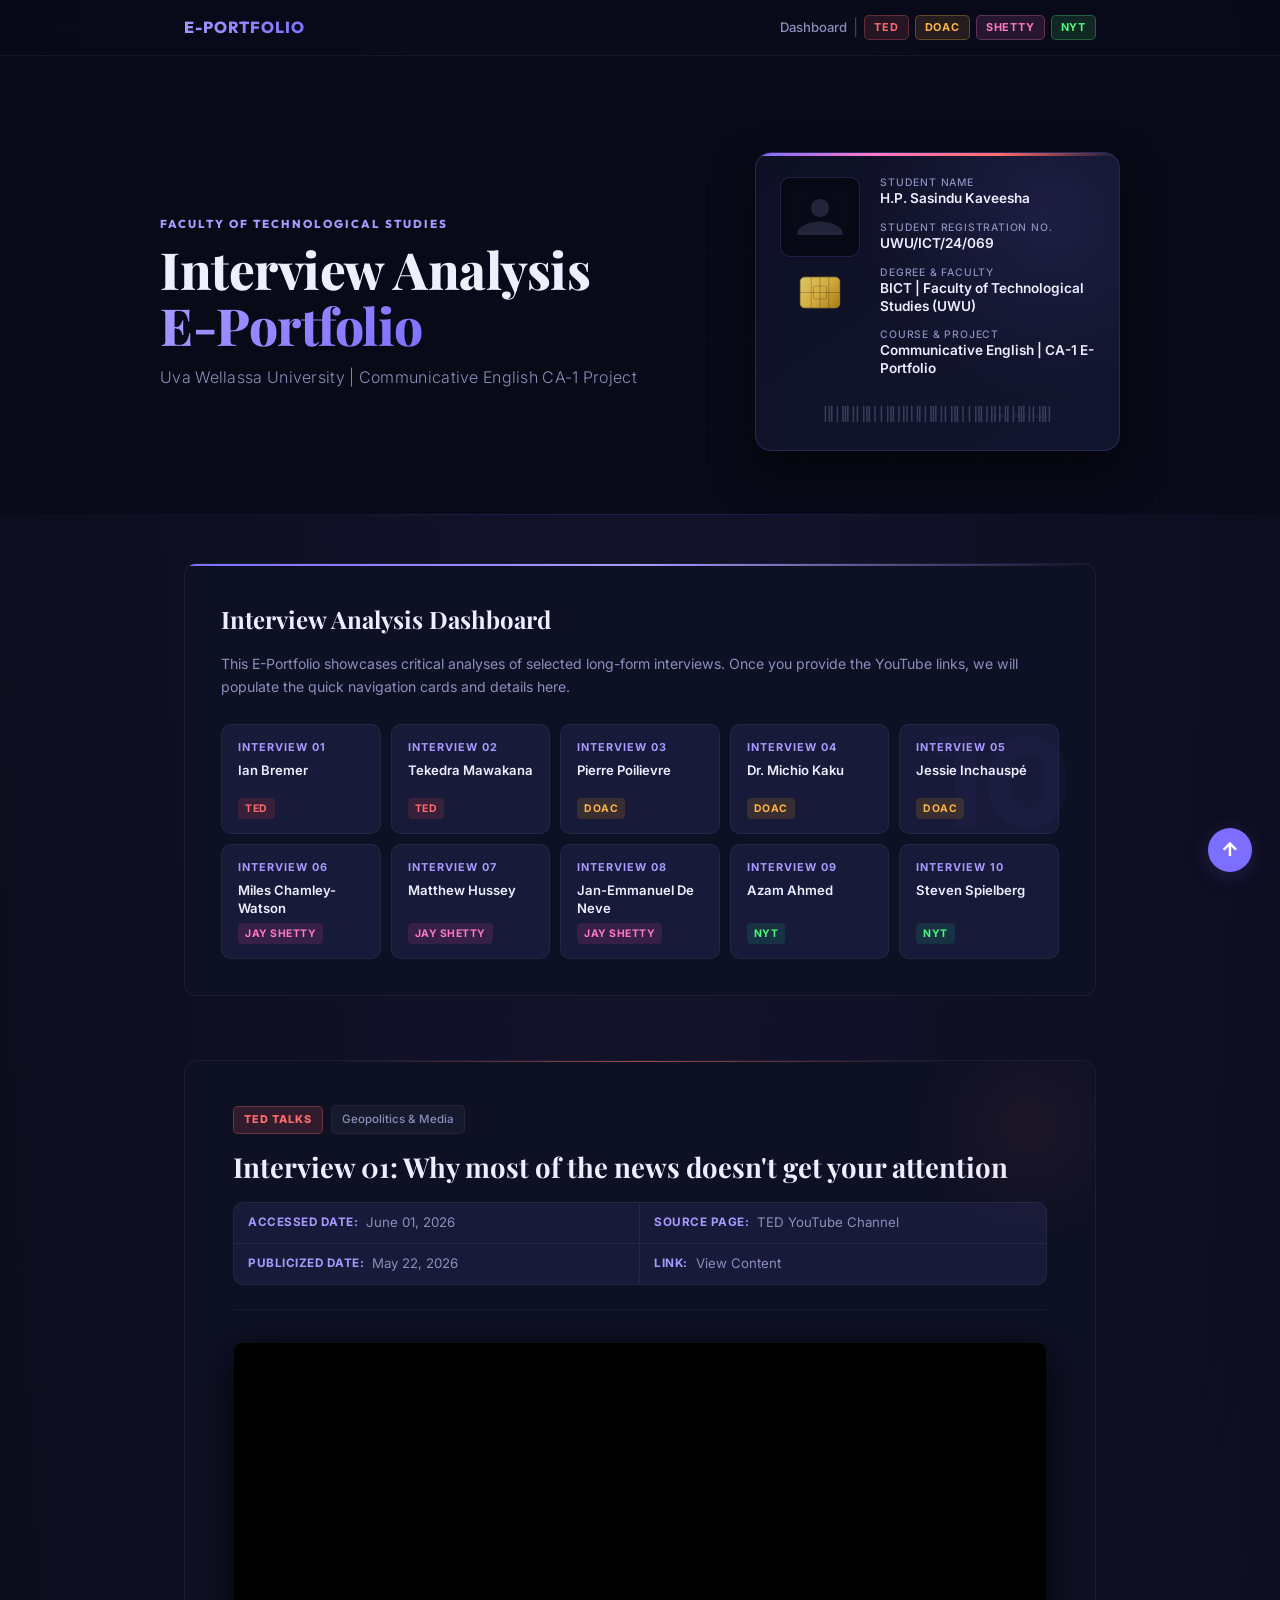
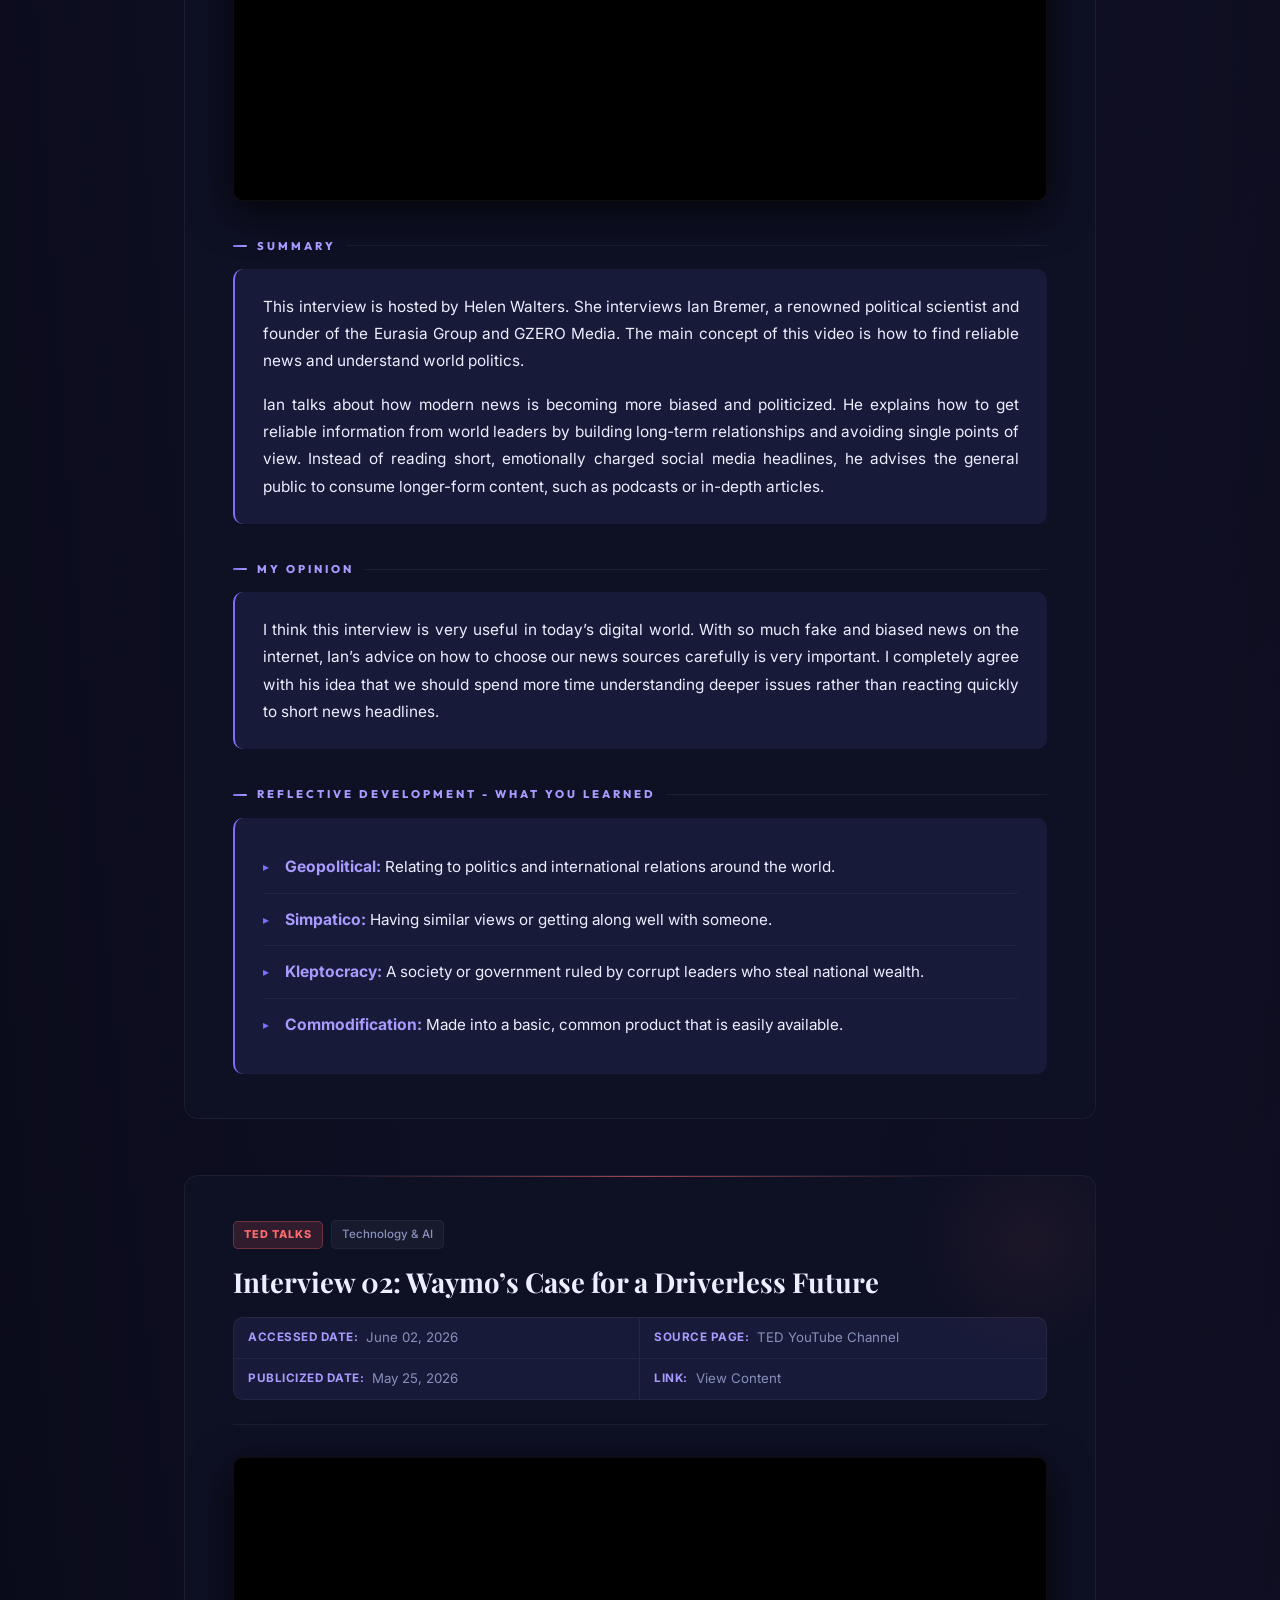
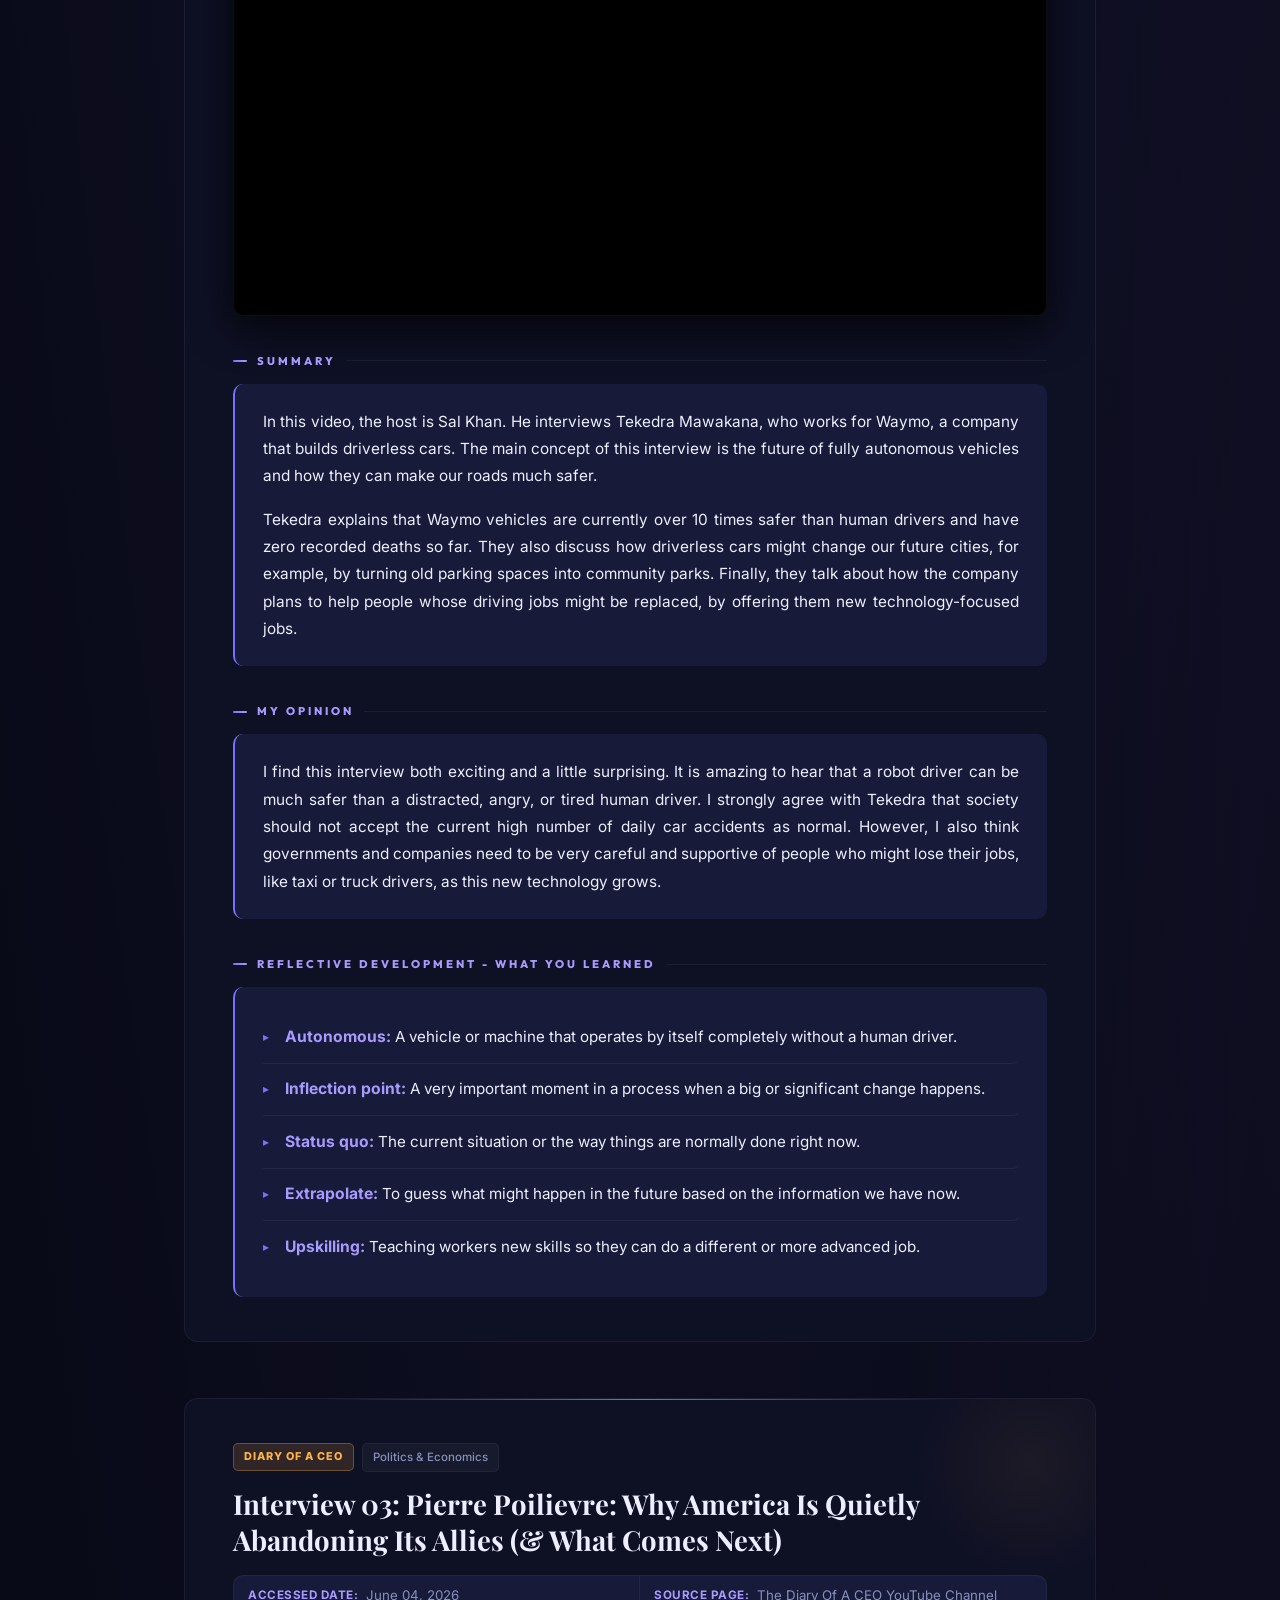
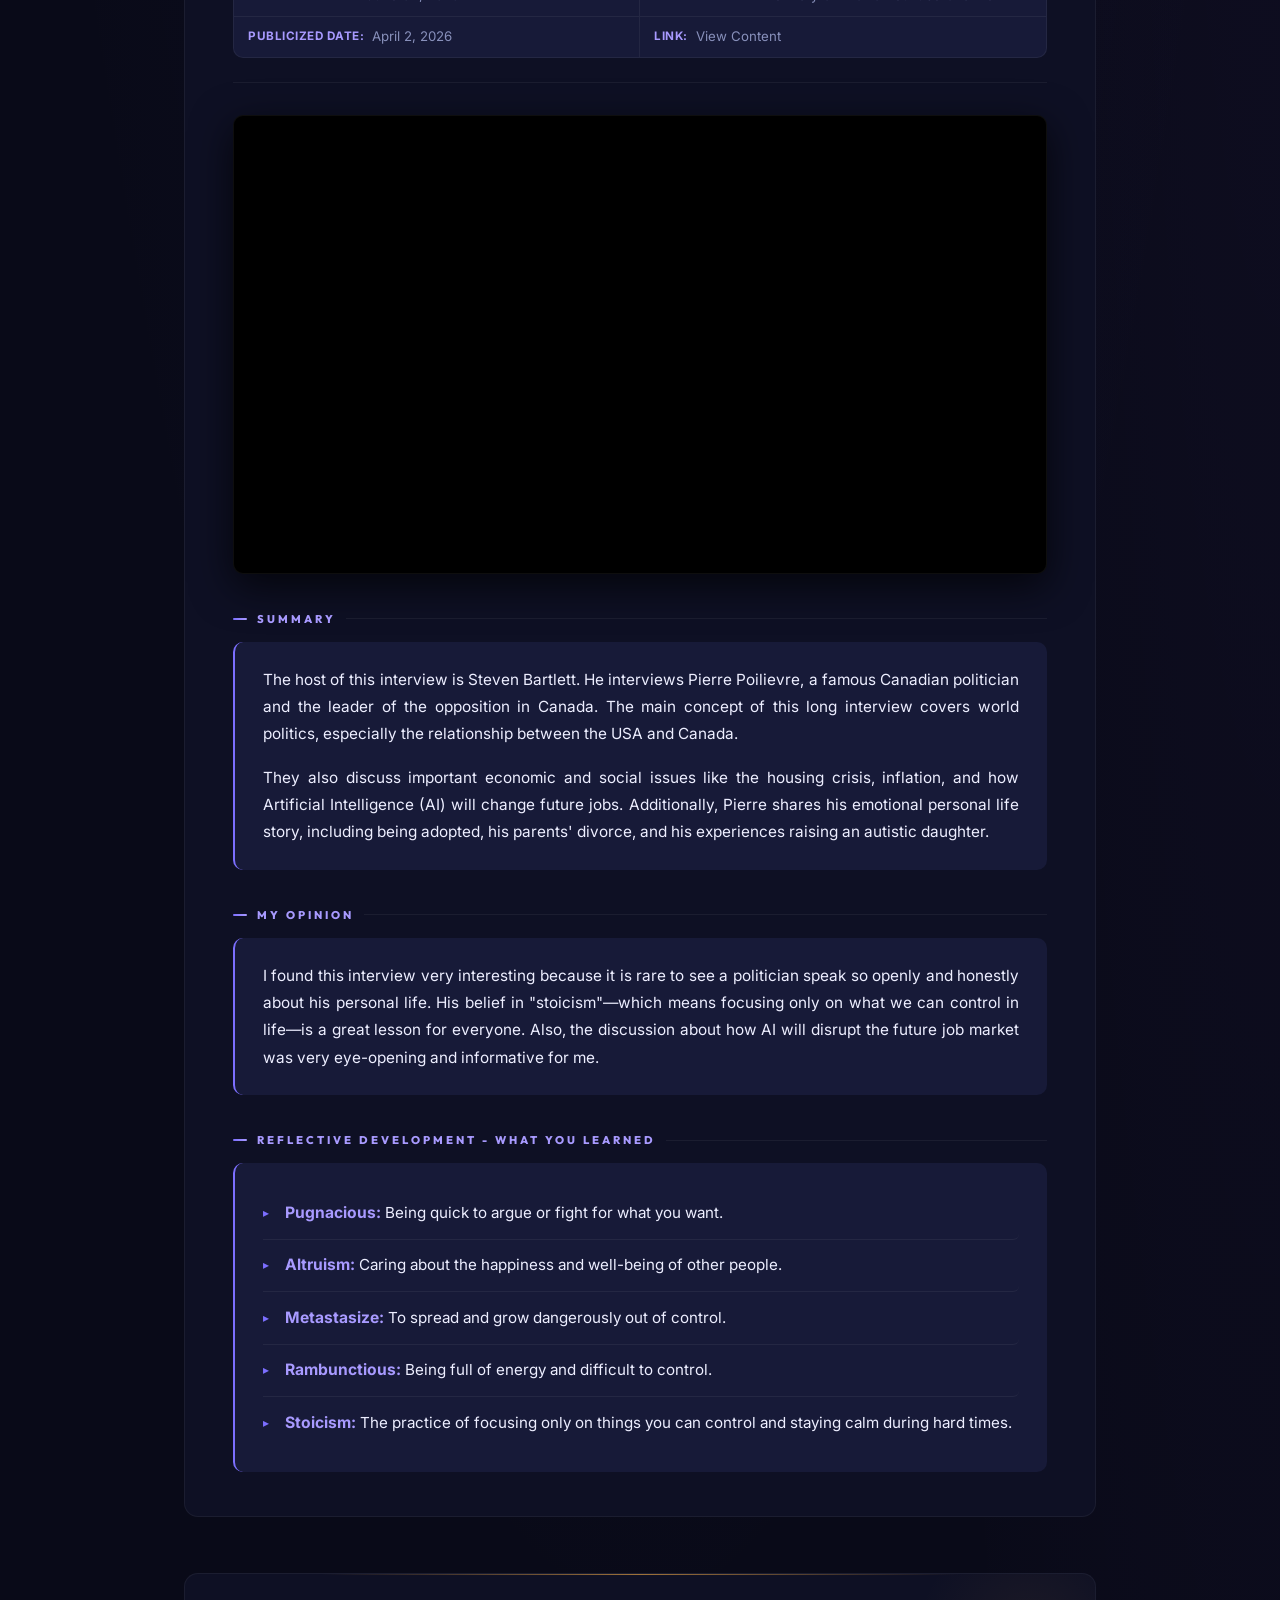
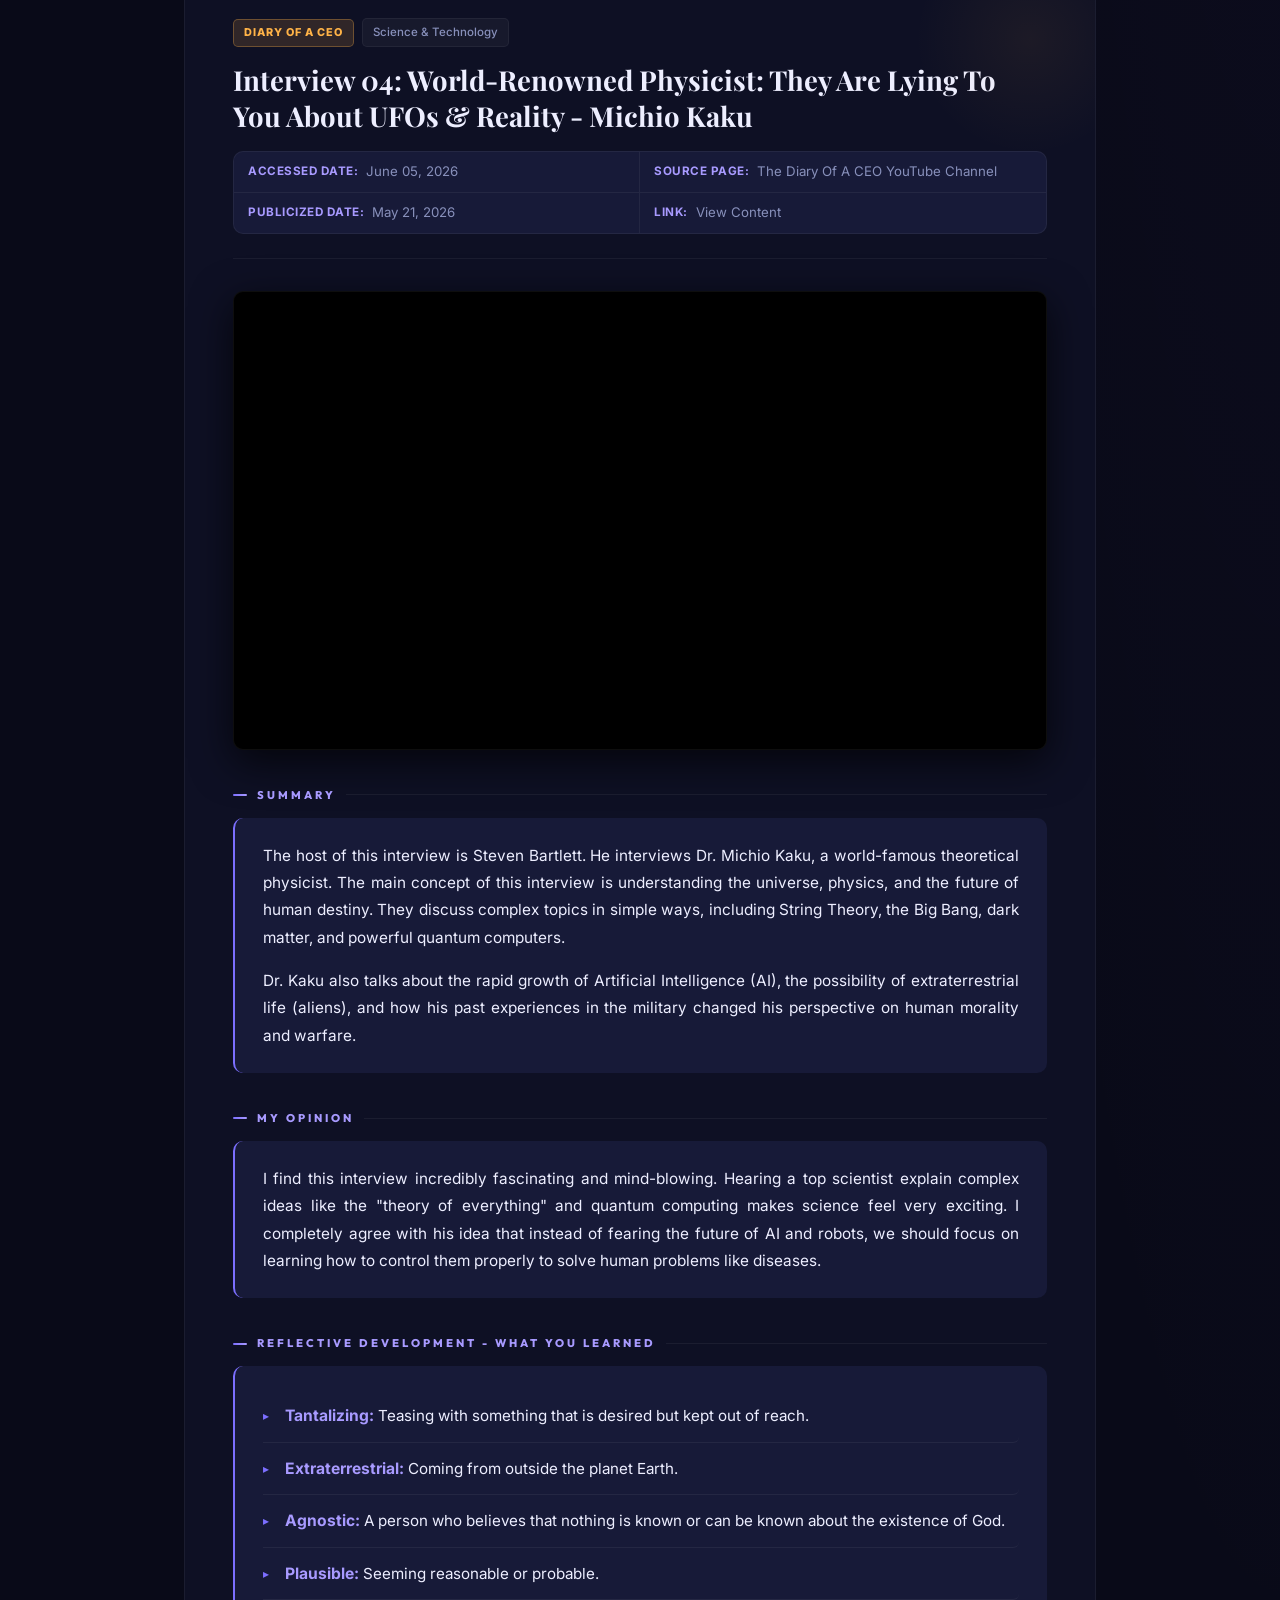
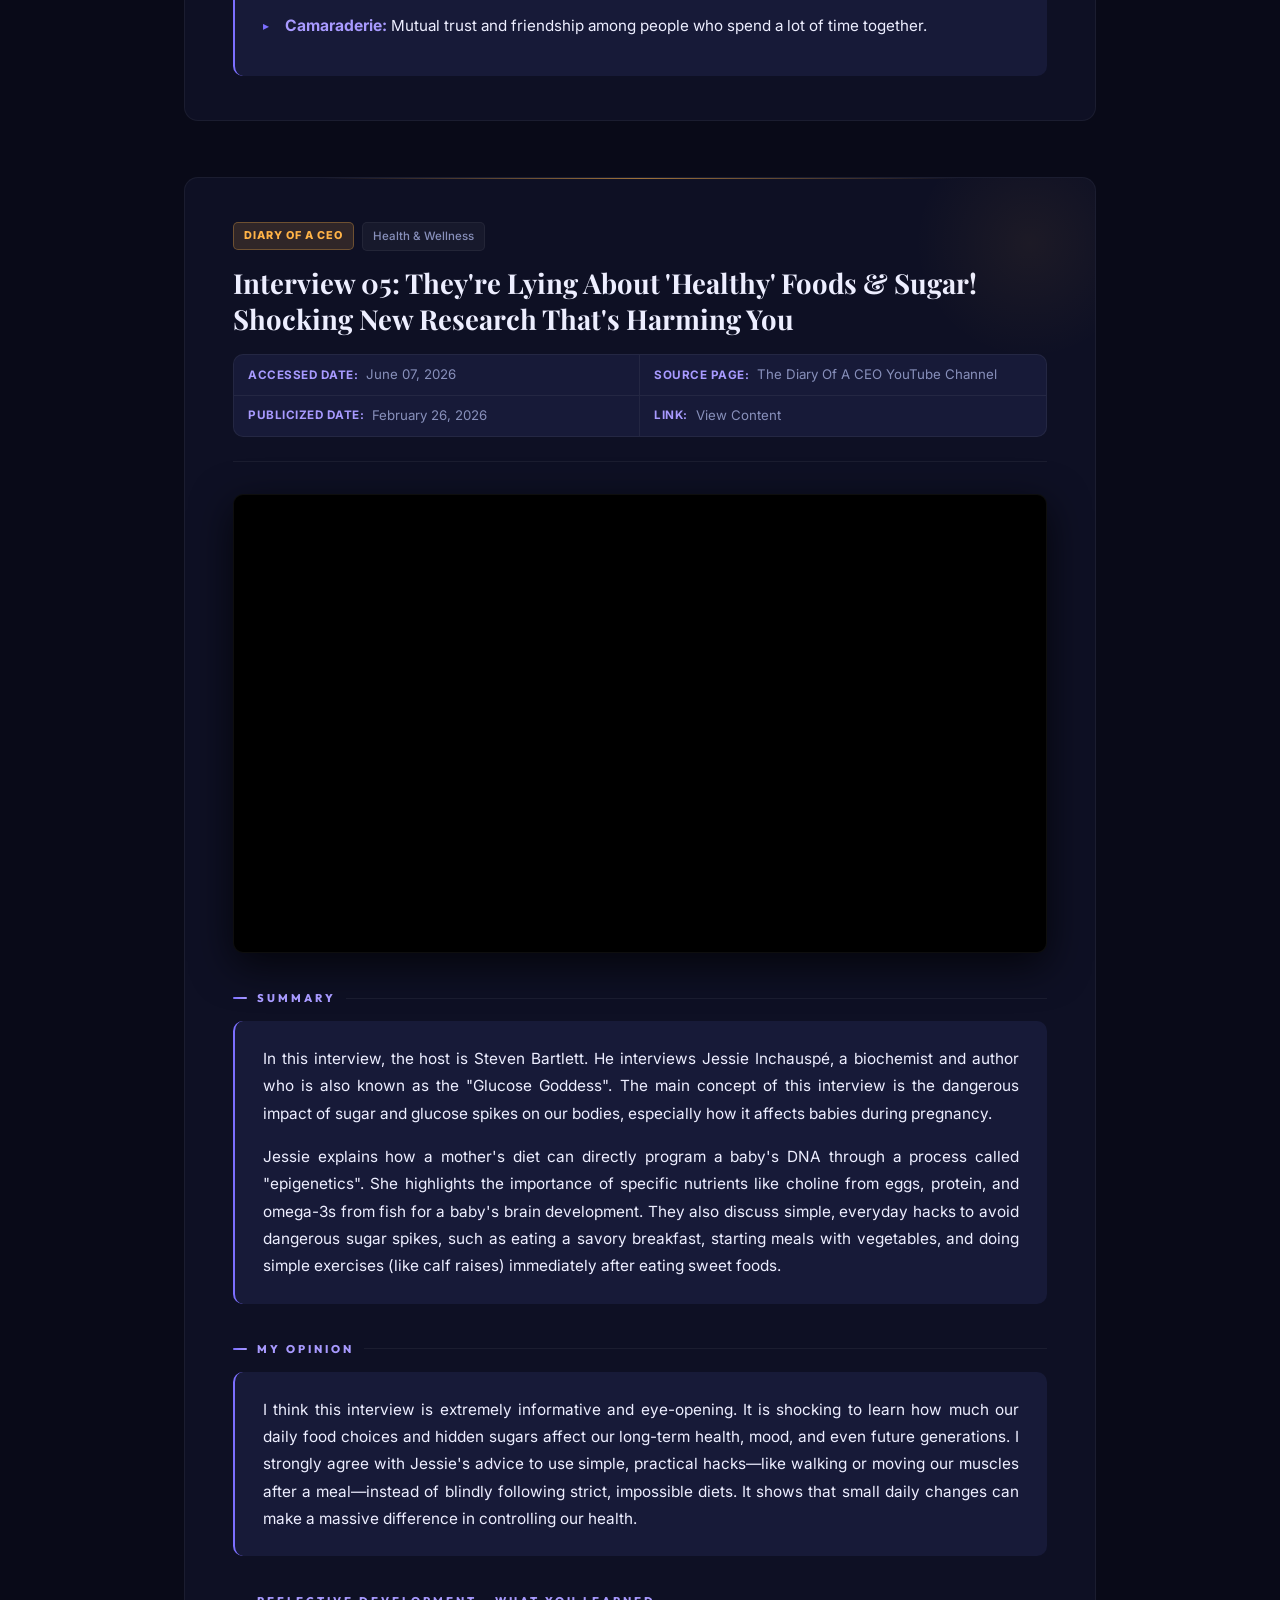
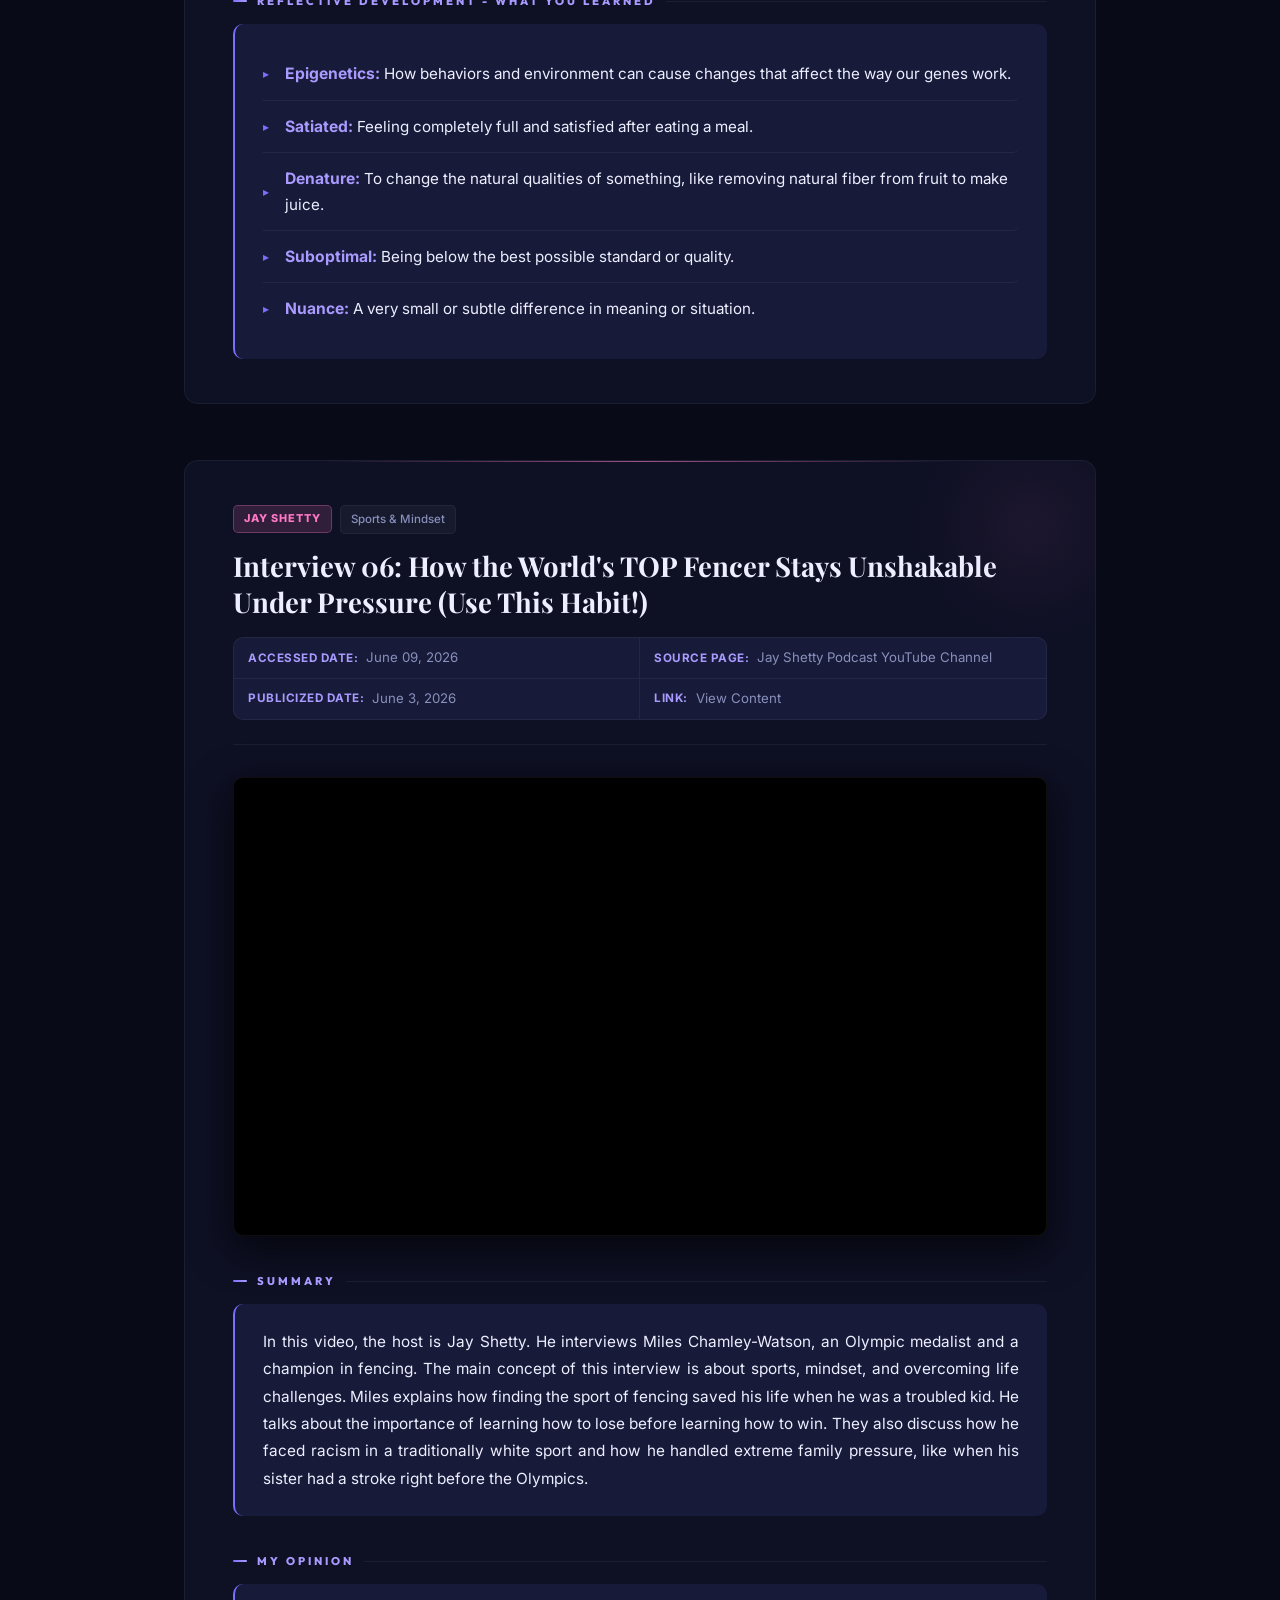
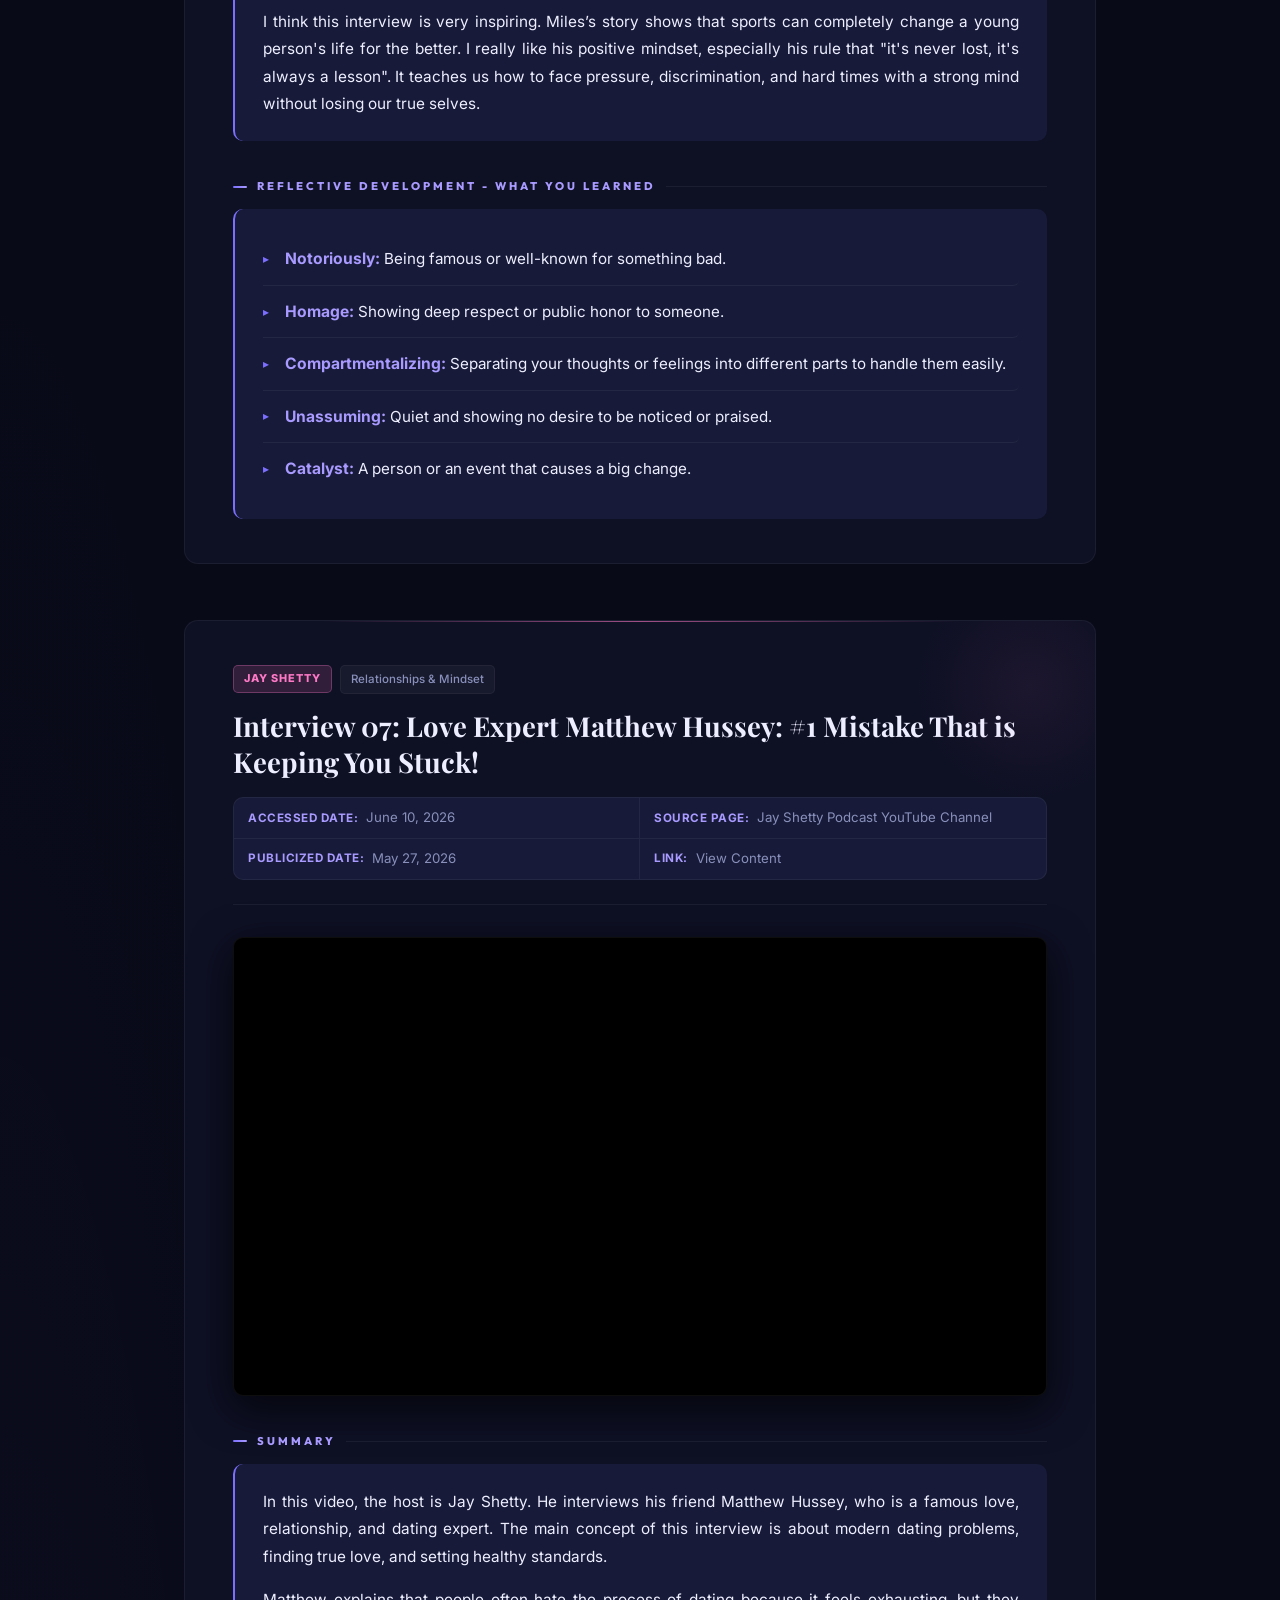
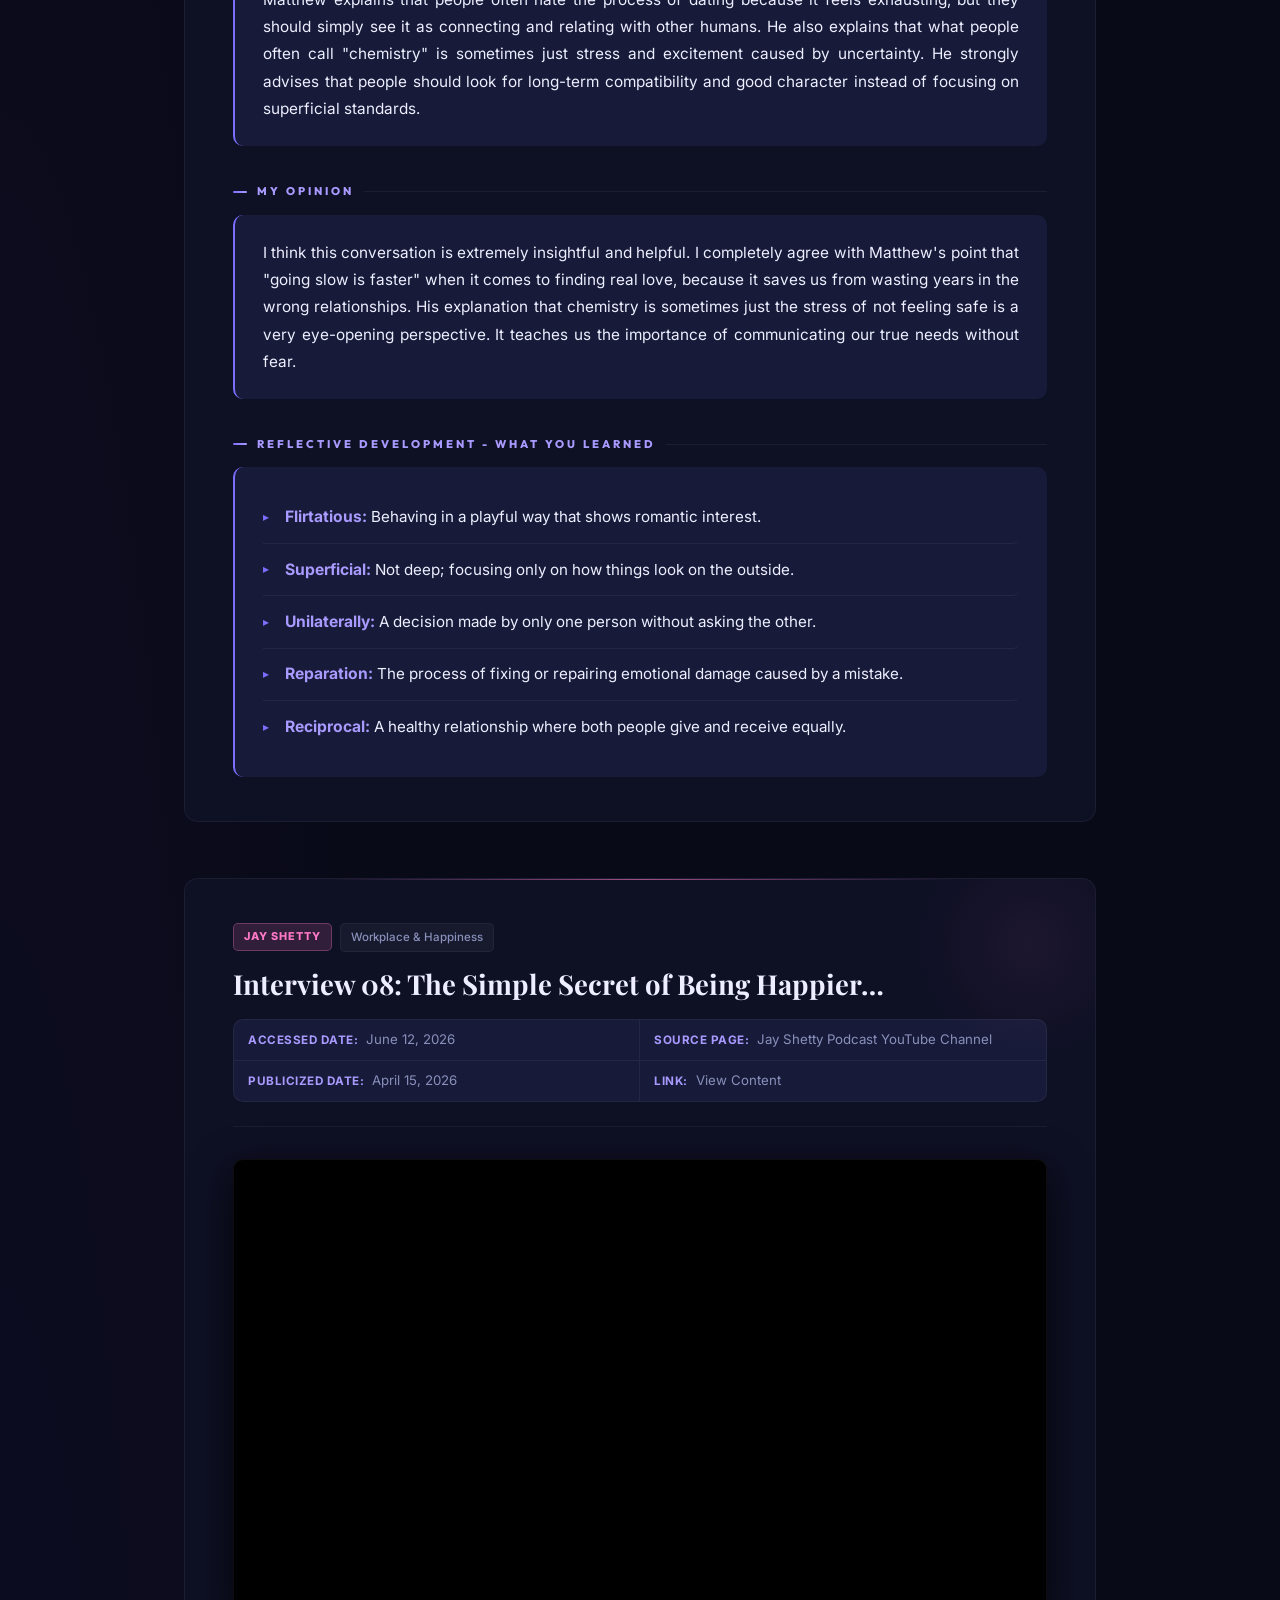
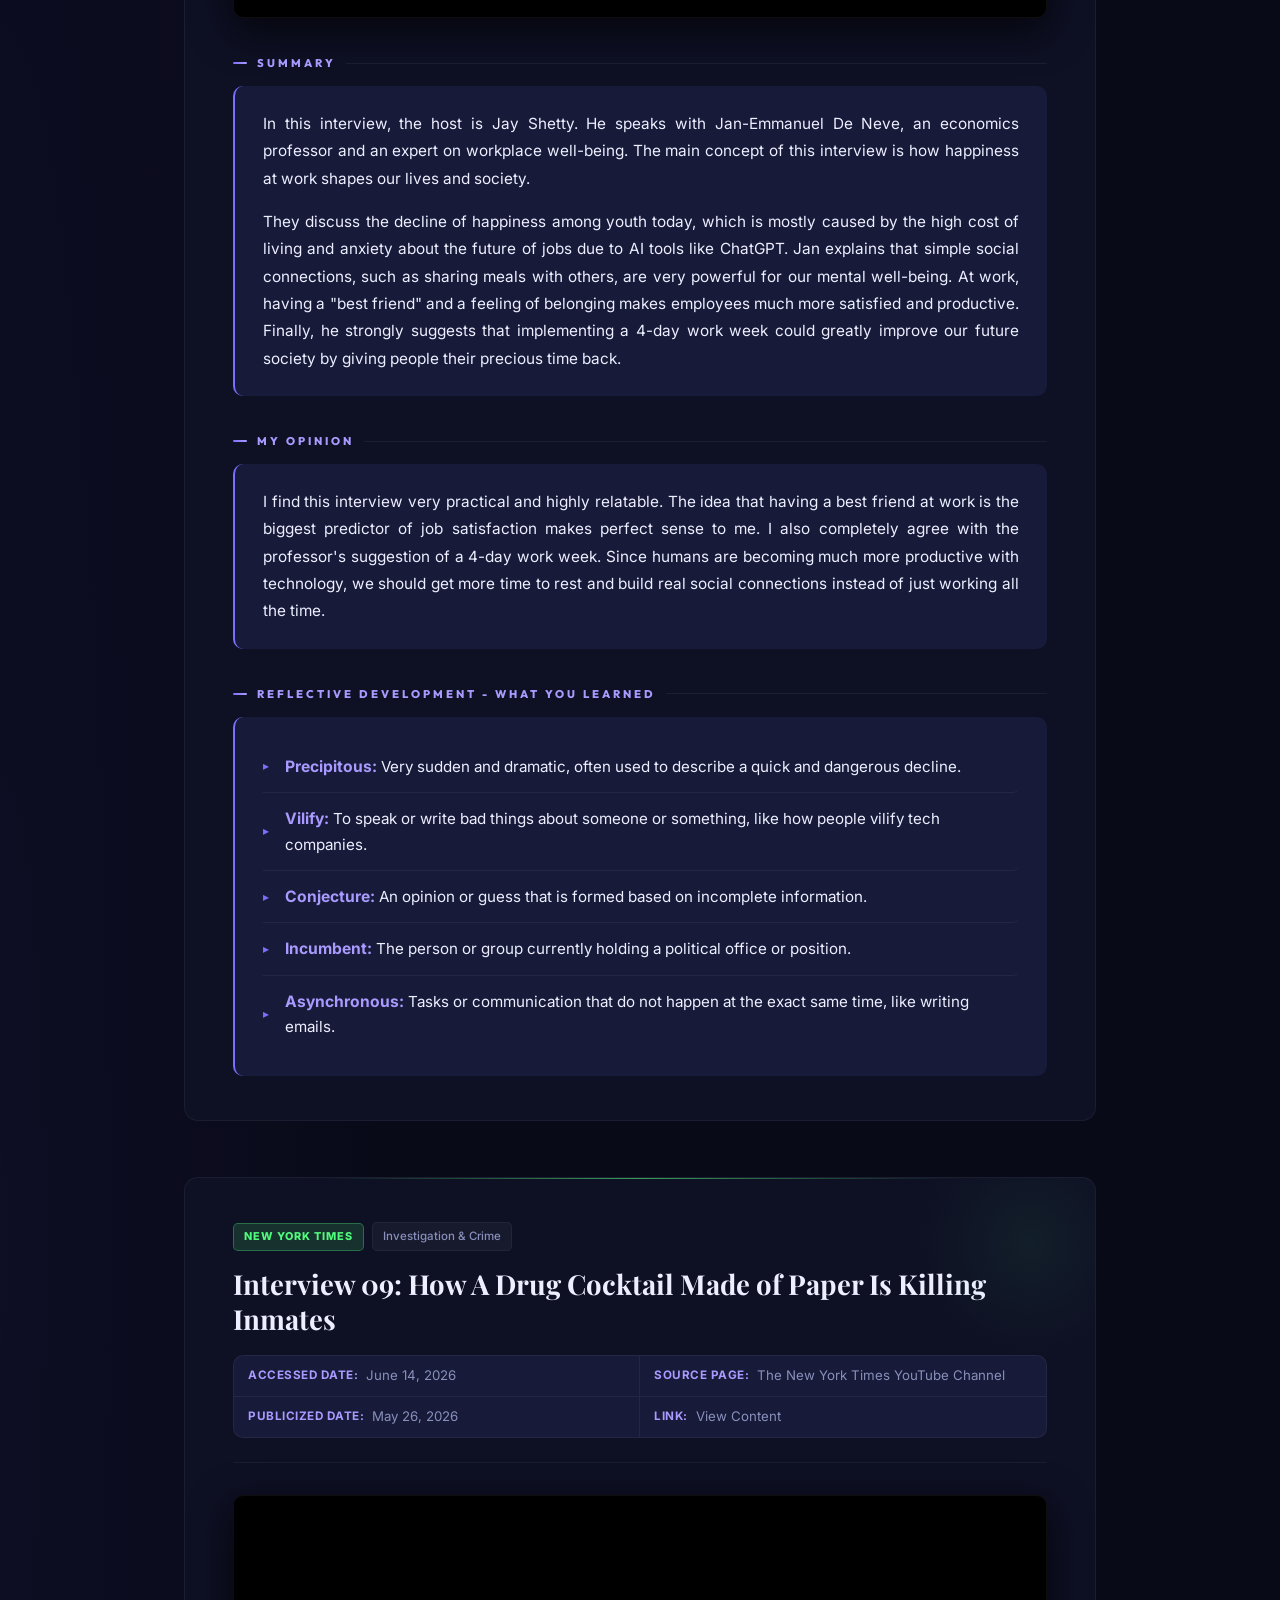
<file: index.html>
<!DOCTYPE html>
<html lang="en">

<head>
    <meta charset="UTF-8">
    <meta name="viewport" content="width=device-width, initial-scale=1.0">
    <title>Interview Analysis E-Portfolio</title>
    <!-- Import Premium Fonts -->
    <link rel="preconnect" href="https://fonts.googleapis.com">
    <link rel="preconnect" href="https://fonts.gstatic.com" crossorigin>
    <link
        href="https://fonts.googleapis.com/css2?family=Inter:wght@300;400;500;600;700&family=Outfit:wght@400;500;600;700;800&display=swap"
        rel="stylesheet">
    <link rel="stylesheet" href="styles.css">
</head>

<body>

    <!-- Sticky Navigation Bar -->
    <nav class="sticky-nav">
        <div class="nav-container">
            <a href="#" class="nav-logo">E-Portfolio</a>
            <div class="quick-links">
                <a href="#nav-grid" class="nav-link">Dashboard</a>
                <span class="nav-separator">|</span>
                <a href="#interview-01" class="nav-link-badge ted">TED</a>
                <a href="#interview-03" class="nav-link-badge doac">DOAC</a>
                <a href="#interview-06" class="nav-link-badge shetty">Shetty</a>
                <a href="#interview-09" class="nav-link-badge nyt">NYT</a>
            </div>
        </div>
    </nav>

    <!-- Back to Top Button -->
    <a href="#" class="back-to-top" title="Go to Top">↑</a>

    <header class="hero-header">
        <div class="header-grid">
            <div class="header-left">
                <div class="header-pretitle">Faculty of Technological Studies</div>
                <h1 class="header-title">Interview Analysis <span>E-Portfolio</span></h1>
                <p class="header-subtitle">Uva Wellassa University | Communicative English CA-1 Project</p>
            </div>
            <div class="header-right">
                <!-- Redesigned Smart ID Student Card -->
                <div class="student-id-card">
                    <div class="card-glow-overlay"></div>
                    <div class="card-header-accent"></div>
                    <div class="card-body">
                        <div class="card-visuals">
                            <!-- SVG Student Avatar Silhouette -->
                            <div class="avatar-container">
                                <svg class="avatar-svg" viewBox="0 0 24 24" fill="none"
                                    xmlns="http://www.w3.org/2000/svg">
                                    <path
                                        d="M12 12C14.21 12 16 10.21 16 8C16 5.79 14.21 4 12 4C9.79 4 8 5.79 8 8C8 10.21 9.79 12 12 12Z"
                                        fill="currentColor" opacity="0.35" />
                                    <path d="M12 14C8.67 14 2 15.67 2 19V20H22V19C22 15.67 15.33 14 12 14Z"
                                        fill="currentColor" opacity="0.35" />
                                </svg>
                            </div>
                            <!-- SVG Smart Card Gold Chip -->
                            <div class="gold-chip">
                                <svg class="chip-svg" viewBox="0 0 100 80" fill="none"
                                    xmlns="http://www.w3.org/2000/svg">
                                    <rect x="5" y="5" width="90" height="70" rx="10" fill="url(#chipGradient)"
                                        stroke="rgba(212,175,55,0.8)" stroke-width="2" />
                                    <path d="M50 5V75" stroke="rgba(0,0,0,0.25)" stroke-width="2" />
                                    <path d="M5 40H95" stroke="rgba(0,0,0,0.25)" stroke-width="2" />
                                    <path d="M30 5V40" stroke="rgba(0,0,0,0.25)" stroke-width="2" />
                                    <path d="M70 5V40" stroke="rgba(0,0,0,0.25)" stroke-width="2" />
                                    <path d="M30 40V75" stroke="rgba(0,0,0,0.25)" stroke-width="2" />
                                    <path d="M70 40V75" stroke="rgba(0,0,0,0.25)" stroke-width="2" />
                                    <rect x="35" y="25" width="30" height="30" rx="4" fill="none"
                                        stroke="rgba(0,0,0,0.25)" stroke-width="2" />
                                    <defs>
                                        <linearGradient id="chipGradient" x1="0" y1="0" x2="100" y2="80"
                                            gradientUnits="userSpaceOnUse">
                                            <stop stop-color="#ffe875" />
                                            <stop offset="0.5" stop-color="#f7c844" />
                                            <stop offset="1" stop-color="#b8860b" />
                                        </linearGradient>
                                    </defs>
                                </svg>
                            </div>
                        </div>
                        <div class="card-details">
                            <div class="student-info-item">
                                <span>Student Name</span>
                                <strong>H.P. Sasindu Kaveesha</strong>
                            </div>
                            <div class="student-info-item">
                                <span>Student Registration No.</span>
                                <strong>UWU/ICT/24/069</strong>
                            </div>
                            <div class="student-info-item">
                                <span>Degree & Faculty</span>
                                <strong>BICT | Faculty of Technological Studies (UWU)</strong>
                            </div>
                            <div class="student-info-item">
                                <span>Course & Project</span>
                                <strong>Communicative English | CA-1 E-Portfolio</strong>
                            </div>
                            <!-- <div class="student-info-item">
                                <span>Submission Registry</span>
                                <strong>VLE | By June 20th 2026, 10:00 AM</strong>
                            </div> -->
                        </div>
                    </div>
                    <!-- Decorative Barcode at the Bottom -->
                    <div class="card-barcode">
                        <svg class="barcode-svg" viewBox="0 0 300 30" fill="none" xmlns="http://www.w3.org/2000/svg">
                            <rect width="300" height="30" fill="transparent" />
                            <path
                                d="M10 5V25M15 5V25M18 5V25M25 5V25M32 5V25M35 5V25M38 5V25M45 5V25M50 5V25M58 5V25M62 5V25M65 5V25M72 5V25M80 5V25M88 5V25M92 5V25M95 5V25M102 5V25M108 5V25M112 5V25M118 5V25M125 5V25M128 5V25M135 5V25M142 5V25M145 5V25M148 5V25M155 5V25M160 5V25M168 5V25M172 5V25M175 5V25M182 5V25M190 5V25M198 5V25M202 5V25M205 5V25M212 5V25M218 5V25M222 5V25M228 5V25M235 5V25M238 5V25M245 5V25M252 5V25M255 5V25M258 5V25M265 5V25M270 5V25M278 5V25M282 5V25M285 5V25M290 5V25"
                                stroke="currentColor" stroke-width="1.8" />
                            <text x="220" y="20" fill="currentColor" opacity="0.4" font-family="'Outfit', sans-serif"
                                font-size="7" font-weight="700" letter-spacing="1">UWU-FOT-2026</text>
                        </svg>
                    </div>
                </div>
            </div>
        </div>
    </header>

    <main>

        <!-- ========================================== -->
        <!-- DASHBOARD & QUICK NAVIGATION GRID          -->
        <!-- ========================================== -->
        <section class="dashboard-section">
            <h2 class="dashboard-title">Interview Analysis Dashboard</h2>
            <p class="dashboard-desc">This E-Portfolio showcases critical analyses of selected long-form interviews.
                Once you provide the YouTube links, we will populate the quick navigation cards and details here.</p>
            <div class="nav-grid" id="nav-grid">
                <a href="#interview-01" class="nav-card">
                    <span class="nav-num">Interview 01</span>
                    <span class="nav-name">Ian Bremer</span>
                    <span class="nav-badge"
                        style="background: rgba(239, 68, 68, 0.15); color: var(--color-ted);">TED</span>
                </a>
                <a href="#interview-02" class="nav-card">
                    <span class="nav-num">Interview 02</span>
                    <span class="nav-name">Tekedra Mawakana</span>
                    <span class="nav-badge"
                        style="background: rgba(239, 68, 68, 0.15); color: var(--color-ted);">TED</span>
                </a>
                <a href="#interview-03" class="nav-card">
                    <span class="nav-num">Interview 03</span>
                    <span class="nav-name">Pierre Poilievre</span>
                    <span class="nav-badge"
                        style="background: rgba(245, 158, 11, 0.15); color: var(--color-doac);">DOAC</span>
                </a>
                <a href="#interview-04" class="nav-card">
                    <span class="nav-num">Interview 04</span>
                    <span class="nav-name">Dr. Michio Kaku</span>
                    <span class="nav-badge"
                        style="background: rgba(245, 158, 11, 0.15); color: var(--color-doac);">DOAC</span>
                </a>
                <a href="#interview-05" class="nav-card">
                    <span class="nav-num">Interview 05</span>
                    <span class="nav-name">Jessie Inchauspé</span>
                    <span class="nav-badge"
                        style="background: rgba(245, 158, 11, 0.15); color: var(--color-doac);">DOAC</span>
                </a>
                <a href="#interview-06" class="nav-card">
                    <span class="nav-num">Interview 06</span>
                    <span class="nav-name">Miles Chamley-Watson</span>
                    <span class="nav-badge"
                        style="background: rgba(236, 72, 153, 0.15); color: var(--color-shetty);">Jay Shetty</span>
                </a>
                <a href="#interview-07" class="nav-card">
                    <span class="nav-num">Interview 07</span>
                    <span class="nav-name">Matthew Hussey</span>
                    <span class="nav-badge"
                        style="background: rgba(236, 72, 153, 0.15); color: var(--color-shetty);">Jay Shetty</span>
                </a>
                <a href="#interview-08" class="nav-card">
                    <span class="nav-num">Interview 08</span>
                    <span class="nav-name">Jan-Emmanuel De Neve</span>
                    <span class="nav-badge"
                        style="background: rgba(236, 72, 153, 0.15); color: var(--color-shetty);">Jay Shetty</span>
                </a>
                <a href="#interview-09" class="nav-card">
                    <span class="nav-num">Interview 09</span>
                    <span class="nav-name">Azam Ahmed</span>
                    <span class="nav-badge"
                        style="background: rgba(16, 185, 129, 0.15); color: var(--color-nyt);">NYT</span>
                </a>
                <a href="#interview-10" class="nav-card">
                    <span class="nav-num">Interview 10</span>
                    <span class="nav-name">Steven Spielberg</span>
                    <span class="nav-badge"
                        style="background: rgba(16, 185, 129, 0.15); color: var(--color-nyt);">NYT</span>
                </a>
            </div>
        </section>

        <!-- Interview articles will be added here -->
        <div id="interviews-container">
            <!-- ========================================== -->
            <!-- INTERVIEW CARD 01                          -->
            <!-- ========================================== -->
            <article class="portfolio-item" id="interview-01">
                <div class="item-header">
                    <div class="badge-row">
                        <span class="badge-channel ted">TED Talks</span>
                        <span class="badge-topic">Geopolitics & Media</span>
                    </div>
                    <h2 class="item-title">Interview 01: Why most of the news doesn't get your attention</h2>
                    <div class="item-meta">
                        <span><strong>Accessed Date:</strong> June 01, 2026</span>
                        <span><strong>Source Page:</strong> TED YouTube Channel</span>
                        <span><strong>Publicized Date:</strong> May 22, 2026</span>
                        <span><strong>Link:</strong> <a href="https://www.youtube.com/watch?v=BR7xdT_Xi5U"
                                target="_blank" style="color: var(--accent-color); text-decoration: none;">View
                                Content</a></span>
                    </div>
                </div>
                <div class="media-container">
                    <iframe src="https://www.youtube.com/embed/BR7xdT_Xi5U"
                        title="Why most of the news doesn't get your attention | TED Explains the World with Ian Bremmer"
                        allow="accelerometer; autoplay; clipboard-write; encrypted-media; gyroscope; picture-in-picture; web-share"
                        allowfullscreen loading="lazy"></iframe>
                </div>
                <div class="section-title">Summary</div>
                <div class="section-content">
                    <p>This interview is hosted by Helen Walters. She interviews Ian Bremer, a renowned political
                        scientist and founder of the Eurasia Group and GZERO Media. The main concept of this video is
                        how to find reliable news and understand world politics.</p>
                    <p>Ian talks about how modern news is becoming more biased and politicized. He explains how to get
                        reliable information from world leaders by building long-term relationships and avoiding single
                        points of view. Instead of reading short, emotionally charged social media headlines, he advises
                        the general public to consume longer-form content, such as podcasts or in-depth articles.</p>
                </div>
                <div class="section-title">My Opinion</div>
                <div class="section-content">
                    <p>I think this interview is very useful in today’s digital world. With so much fake and biased news
                        on the internet, Ian’s advice on how to choose our news sources carefully is very important. I
                        completely agree with his idea that we should spend more time understanding deeper issues rather
                        than reacting quickly to short news headlines.</p>
                </div>
                <div class="section-title">Reflective Development - What You Learned</div>
                <div class="section-content">
                    <ul class="vocabulary-list">
                        <li><strong>Geopolitical:</strong> Relating to politics and international relations around the
                            world.</li>
                        <li><strong>Simpatico:</strong> Having similar views or getting along well with someone.</li>
                        <li><strong>Kleptocracy:</strong> A society or government ruled by corrupt leaders who steal
                            national wealth.</li>
                        <li><strong>Commodification:</strong> Made into a basic, common product that is easily
                            available.</li>
                    </ul>
                </div>
            </article>

            <!-- ========================================== -->
            <!-- INTERVIEW CARD 02                          -->
            <!-- ========================================== -->
            <article class="portfolio-item" id="interview-02">
                <div class="item-header">
                    <div class="badge-row">
                        <span class="badge-channel ted">TED Talks</span>
                        <span class="badge-topic">Technology & AI</span>
                    </div>
                    <h2 class="item-title">Interview 02: Waymo’s Case for a Driverless Future</h2>
                    <div class="item-meta">
                        <span><strong>Accessed Date:</strong> June 02, 2026</span>
                        <span><strong>Source Page:</strong> TED YouTube Channel</span>
                        <span><strong>Publicized Date:</strong> May 25, 2026</span>
                        <span><strong>Link:</strong> <a href="https://www.youtube.com/watch?v=Gqy1E5piq1w"
                                target="_blank" style="color: var(--accent-color); text-decoration: none;">View
                                Content</a></span>
                    </div>
                </div>
                <div class="media-container">
                    <iframe src="https://www.youtube.com/embed/Gqy1E5piq1w"
                        title="Waymo’s Case for a Driverless Future | Tekedra Mawakana, Sal Khan | TED"
                        allow="accelerometer; autoplay; clipboard-write; encrypted-media; gyroscope; picture-in-picture; web-share"
                        allowfullscreen loading="lazy"></iframe>
                </div>
                <div class="section-title">Summary</div>
                <div class="section-content">
                    <p>In this video, the host is Sal Khan. He interviews Tekedra Mawakana, who works for Waymo, a
                        company that builds driverless cars. The main concept of this interview is the future of fully
                        autonomous vehicles and how they can make our roads much safer.</p>
                    <p>Tekedra explains that Waymo vehicles are currently over 10 times safer than human drivers and
                        have zero recorded deaths so far. They also discuss how driverless cars might change our future
                        cities, for example, by turning old parking spaces into community parks. Finally, they talk
                        about how the company plans to help people whose driving jobs might be replaced, by offering
                        them new technology-focused jobs.</p>
                </div>
                <div class="section-title">My Opinion</div>
                <div class="section-content">
                    <p>I find this interview both exciting and a little surprising. It is amazing to hear that a robot
                        driver can be much safer than a distracted, angry, or tired human driver. I strongly agree with
                        Tekedra that society should not accept the current high number of daily car accidents as normal.
                        However, I also think governments and companies need to be very careful and supportive of people
                        who might lose their jobs, like taxi or truck drivers, as this new technology grows.</p>
                </div>
                <div class="section-title">Reflective Development - What You Learned</div>
                <div class="section-content">
                    <ul class="vocabulary-list">
                        <li><strong>Autonomous:</strong> A vehicle or machine that operates by itself completely without
                            a human driver.</li>
                        <li><strong>Inflection point:</strong> A very important moment in a process when a big or
                            significant change happens.</li>
                        <li><strong>Status quo:</strong> The current situation or the way things are normally done right
                            now.</li>
                        <li><strong>Extrapolate:</strong> To guess what might happen in the future based on the
                            information we have now.</li>
                        <li><strong>Upskilling:</strong> Teaching workers new skills so they can do a different or more
                            advanced job.</li>
                    </ul>
                </div>
            </article>

            <!-- ========================================== -->
            <!-- INTERVIEW CARD 03                          -->
            <!-- ========================================== -->
            <article class="portfolio-item" id="interview-03">
                <div class="item-header">
                    <div class="badge-row">
                        <span class="badge-channel doac">Diary of a CEO</span>
                        <span class="badge-topic">Politics & Economics</span>
                    </div>
                    <h2 class="item-title">Interview 03: Pierre Poilievre: Why America Is Quietly Abandoning Its Allies
                        (& What Comes Next)</h2>
                    <div class="item-meta">
                        <span><strong>Accessed Date:</strong> June 04, 2026</span>
                        <span><strong>Source Page:</strong> The Diary Of A CEO YouTube Channel</span>
                        <span><strong>Publicized Date:</strong> April 2, 2026</span>
                        <span><strong>Link:</strong> <a href="https://www.youtube.com/watch?v=9JxaESJIGO0"
                                target="_blank" style="color: var(--accent-color); text-decoration: none;">View
                                Content</a></span>
                    </div>
                </div>
                <div class="media-container">
                    <iframe src="https://www.youtube.com/embed/9JxaESJIGO0"
                        title="Pierre Poilievre: Why America Is Quietly Abandoning Its Allies (& What Comes Next)"
                        allow="accelerometer; autoplay; clipboard-write; encrypted-media; gyroscope; picture-in-picture; web-share"
                        allowfullscreen loading="lazy"></iframe>
                </div>
                <div class="section-title">Summary</div>
                <div class="section-content">
                    <p>The host of this interview is Steven Bartlett. He interviews Pierre Poilievre, a famous Canadian
                        politician and the leader of the opposition in Canada. The main concept of this long interview
                        covers world politics, especially the relationship between the USA and Canada.</p>
                    <p>They also discuss important economic and social issues like the housing crisis, inflation, and
                        how Artificial Intelligence (AI) will change future jobs. Additionally, Pierre shares his
                        emotional personal life story, including being adopted, his parents' divorce, and his
                        experiences raising an autistic daughter.</p>
                </div>
                <div class="section-title">My Opinion</div>
                <div class="section-content">
                    <p>I found this interview very interesting because it is rare to see a politician speak so openly
                        and honestly about his personal life. His belief in "stoicism"—which means focusing only on what
                        we can control in life—is a great lesson for everyone. Also, the discussion about how AI will
                        disrupt the future job market was very eye-opening and informative for me.</p>
                </div>
                <div class="section-title">Reflective Development - What You Learned</div>
                <div class="section-content">
                    <ul class="vocabulary-list">
                        <li><strong>Pugnacious:</strong> Being quick to argue or fight for what you want.</li>
                        <li><strong>Altruism:</strong> Caring about the happiness and well-being of other people.</li>
                        <li><strong>Metastasize:</strong> To spread and grow dangerously out of control.</li>
                        <li><strong>Rambunctious:</strong> Being full of energy and difficult to control.</li>
                        <li><strong>Stoicism:</strong> The practice of focusing only on things you can control and
                            staying calm during hard times.</li>
                    </ul>
                </div>
            </article>

            <!-- ========================================== -->
            <!-- INTERVIEW CARD 04                          -->
            <!-- ========================================== -->
            <article class="portfolio-item" id="interview-04">
                <div class="item-header">
                    <div class="badge-row">
                        <span class="badge-channel doac">Diary of a CEO</span>
                        <span class="badge-topic">Science & Technology</span>
                    </div>
                    <h2 class="item-title">Interview 04: World-Renowned Physicist: They Are Lying To You About UFOs &
                        Reality - Michio Kaku</h2>
                    <div class="item-meta">
                        <span><strong>Accessed Date:</strong> June 05, 2026</span>
                        <span><strong>Source Page:</strong> The Diary Of A CEO YouTube Channel</span>
                        <span><strong>Publicized Date:</strong> May 21, 2026</span>
                        <span><strong>Link:</strong> <a href="https://www.youtube.com/watch?v=opB7_JXL0LA"
                                target="_blank" style="color: var(--accent-color); text-decoration: none;">View
                                Content</a></span>
                    </div>
                </div>
                <div class="media-container">
                    <iframe src="https://www.youtube.com/embed/opB7_JXL0LA"
                        title="World-Renowned Physicist: They Are Lying To You About UFOs & Reality - Michio Kaku"
                        allow="accelerometer; autoplay; clipboard-write; encrypted-media; gyroscope; picture-in-picture; web-share"
                        allowfullscreen loading="lazy"></iframe>
                </div>
                <div class="section-title">Summary</div>
                <div class="section-content">
                    <p>The host of this interview is Steven Bartlett. He interviews Dr. Michio Kaku, a world-famous
                        theoretical physicist. The main concept of this interview is understanding the universe,
                        physics, and the future of human destiny. They discuss complex topics in simple ways, including
                        String Theory, the Big Bang, dark matter, and powerful quantum computers.</p>
                    <p>Dr. Kaku also talks about the rapid growth of Artificial Intelligence (AI), the possibility of
                        extraterrestrial life (aliens), and how his past experiences in the military changed his
                        perspective on human morality and warfare.</p>
                </div>
                <div class="section-title">My Opinion</div>
                <div class="section-content">
                    <p>I find this interview incredibly fascinating and mind-blowing. Hearing a top scientist explain
                        complex ideas like the "theory of everything" and quantum computing makes science feel very
                        exciting. I completely agree with his idea that instead of fearing the future of AI and robots,
                        we should focus on learning how to control them properly to solve human problems like diseases.
                    </p>
                </div>
                <div class="section-title">Reflective Development - What You Learned</div>
                <div class="section-content">
                    <ul class="vocabulary-list">
                        <li><strong>Tantalizing:</strong> Teasing with something that is desired but kept out of reach.
                        </li>
                        <li><strong>Extraterrestrial:</strong> Coming from outside the planet Earth.</li>
                        <li><strong>Agnostic:</strong> A person who believes that nothing is known or can be known about
                            the existence of God.</li>
                        <li><strong>Plausible:</strong> Seeming reasonable or probable.</li>
                        <li><strong>Camaraderie:</strong> Mutual trust and friendship among people who spend a lot of
                            time together.</li>
                    </ul>
                </div>
            </article>

            <!-- ========================================== -->
            <!-- INTERVIEW CARD 05                          -->
            <!-- ========================================== -->
            <article class="portfolio-item" id="interview-05">
                <div class="item-header">
                    <div class="badge-row">
                        <span class="badge-channel doac">Diary of a CEO</span>
                        <span class="badge-topic">Health & Wellness</span>
                    </div>
                    <h2 class="item-title">Interview 05: They're Lying About 'Healthy' Foods & Sugar! Shocking New
                        Research That's Harming You</h2>
                    <div class="item-meta">
                        <span><strong>Accessed Date:</strong> June 07, 2026</span>
                        <span><strong>Source Page:</strong> The Diary Of A CEO YouTube Channel</span>
                        <span><strong>Publicized Date:</strong> February 26, 2026</span>
                        <span><strong>Link:</strong> <a href="https://www.youtube.com/watch?v=Xm_PHZXGe-w"
                                target="_blank" style="color: var(--accent-color); text-decoration: none;">View
                                Content</a></span>
                    </div>
                </div>
                <div class="media-container">
                    <iframe src="https://www.youtube.com/embed/Xm_PHZXGe-w"
                        title="They're Lying About 'Healthy' Foods & Sugar! Shocking New Research That's Harming You"
                        allow="accelerometer; autoplay; clipboard-write; encrypted-media; gyroscope; picture-in-picture; web-share"
                        allowfullscreen loading="lazy"></iframe>
                </div>
                <div class="section-title">Summary</div>
                <div class="section-content">
                    <p>In this interview, the host is Steven Bartlett. He interviews Jessie Inchauspé, a biochemist and
                        author who is also known as the "Glucose Goddess". The main concept of this interview is the
                        dangerous impact of sugar and glucose spikes on our bodies, especially how it affects babies
                        during pregnancy.</p>
                    <p>Jessie explains how a mother's diet can directly program a baby's DNA through a process called
                        "epigenetics". She highlights the importance of specific nutrients like choline from eggs,
                        protein, and omega-3s from fish for a baby's brain development. They also discuss simple,
                        everyday hacks to avoid dangerous sugar spikes, such as eating a savory breakfast, starting
                        meals with vegetables, and doing simple exercises (like calf raises) immediately after eating
                        sweet foods.</p>
                </div>
                <div class="section-title">My Opinion</div>
                <div class="section-content">
                    <p>I think this interview is extremely informative and eye-opening. It is shocking to learn how much
                        our daily food choices and hidden sugars affect our long-term health, mood, and even future
                        generations. I strongly agree with Jessie's advice to use simple, practical hacks—like walking
                        or moving our muscles after a meal—instead of blindly following strict, impossible diets. It
                        shows that small daily changes can make a massive difference in controlling our health.</p>
                </div>
                <div class="section-title">Reflective Development - What You Learned</div>
                <div class="section-content">
                    <ul class="vocabulary-list">
                        <li><strong>Epigenetics:</strong> How behaviors and environment can cause changes that affect
                            the way our genes work.</li>
                        <li><strong>Satiated:</strong> Feeling completely full and satisfied after eating a meal.</li>
                        <li><strong>Denature:</strong> To change the natural qualities of something, like removing
                            natural fiber from fruit to make juice.</li>
                        <li><strong>Suboptimal:</strong> Being below the best possible standard or quality.</li>
                        <li><strong>Nuance:</strong> A very small or subtle difference in meaning or situation.</li>
                    </ul>
                </div>
            </article>

            <!-- ========================================== -->
            <!-- INTERVIEW CARD 06                          -->
            <!-- ========================================== -->
            <article class="portfolio-item" id="interview-06">
                <div class="item-header">
                    <div class="badge-row">
                        <span class="badge-channel shetty">Jay Shetty</span>
                        <span class="badge-topic">Sports & Mindset</span>
                    </div>
                    <h2 class="item-title">Interview 06: How the World's TOP Fencer Stays Unshakable Under Pressure (Use
                        This Habit!)</h2>
                    <div class="item-meta">
                        <span><strong>Accessed Date:</strong> June 09, 2026</span>
                        <span><strong>Source Page:</strong> Jay Shetty Podcast YouTube Channel</span>
                        <span><strong>Publicized Date:</strong> June 3, 2026</span>
                        <span><strong>Link:</strong> <a href="https://www.youtube.com/watch?v=HcZhrFL8ylE"
                                target="_blank" style="color: var(--accent-color); text-decoration: none;">View
                                Content</a></span>
                    </div>
                </div>
                <div class="media-container">
                    <iframe src="https://www.youtube.com/embed/HcZhrFL8ylE"
                        title="How the World's TOP Fencer Stays Unshakable Under Pressure (Use This Habit!)"
                        allow="accelerometer; autoplay; clipboard-write; encrypted-media; gyroscope; picture-in-picture; web-share"
                        allowfullscreen loading="lazy"></iframe>
                </div>
                <div class="section-title">Summary</div>
                <div class="section-content">
                    <p>In this video, the host is Jay Shetty. He interviews Miles Chamley-Watson, an Olympic medalist
                        and a champion in fencing. The main concept of this interview is about sports, mindset, and
                        overcoming life challenges. Miles explains how finding the sport of fencing saved his life when
                        he was a troubled kid. He talks about the importance of learning how to lose before learning how
                        to win. They also discuss how he faced racism in a traditionally white sport and how he handled
                        extreme family pressure, like when his sister had a stroke right before the Olympics.</p>
                </div>
                <div class="section-title">My Opinion</div>
                <div class="section-content">
                    <p>I think this interview is very inspiring. Miles’s story shows that sports can completely change a
                        young person's life for the better. I really like his positive mindset, especially his rule that
                        "it's never lost, it's always a lesson". It teaches us how to face pressure, discrimination, and
                        hard times with a strong mind without losing our true selves.</p>
                </div>
                <div class="section-title">Reflective Development - What You Learned</div>
                <div class="section-content">
                    <ul class="vocabulary-list">
                        <li><strong>Notoriously:</strong> Being famous or well-known for something bad.</li>
                        <li><strong>Homage:</strong> Showing deep respect or public honor to someone.</li>
                        <li><strong>Compartmentalizing:</strong> Separating your thoughts or feelings into different
                            parts to handle them easily.</li>
                        <li><strong>Unassuming:</strong> Quiet and showing no desire to be noticed or praised.</li>
                        <li><strong>Catalyst:</strong> A person or an event that causes a big change.</li>
                    </ul>
                </div>
            </article>

            <!-- ========================================== -->
            <!-- INTERVIEW CARD 07                          -->
            <!-- ========================================== -->
            <article class="portfolio-item" id="interview-07">
                <div class="item-header">
                    <div class="badge-row">
                        <span class="badge-channel shetty">Jay Shetty</span>
                        <span class="badge-topic">Relationships & Mindset</span>
                    </div>
                    <h2 class="item-title">Interview 07: Love Expert Matthew Hussey: #1 Mistake That is Keeping You
                        Stuck!</h2>
                    <div class="item-meta">
                        <span><strong>Accessed Date:</strong> June 10, 2026</span>
                        <span><strong>Source Page:</strong> Jay Shetty Podcast YouTube Channel</span>
                        <span><strong>Publicized Date:</strong> May 27, 2026</span>
                        <span><strong>Link:</strong> <a href="https://www.youtube.com/watch?v=WBp6OJlI-ac"
                                target="_blank" style="color: var(--accent-color); text-decoration: none;">View
                                Content</a></span>
                    </div>
                </div>
                <div class="media-container">
                    <iframe src="https://www.youtube.com/embed/WBp6OJlI-ac"
                        title="Love Expert Matthew Hussey: #1 Mistake That is Keeping You Stuck!"
                        allow="accelerometer; autoplay; clipboard-write; encrypted-media; gyroscope; picture-in-picture; web-share"
                        allowfullscreen loading="lazy"></iframe>
                </div>
                <div class="section-title">Summary</div>
                <div class="section-content">
                    <p>In this video, the host is Jay Shetty. He interviews his friend Matthew Hussey, who is a famous
                        love, relationship, and dating expert. The main concept of this interview is about modern dating
                        problems, finding true love, and setting healthy standards.</p>
                    <p>Matthew explains that people often hate the process of dating because it feels exhausting, but
                        they should simply see it as connecting and relating with other humans. He also explains that
                        what people often call "chemistry" is sometimes just stress and excitement caused by
                        uncertainty. He strongly advises that people should look for long-term compatibility and good
                        character instead of focusing on superficial standards.</p>
                </div>
                <div class="section-title">My Opinion</div>
                <div class="section-content">
                    <p>I think this conversation is extremely insightful and helpful. I completely agree with Matthew's
                        point that "going slow is faster" when it comes to finding real love, because it saves us from
                        wasting years in the wrong relationships. His explanation that chemistry is sometimes just the
                        stress of not feeling safe is a very eye-opening perspective. It teaches us the importance of
                        communicating our true needs without fear.</p>
                </div>
                <div class="section-title">Reflective Development - What You Learned</div>
                <div class="section-content">
                    <ul class="vocabulary-list">
                        <li><strong>Flirtatious:</strong> Behaving in a playful way that shows romantic interest.</li>
                        <li><strong>Superficial:</strong> Not deep; focusing only on how things look on the outside.
                        </li>
                        <li><strong>Unilaterally:</strong> A decision made by only one person without asking the other.
                        </li>
                        <li><strong>Reparation:</strong> The process of fixing or repairing emotional damage caused by a
                            mistake.</li>
                        <li><strong>Reciprocal:</strong> A healthy relationship where both people give and receive
                            equally.</li>
                    </ul>
                </div>
            </article>

            <!-- ========================================== -->
            <!-- INTERVIEW CARD 08                          -->
            <!-- ========================================== -->
            <article class="portfolio-item" id="interview-08">
                <div class="item-header">
                    <div class="badge-row">
                        <span class="badge-channel shetty">Jay Shetty</span>
                        <span class="badge-topic">Workplace & Happiness</span>
                    </div>
                    <h2 class="item-title">Interview 08: The Simple Secret of Being Happier…</h2>
                    <div class="item-meta">
                        <span><strong>Accessed Date:</strong> June 12, 2026</span>
                        <span><strong>Source Page:</strong> Jay Shetty Podcast YouTube Channel</span>
                        <span><strong>Publicized Date:</strong> April 15, 2026</span>
                        <span><strong>Link:</strong> <a href="https://www.youtube.com/watch?v=IzTQs8Fa2FE"
                                target="_blank" style="color: var(--accent-color); text-decoration: none;">View
                                Content</a></span>
                    </div>
                </div>
                <div class="media-container">
                    <iframe src="https://www.youtube.com/embed/IzTQs8Fa2FE" title="The Simple Secret of Being Happier…"
                        allow="accelerometer; autoplay; clipboard-write; encrypted-media; gyroscope; picture-in-picture; web-share"
                        allowfullscreen loading="lazy"></iframe>
                </div>
                <div class="section-title">Summary</div>
                <div class="section-content">
                    <p>In this interview, the host is Jay Shetty. He speaks with Jan-Emmanuel De Neve, an economics
                        professor and an expert on workplace well-being. The main concept of this interview is how
                        happiness at work shapes our lives and society.</p>
                    <p>They discuss the decline of happiness among youth today, which is mostly caused by the high cost
                        of living and anxiety about the future of jobs due to AI tools like ChatGPT. Jan explains that
                        simple social connections, such as sharing meals with others, are very powerful for our mental
                        well-being. At work, having a "best friend" and a feeling of belonging makes employees much more
                        satisfied and productive. Finally, he strongly suggests that implementing a 4-day work week
                        could greatly improve our future society by giving people their precious time back.</p>
                </div>
                <div class="section-title">My Opinion</div>
                <div class="section-content">
                    <p>I find this interview very practical and highly relatable. The idea that having a best friend at
                        work is the biggest predictor of job satisfaction makes perfect sense to me. I also completely
                        agree with the professor's suggestion of a 4-day work week. Since humans are becoming much more
                        productive with technology, we should get more time to rest and build real social connections
                        instead of just working all the time.</p>
                </div>
                <div class="section-title">Reflective Development - What You Learned</div>
                <div class="section-content">
                    <ul class="vocabulary-list">
                        <li><strong>Precipitous:</strong> Very sudden and dramatic, often used to describe a quick and
                            dangerous decline.</li>
                        <li><strong>Vilify:</strong> To speak or write bad things about someone or something, like how
                            people vilify tech companies.</li>
                        <li><strong>Conjecture:</strong> An opinion or guess that is formed based on incomplete
                            information.</li>
                        <li><strong>Incumbent:</strong> The person or group currently holding a political office or
                            position.</li>
                        <li><strong>Asynchronous:</strong> Tasks or communication that do not happen at the exact same
                            time, like writing emails.</li>
                    </ul>
                </div>
            </article>

            <!-- ========================================== -->
            <!-- INTERVIEW CARD 09                          -->
            <!-- ========================================== -->
            <article class="portfolio-item" id="interview-09">
                <div class="item-header">
                    <div class="badge-row">
                        <span class="badge-channel nyt">New York Times</span>
                        <span class="badge-topic">Investigation & Crime</span>
                    </div>
                    <h2 class="item-title">Interview 09: How A Drug Cocktail Made of Paper Is Killing Inmates</h2>
                    <div class="item-meta">
                        <span><strong>Accessed Date:</strong> June 14, 2026</span>
                        <span><strong>Source Page:</strong> The New York Times YouTube Channel</span>
                        <span><strong>Publicized Date:</strong> May 26, 2026</span>
                        <span><strong>Link:</strong> <a href="https://www.youtube.com/watch?v=t_tPV_CiTTU"
                                target="_blank" style="color: var(--accent-color); text-decoration: none;">View
                                Content</a></span>
                    </div>
                </div>
                <div class="media-container">
                    <iframe src="https://www.youtube.com/embed/t_tPV_CiTTU"
                        title="How A Drug Cocktail Made of Paper Is Killing Inmates"
                        allow="accelerometer; autoplay; clipboard-write; encrypted-media; gyroscope; picture-in-picture; web-share"
                        allowfullscreen loading="lazy"></iframe>
                </div>
                <div class="section-title">Summary</div>
                <div class="section-content">
                    <p>The host of this interview speaks with Azam Ahmed, an investigative reporter for The New York
                        Times. The main concept of this interview is the dangerous new synthetic drug crisis around the
                        world.</p>
                    <p>Azam explains how criminals are now creating deadly synthetic drugs in labs, which are more
                        potent and harder to track than natural drugs. He shares a shocking story about Cook County Jail
                        in Chicago, where inmates were overdosing and dying just by smoking normal pieces of paper.
                        Criminals turn synthetic drugs into liquid, soak everyday paper (like letters from loved ones or
                        books) in it, and easily smuggle them into the jail. The interview highlights that the
                        traditional "War on Drugs" has failed because whenever law enforcement bans one substance,
                        criminals simply invent a new, deadlier one.</p>
                </div>
                <div class="section-title">My Opinion</div>
                <div class="section-content">
                    <p>I think this interview is terrifying but very eye-opening. It is shocking to learn how creatively
                        criminals can smuggle drugs, like hiding them on standard mailing papers or even using Amazon
                        deliveries. I completely agree with the reporter that simply arresting drug lords or banning
                        chemicals is not working anymore. Since criminals are always innovating, society and governments
                        need a completely new, creative approach to handle this modern addiction crisis.</p>
                </div>
                <div class="section-title">Reflective Development - What You Learned</div>
                <div class="section-content">
                    <ul class="vocabulary-list">
                        <li><strong>Synthetic:</strong> Made artificially by chemical processes, not naturally grown in
                            the land.</li>
                        <li><strong>Lethal:</strong> Very dangerous and capable of causing death.</li>
                        <li><strong>Harbinger:</strong> A sign that shows something bad is going to happen in the
                            future.</li>
                        <li><strong>Ubiquitous:</strong> Found everywhere and very common (like paper).</li>
                        <li><strong>Contraband:</strong> Illegal goods that are smuggled into a restricted place like a
                            jail.</li>
                        <li><strong>Lucrative:</strong> Producing a lot of money or profit.</li>
                    </ul>
                </div>
            </article>

            <!-- ========================================== -->
            <!-- INTERVIEW CARD 10                          -->
            <!-- ========================================== -->
            <article class="portfolio-item" id="interview-10">
                <div class="item-header">
                    <div class="badge-row">
                        <span class="badge-channel nyt">New York Times</span>
                        <span class="badge-topic">Cinema & Society</span>
                    </div>
                    <h2 class="item-title">Interview 10: Steven Spielberg on the Real Life Evidence That Inspired
                        'Disclosure Day'</h2>
                    <div class="item-meta">
                        <span><strong>Accessed Date:</strong> June 15, 2026</span>
                        <span><strong>Source Page:</strong> The New York Times YouTube Channel</span>
                        <span><strong>Publicized Date:</strong> June 14, 2026</span>
                        <span><strong>Link:</strong> <a href="https://www.youtube.com/watch?v=s4Q0NHp-f_s"
                                target="_blank" style="color: var(--accent-color); text-decoration: none;">View
                                Content</a></span>
                    </div>
                </div>
                <div class="media-container">
                    <iframe src="https://www.youtube.com/embed/s4Q0NHp-f_s"
                        title="Steven Spielberg on the Real Life Evidence That Inspired 'Disclosure Day'"
                        allow="accelerometer; autoplay; clipboard-write; encrypted-media; gyroscope; picture-in-picture; web-share"
                        allowfullscreen loading="lazy"></iframe>
                </div>
                <div class="section-title">Summary</div>
                <div class="section-content">
                    <p>In this interview, the host is Rachel Aver. She interviews the legendary movie director Steven
                        Spielberg. The main concept of this interview is his new movie "Disclosure Day," which is about
                        the government hiding information about aliens and UFOs.</p>
                    <p>Spielberg explains that he believes in aliens because of recent real-life evidence and credible
                        news reports. They also discuss his long filmmaking career, how he sometimes uses movies to
                        overcome his childhood fears, and why he thinks watching movies in a theater builds a strong
                        community. At the end, he mentions he is spending his summer learning about Artificial
                        Intelligence (AI) to properly understand its dangers and benefits.</p>
                </div>
                <div class="section-title">My Opinion</div>
                <div class="section-content">
                    <p>I think this interview is very fascinating. It is amazing to hear how a world-famous director
                        like Spielberg still wants to learn new things, like taking classes to understand AI. I also
                        strongly agree with his idea that watching a movie in a theater with strangers creates a special
                        sense of community and connection that we cannot get by watching videos alone.</p>
                </div>
                <div class="section-title">Reflective Development - What You Learned</div>
                <div class="section-content">
                    <ul class="vocabulary-list">
                        <li><strong>Percolating:</strong> Spreading slowly or brewing over time.</li>
                        <li><strong>Malaise:</strong> A general feeling of discomfort, sadness, or lack of interest.
                        </li>
                        <li><strong>Estrangement:</strong> No longer being friendly or close to someone in your family.
                        </li>
                        <li><strong>Contagion:</strong> An emotion or feeling that spreads quickly from person to
                            person.</li>
                        <li><strong>Complacency:</strong> Feeling too satisfied with a situation and not wanting to
                            change it, even if it is dangerous.</li>
                    </ul>
                </div>
            </article>
        </div>

    </main>

    <footer>
        <p>Continuous Assessment 1 | Communicative English | Faculty of Technological Studies</p>
        <p>Submitted via VLE | Uva Wellassa University &copy; 2026</p>
    </footer>

</body>

</html>
</file>
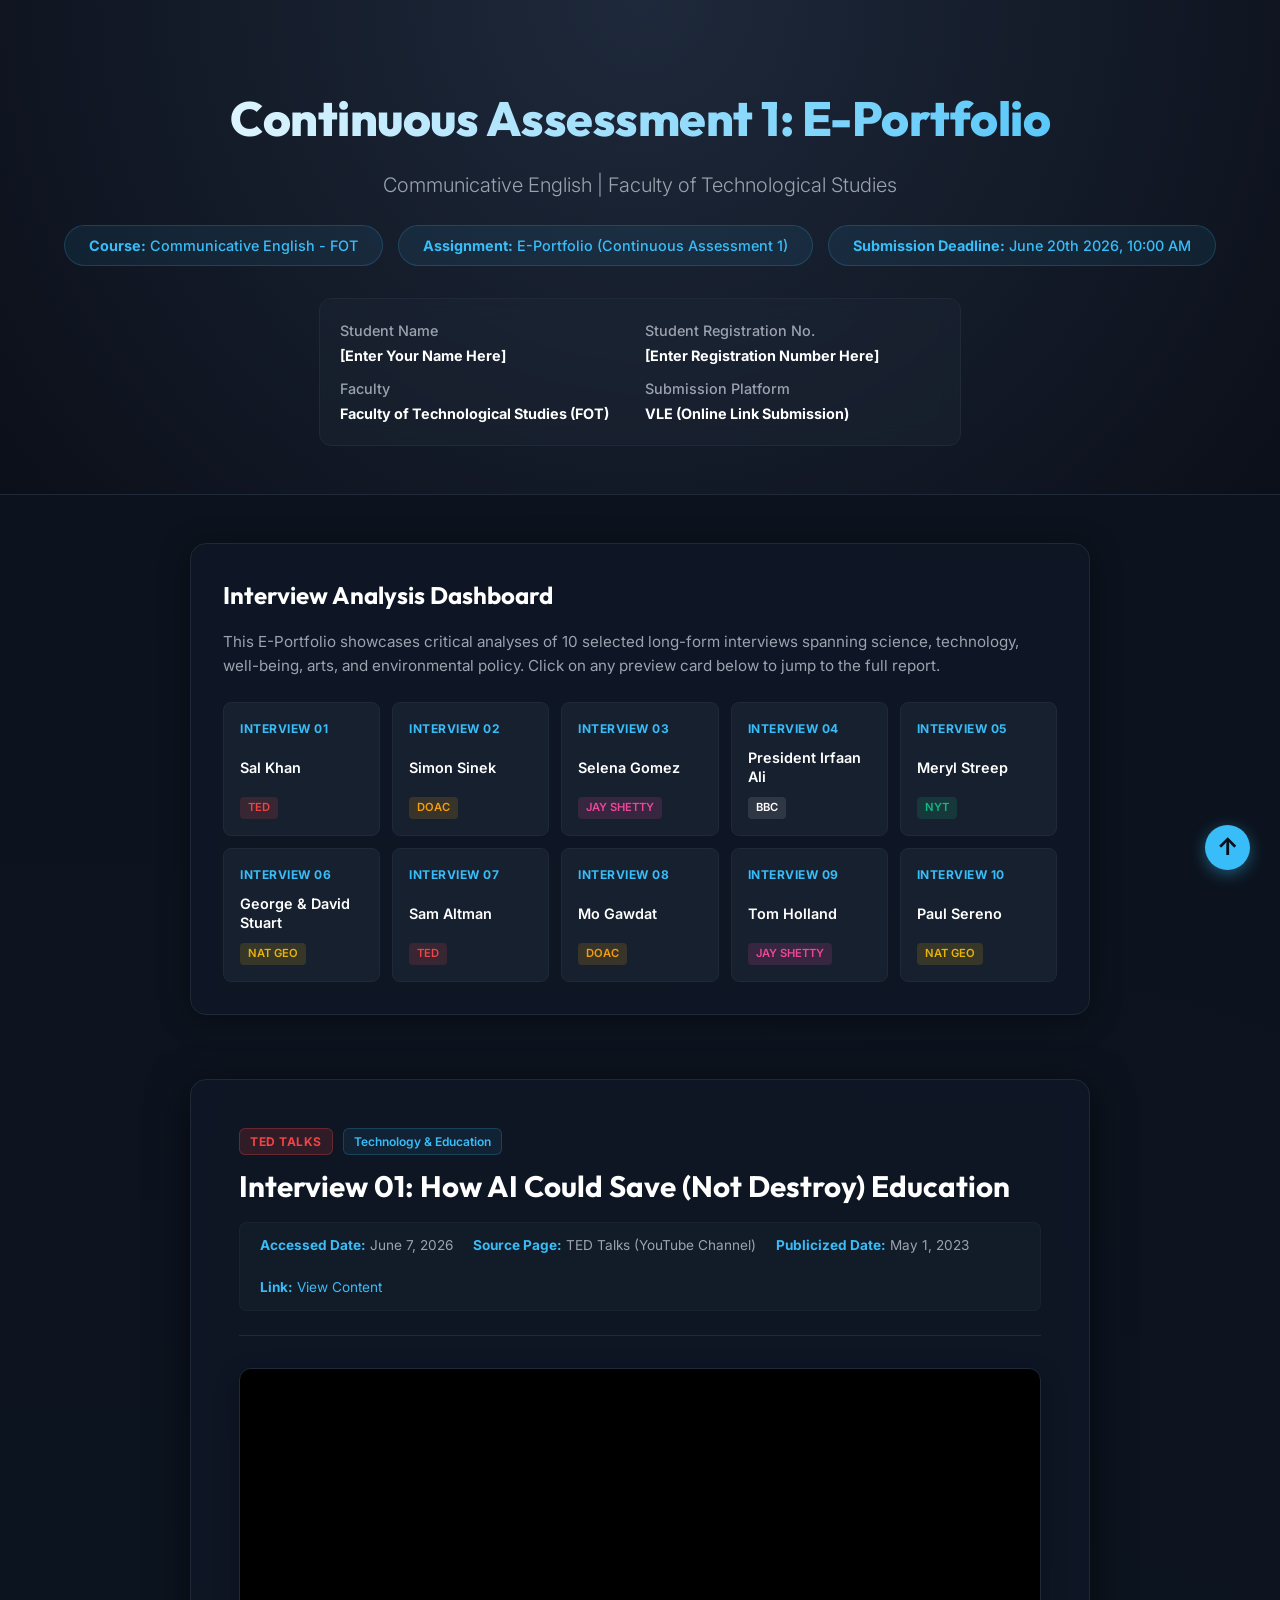
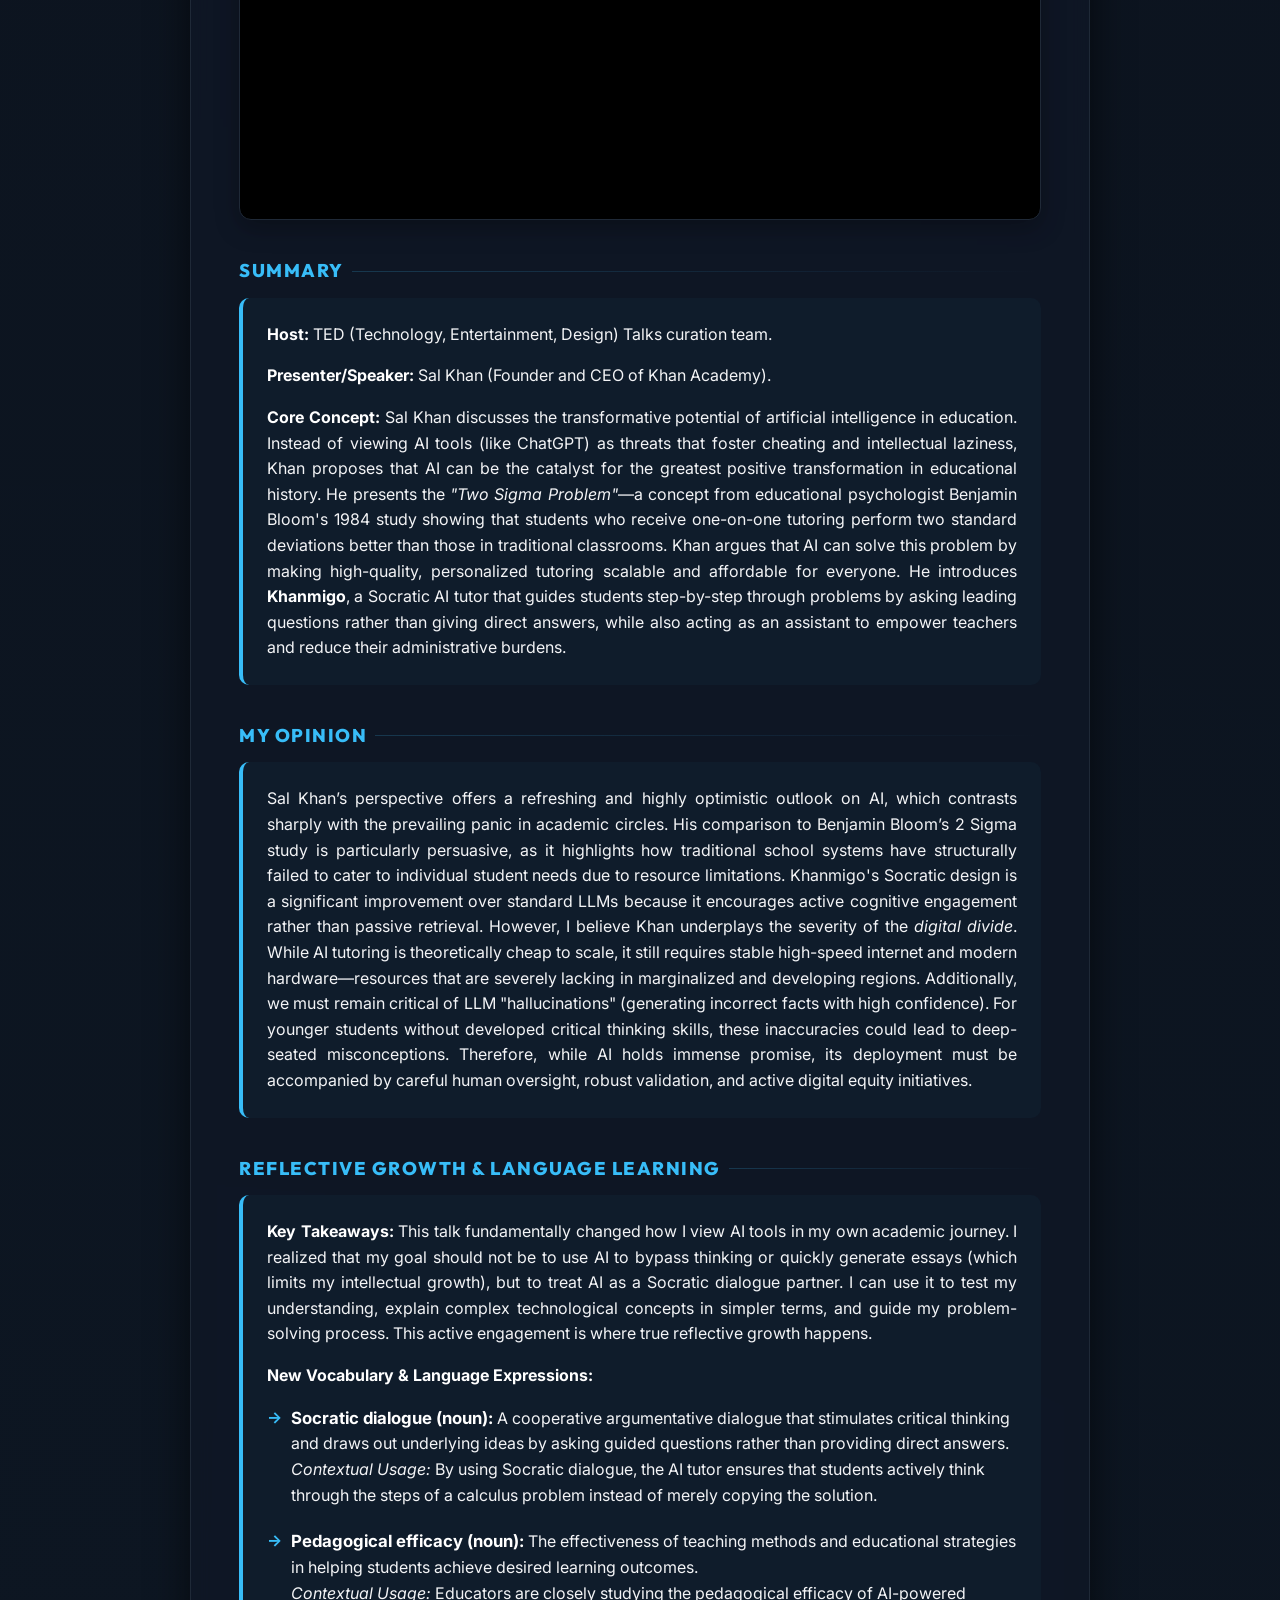
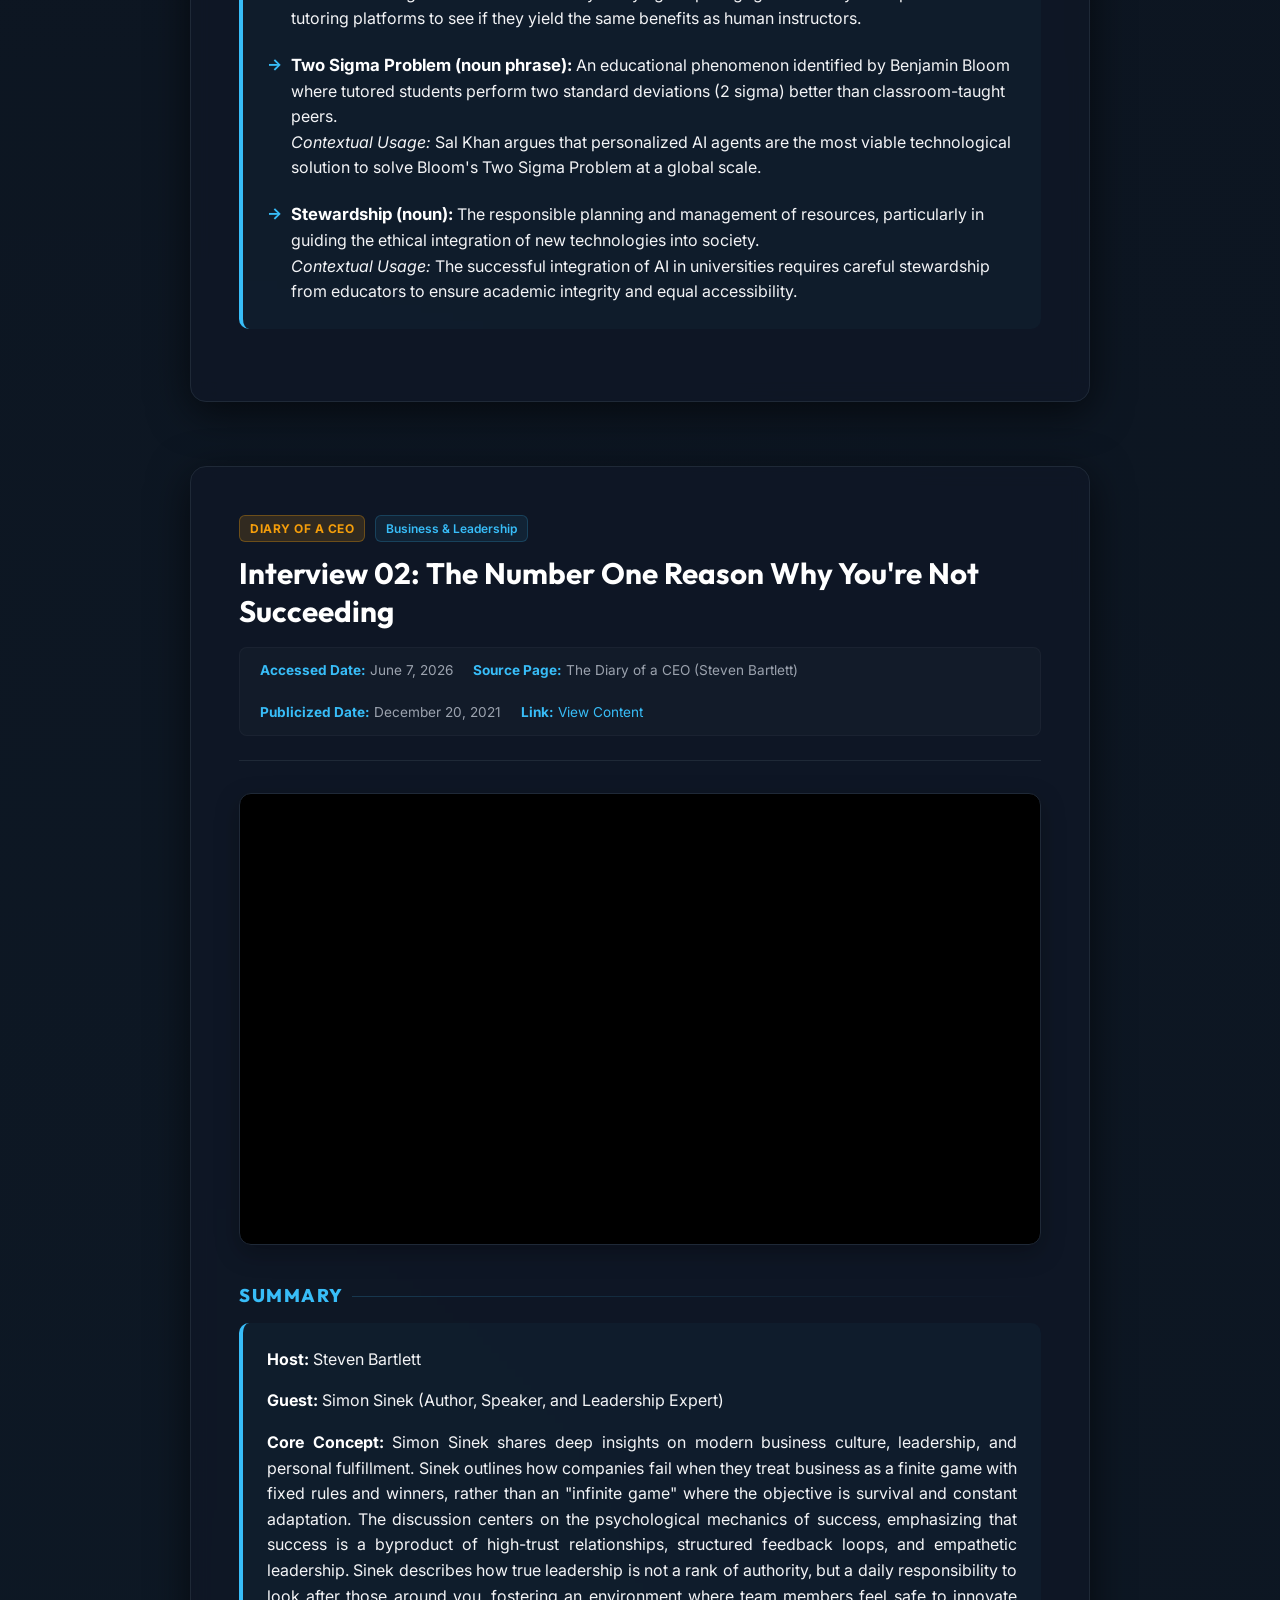
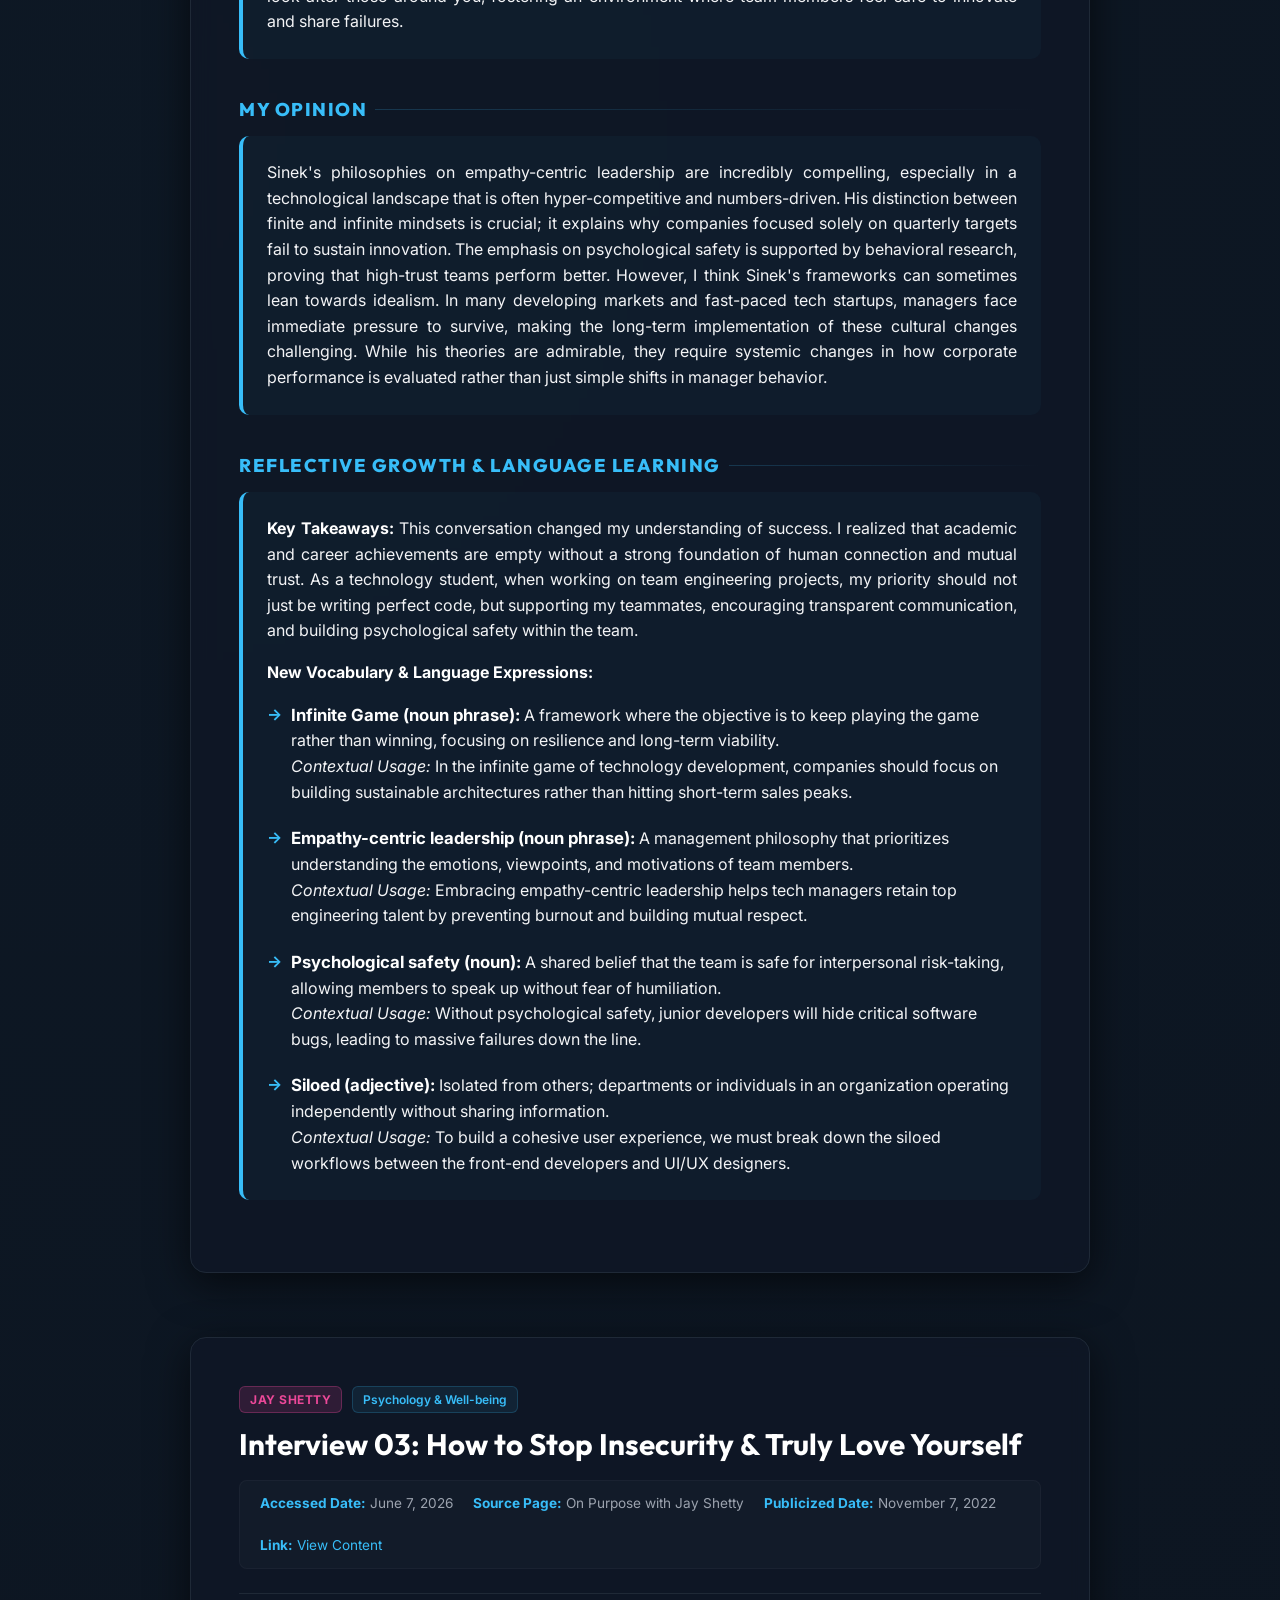
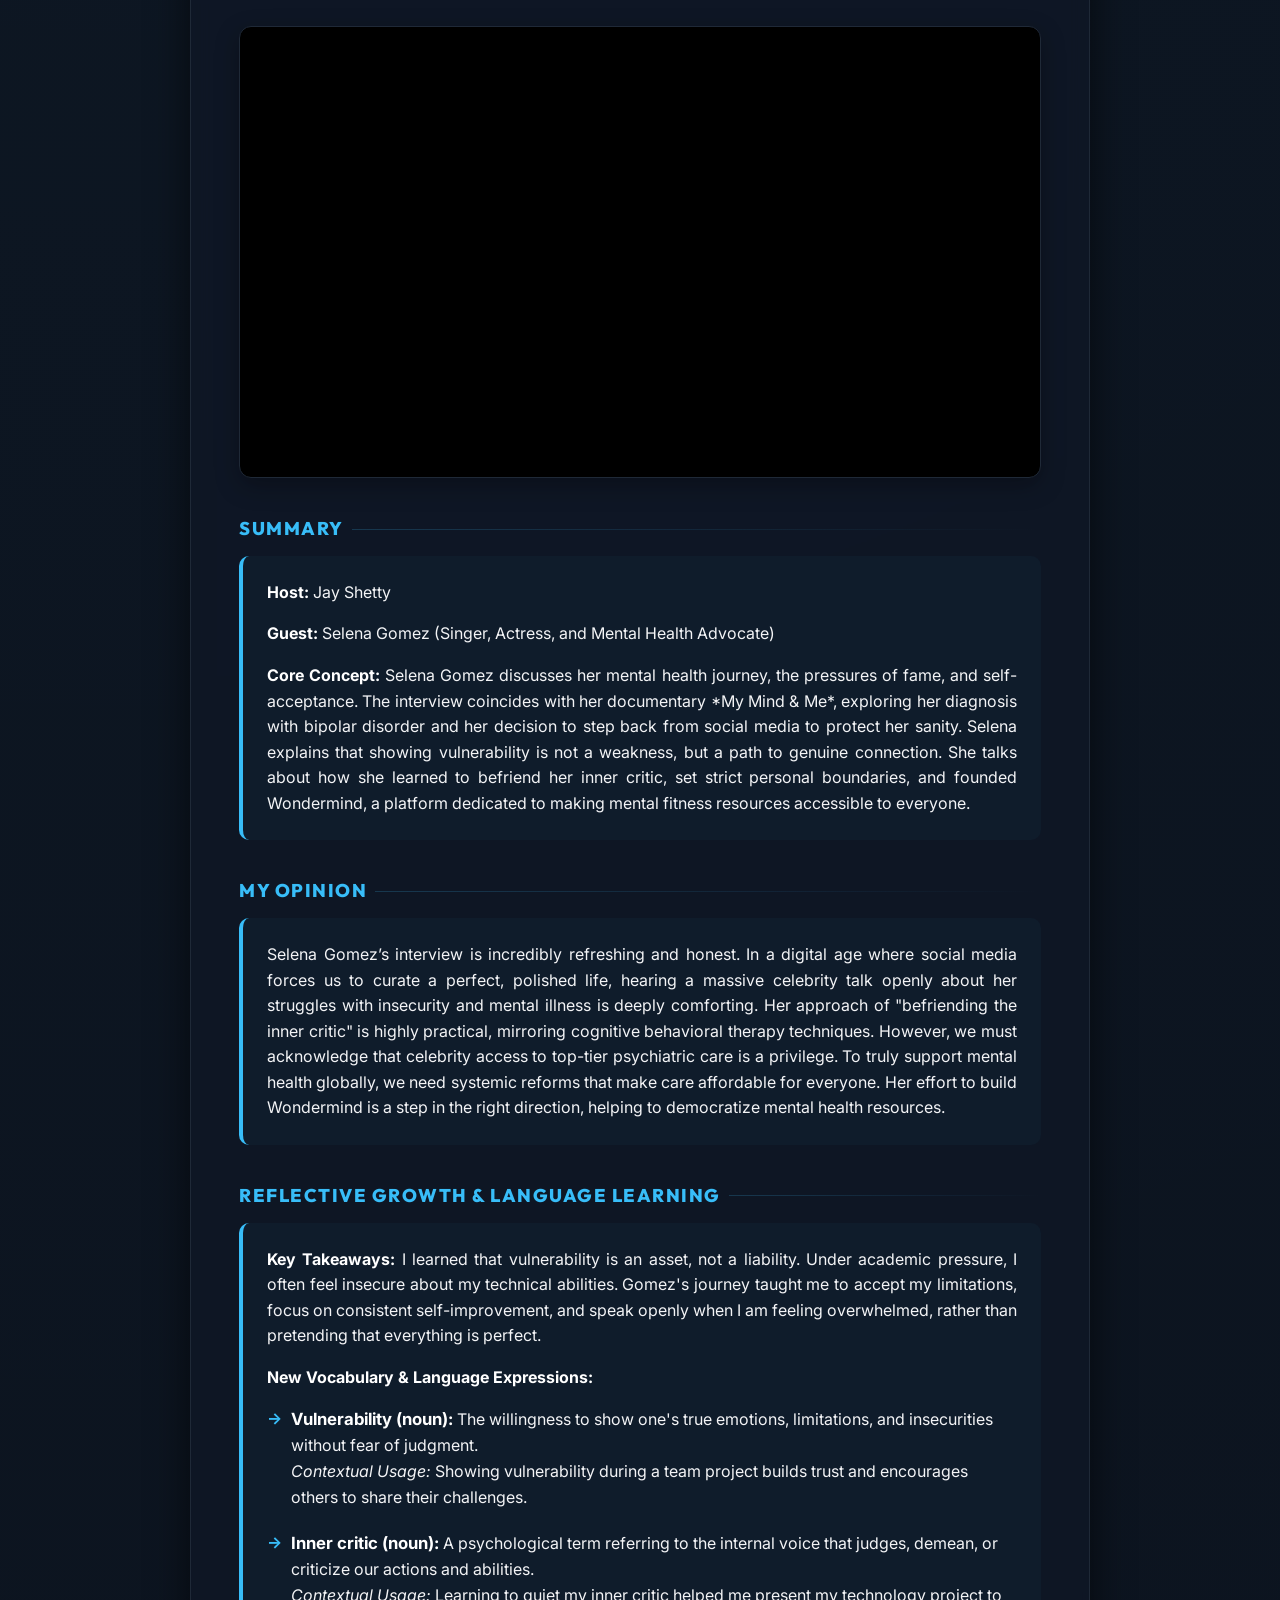
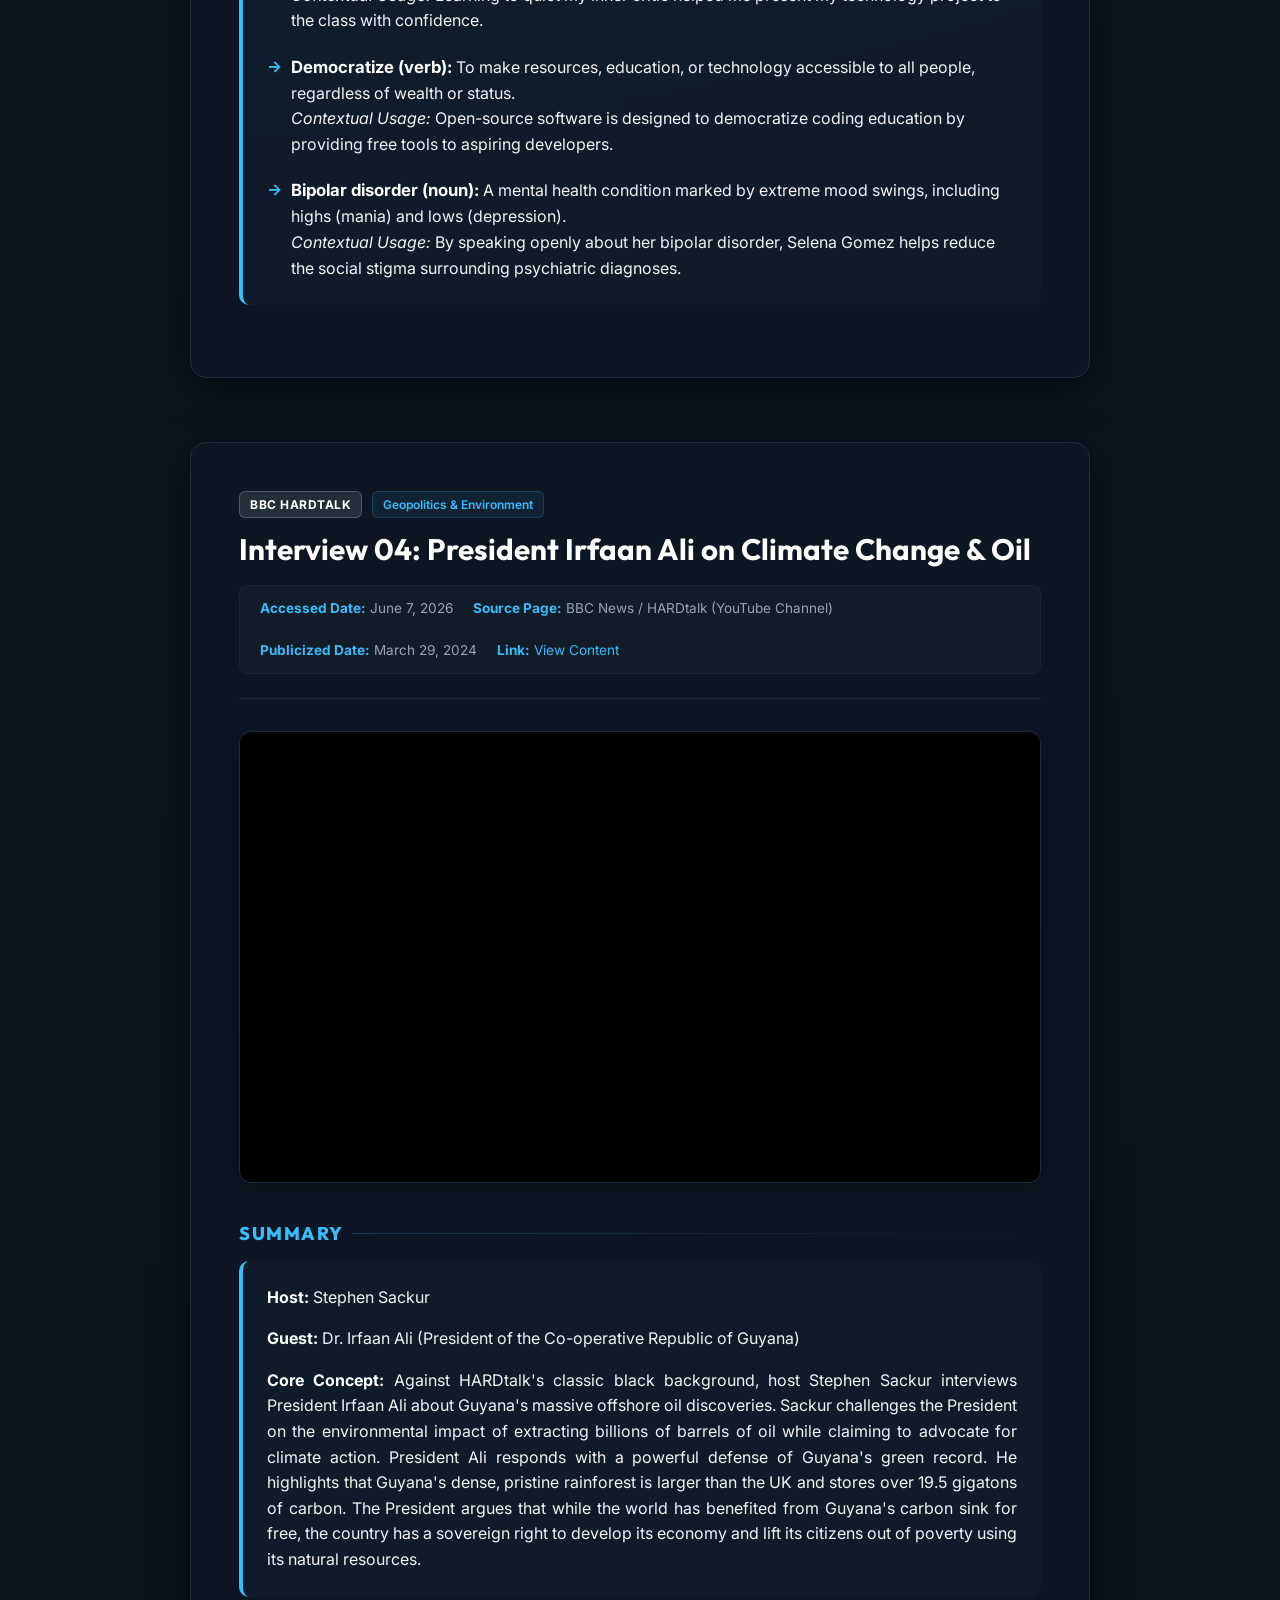
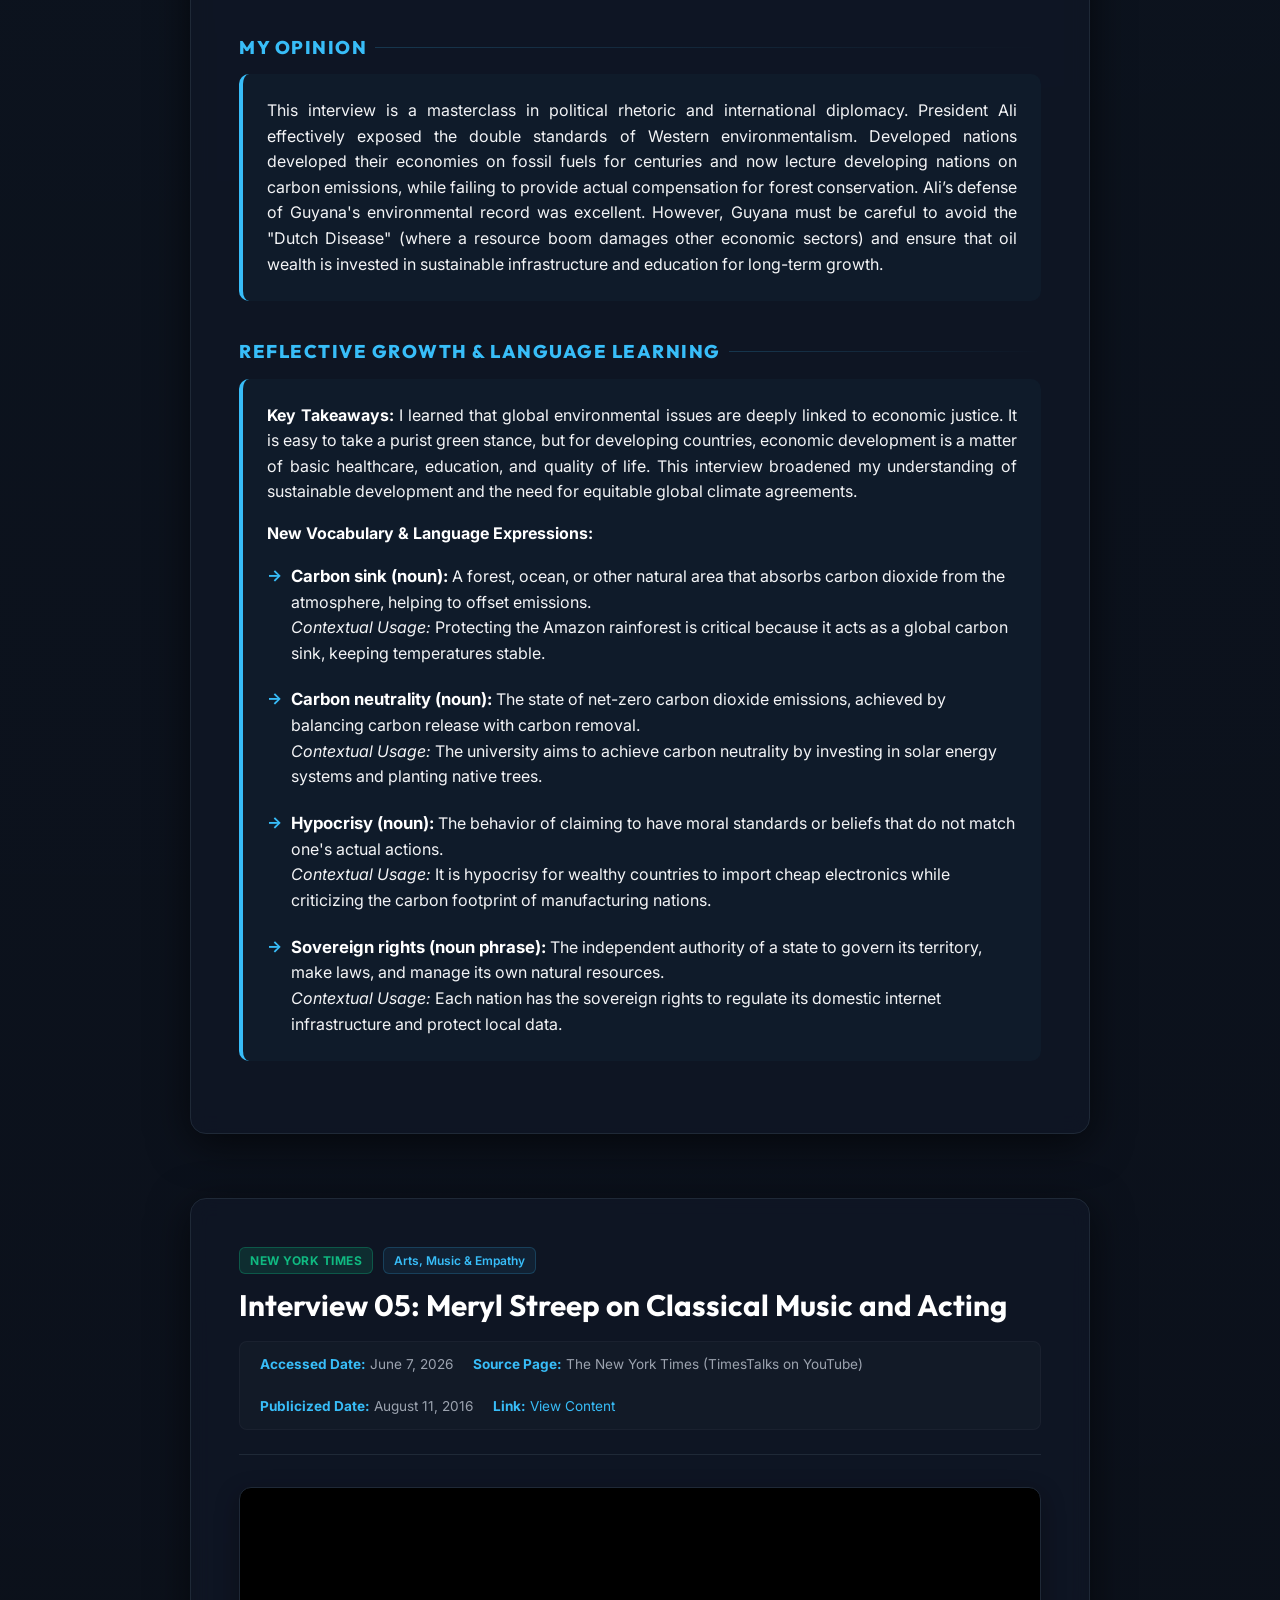
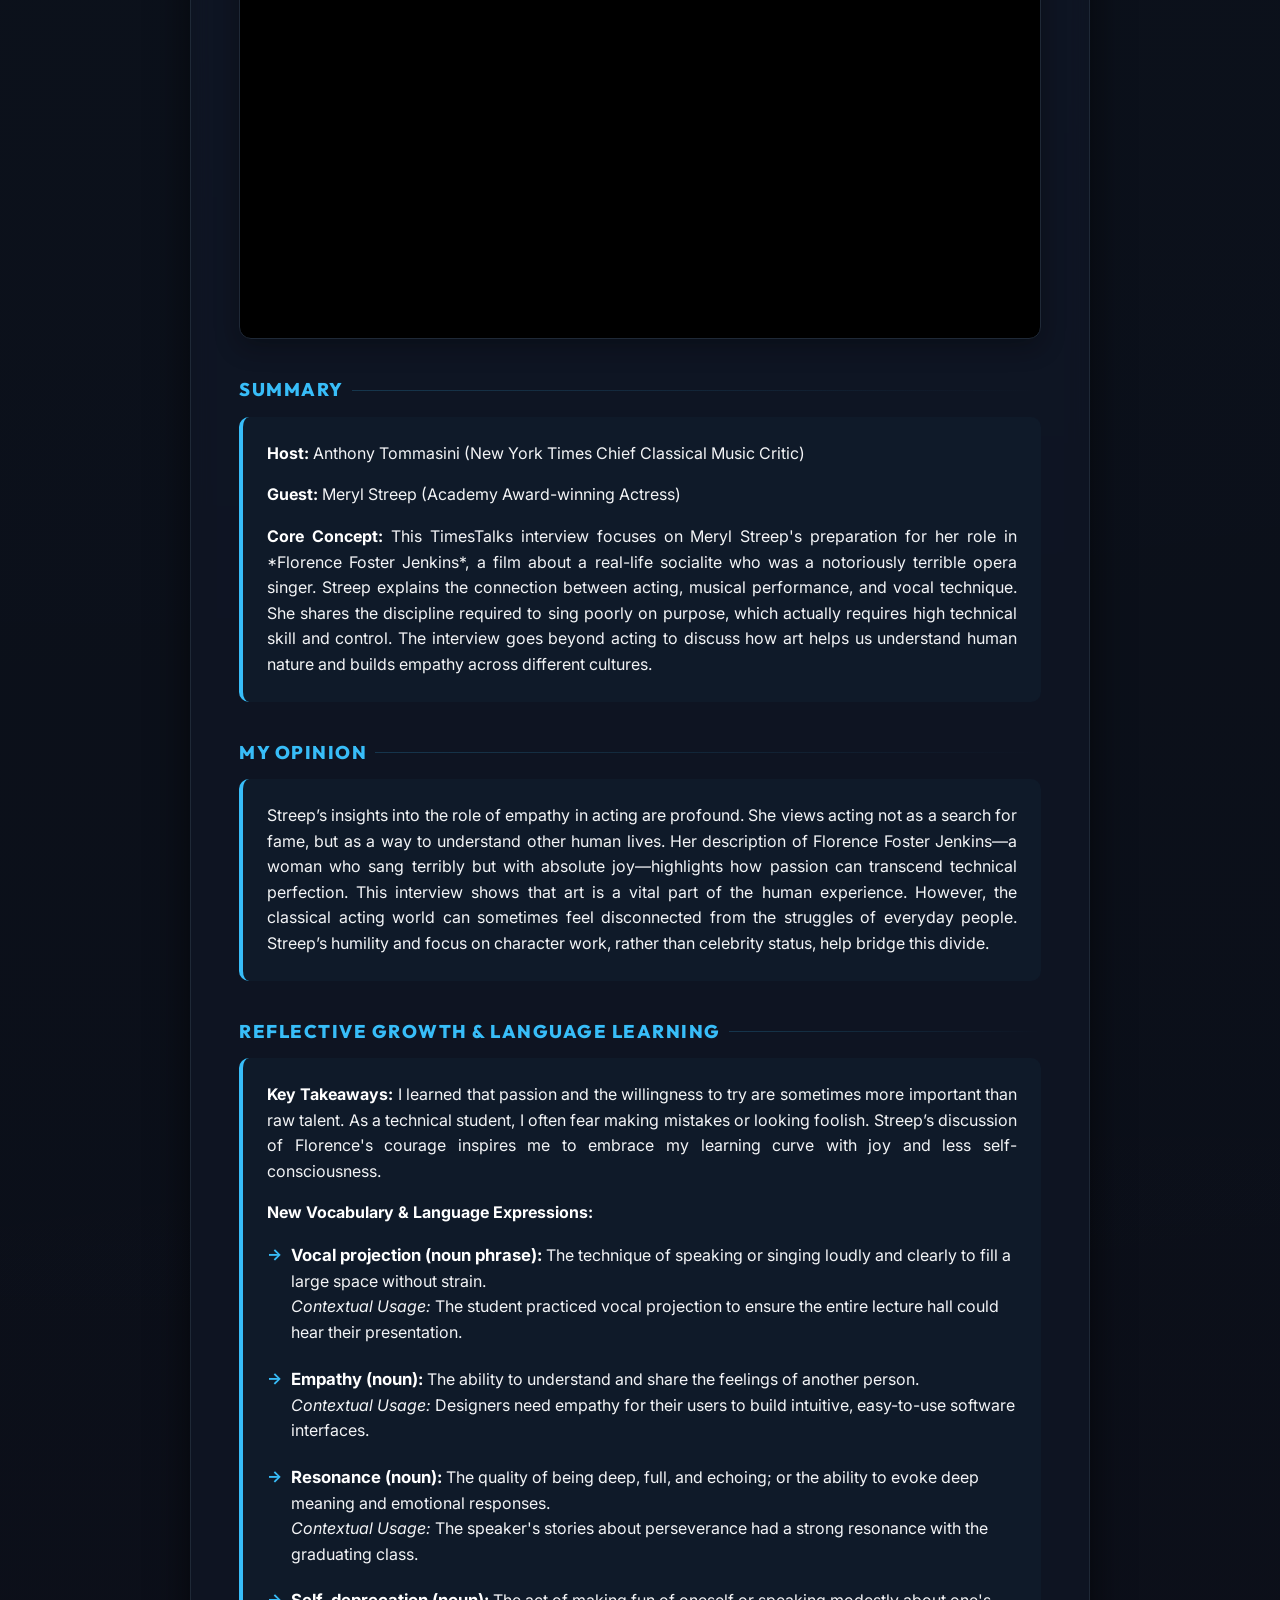
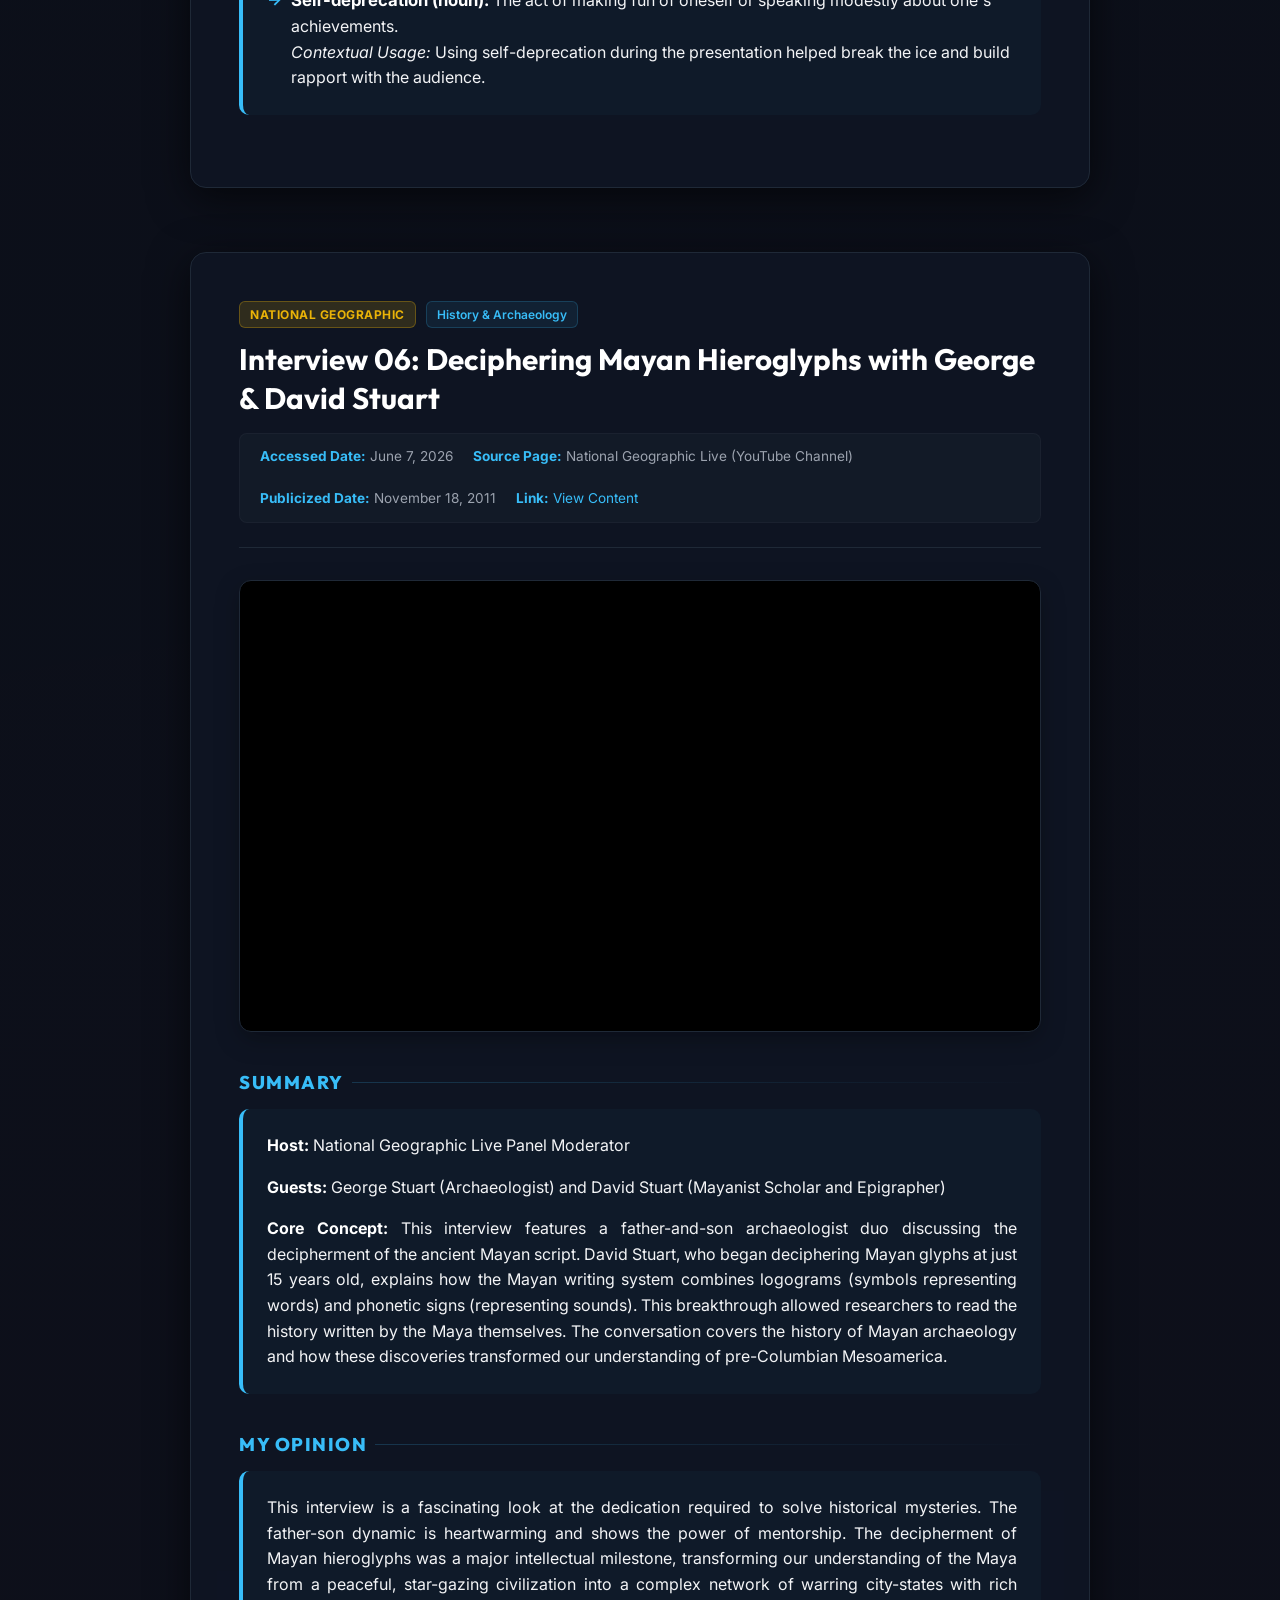
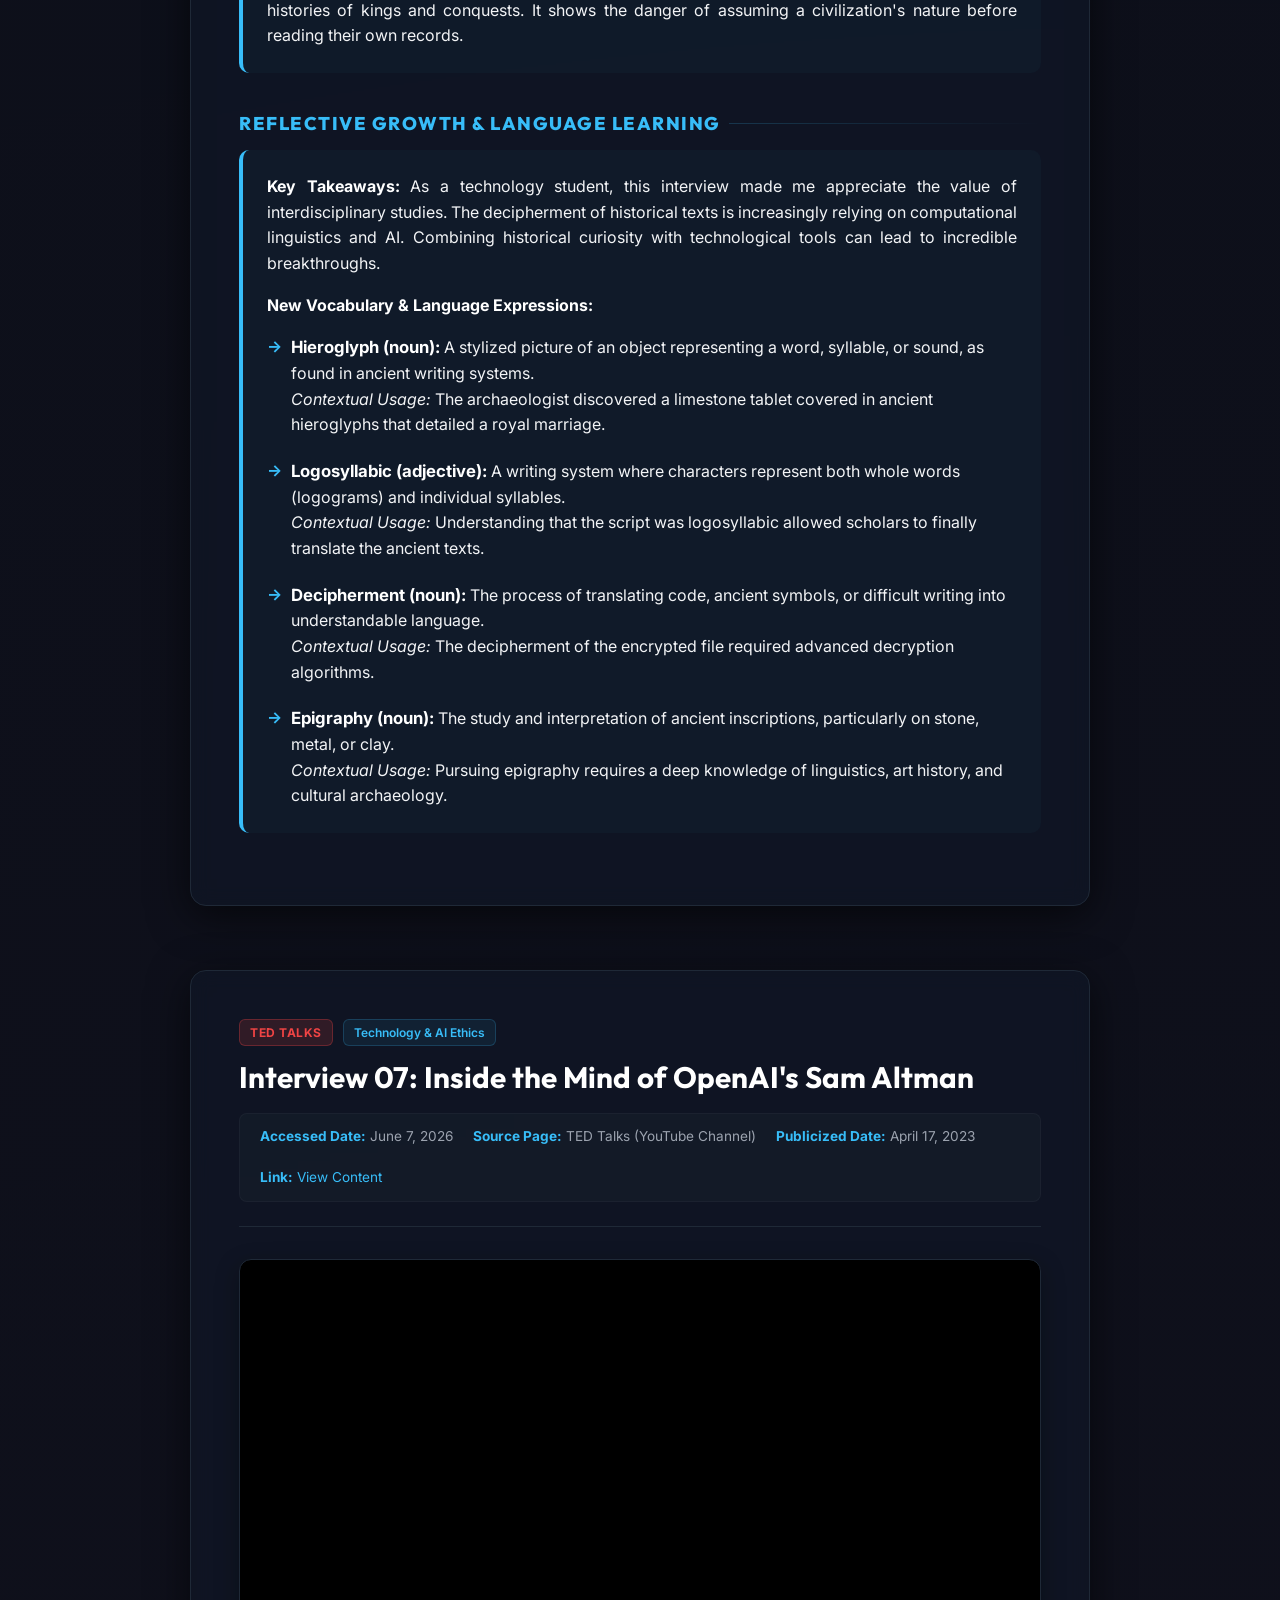
<file: Portfolio.html>
<!DOCTYPE html>
<html lang="en">
<head>
    <meta charset="UTF-8">
    <meta name="viewport" content="width=device-width, initial-scale=1.0">
    <title>Communicative English - E-Portfolio</title>
    <!-- Import Premium Fonts -->
    <link rel="preconnect" href="https://fonts.googleapis.com">
    <link rel="preconnect" href="https://fonts.gstatic.com" crossorigin>
    <link href="https://fonts.googleapis.com/css2?family=Inter:wght@300;400;500;600;700&family=Outfit:wght@400;500;600;700;800&display=swap" rel="stylesheet">
    <style>
        :root {
            --bg-color: #0b0f19;
            --card-bg: rgba(17, 24, 39, 0.7);
            --accent-color: #38bdf8;
            --accent-glow: rgba(56, 189, 248, 0.15);
            --text-color: #f3f4f6;
            --text-muted: #9ca3af;
            --border-color: #1f2937;
            --highlight-bg: rgba(56, 189, 248, 0.03);
            
            /* Channel Theme Colors */
            --color-ted: #ef4444;
            --color-doac: #f59e0b;
            --color-shetty: #ec4899;
            --color-bbc: #ffffff;
            --color-nyt: #10b981;
            --color-natgeo: #eab308;
        }

        /* Smooth Scrolling */
        html {
            scroll-behavior: smooth;
        }

        body {
            font-family: 'Inter', system-ui, -apple-system, sans-serif;
            background-color: var(--bg-color);
            background-image: 
                radial-gradient(circle at 10% 20%, rgba(56, 189, 248, 0.05) 0%, transparent 40%),
                radial-gradient(circle at 90% 80%, rgba(236, 72, 153, 0.03) 0%, transparent 40%);
            color: var(--text-color);
            margin: 0;
            padding: 0;
            line-height: 1.6;
        }

        header {
            text-align: center;
            padding: 5rem 1rem 3rem 1rem;
            background: radial-gradient(circle at top, #1e293b, #0b0f19);
            border-bottom: 1px solid var(--border-color);
            position: relative;
        }

        header h1 {
            font-family: 'Outfit', sans-serif;
            margin: 0;
            color: #ffffff;
            font-size: 3rem;
            font-weight: 800;
            letter-spacing: -0.5px;
            background: linear-gradient(to right, #ffffff, #38bdf8);
            -webkit-background-clip: text;
            -webkit-text-fill-color: transparent;
        }

        header p {
            color: var(--text-muted);
            margin: 0.75rem 0 0 0;
            font-size: 1.25rem;
            font-weight: 300;
        }

        .meta-container {
            display: flex;
            justify-content: center;
            flex-wrap: wrap;
            gap: 15px;
            margin-top: 1.5rem;
        }

        .meta-info {
            font-size: 0.9rem;
            color: var(--accent-color);
            background: rgba(56, 189, 248, 0.08);
            display: inline-block;
            padding: 0.5rem 1.5rem;
            border-radius: 9999px;
            border: 1px solid rgba(56, 189, 248, 0.2);
            font-weight: 500;
        }

        .student-info-card {
            max-width: 600px;
            margin: 2rem auto 0 auto;
            background: rgba(31, 41, 55, 0.4);
            border: 1px solid var(--border-color);
            backdrop-filter: blur(10px);
            padding: 1.25rem;
            border-radius: 12px;
            display: grid;
            grid-template-columns: repeat(2, 1fr);
            gap: 10px;
            text-align: left;
            font-size: 0.9rem;
        }

        .student-info-item span {
            color: var(--text-muted);
            font-weight: 500;
        }

        .student-info-item strong {
            color: #ffffff;
            display: block;
            margin-top: 2px;
        }

        main {
            max-width: 900px;
            margin: 3rem auto;
            padding: 0 1.5rem;
        }

        /* Dashboard / Navigation Grid */
        .dashboard-section {
            background: var(--card-bg);
            border: 1px solid var(--border-color);
            border-radius: 16px;
            padding: 2rem;
            margin-bottom: 4rem;
            box-shadow: 0 4px 30px rgba(0, 0, 0, 0.4);
            backdrop-filter: blur(10px);
        }

        .dashboard-title {
            font-family: 'Outfit', sans-serif;
            font-size: 1.5rem;
            color: #ffffff;
            margin-top: 0;
            margin-bottom: 0.5rem;
            font-weight: 700;
        }

        .dashboard-desc {
            color: var(--text-muted);
            font-size: 0.95rem;
            margin-bottom: 1.5rem;
        }

        .nav-grid {
            display: grid;
            grid-template-columns: repeat(auto-fill, minmax(150px, 1fr));
            gap: 12px;
        }

        .nav-card {
            background: rgba(31, 41, 55, 0.6);
            border: 1px solid var(--border-color);
            border-radius: 8px;
            padding: 1rem;
            text-decoration: none;
            color: var(--text-color);
            transition: all 0.3s cubic-bezier(0.4, 0, 0.2, 1);
            display: flex;
            flex-direction: column;
            justify-content: space-between;
            height: 100px;
        }

        .nav-card:hover {
            transform: translateY(-4px);
            border-color: var(--accent-color);
            background: var(--accent-glow);
            box-shadow: 0 4px 20px rgba(56, 189, 248, 0.15);
        }

        .nav-num {
            font-size: 0.75rem;
            font-weight: 700;
            color: var(--accent-color);
            text-transform: uppercase;
            letter-spacing: 0.5px;
        }

        .nav-name {
            font-weight: 600;
            font-size: 0.9rem;
            color: #ffffff;
            margin: 6px 0;
            line-height: 1.3;
            overflow: hidden;
            text-overflow: ellipsis;
            display: -webkit-box;
            -webkit-line-clamp: 2;
            -webkit-box-orient: vertical;
        }

        .nav-badge {
            align-self: flex-start;
            font-size: 0.7rem;
            padding: 2px 8px;
            border-radius: 4px;
            font-weight: 600;
            text-transform: uppercase;
        }

        /* Portfolio Items */
        .portfolio-item {
            background-color: var(--card-bg);
            border: 1px solid var(--border-color);
            border-radius: 16px;
            padding: 3rem;
            margin-bottom: 4rem;
            box-shadow: 0 10px 40px rgba(0, 0, 0, 0.6);
            backdrop-filter: blur(10px);
            transition: all 0.3s ease;
            position: relative;
            scroll-margin-top: 2rem;
        }

        .portfolio-item:hover {
            border-color: rgba(56, 189, 248, 0.4);
            box-shadow: 0 15px 50px rgba(56, 189, 248, 0.08);
        }

        .item-header {
            border-bottom: 1px solid var(--border-color);
            padding-bottom: 1.5rem;
            margin-bottom: 2rem;
        }

        .badge-row {
            display: flex;
            gap: 10px;
            margin-bottom: 0.75rem;
            flex-wrap: wrap;
        }

        .badge-channel {
            font-size: 0.75rem;
            font-weight: 700;
            padding: 3px 10px;
            border-radius: 6px;
            text-transform: uppercase;
            letter-spacing: 0.5px;
        }

        .badge-channel.ted { background: rgba(239, 68, 68, 0.15); color: var(--color-ted); border: 1px solid rgba(239, 68, 68, 0.3); }
        .badge-channel.doac { background: rgba(245, 158, 11, 0.15); color: var(--color-doac); border: 1px solid rgba(245, 158, 11, 0.3); }
        .badge-channel.shetty { background: rgba(236, 72, 153, 0.15); color: var(--color-shetty); border: 1px solid rgba(236, 72, 153, 0.3); }
        .badge-channel.bbc { background: rgba(255, 255, 255, 0.1); color: var(--color-bbc); border: 1px solid rgba(255, 255, 255, 0.2); }
        .badge-channel.nyt { background: rgba(16, 185, 129, 0.15); color: var(--color-nyt); border: 1px solid rgba(16, 185, 129, 0.3); }
        .badge-channel.natgeo { background: rgba(234, 179, 8, 0.15); color: var(--color-natgeo); border: 1px solid rgba(234, 179, 8, 0.3); }

        .badge-topic {
            background: rgba(56, 189, 248, 0.08);
            color: var(--accent-color);
            border: 1px solid rgba(56, 189, 248, 0.2);
            font-size: 0.75rem;
            font-weight: 600;
            padding: 3px 10px;
            border-radius: 6px;
        }

        .item-title {
            font-family: 'Outfit', sans-serif;
            color: #ffffff;
            margin: 0.5rem 0 1rem 0;
            font-size: 1.85rem;
            font-weight: 700;
            line-height: 1.3;
        }

        .item-meta {
            font-size: 0.85rem;
            color: var(--text-muted);
            display: flex;
            flex-wrap: wrap;
            gap: 20px;
            background: rgba(31, 41, 55, 0.3);
            padding: 0.75rem 1.25rem;
            border-radius: 8px;
            border: 1px solid rgba(255, 255, 255, 0.03);
        }

        .item-meta span strong {
            color: var(--accent-color);
        }

        .media-container {
            margin: 2rem 0;
            border-radius: 12px;
            overflow: hidden;
            border: 1px solid var(--border-color);
            background-color: #000;
            box-shadow: 0 8px 25px rgba(0,0,0,0.3);
        }

        .media-container iframe {
            width: 100%;
            display: block;
            height: auto;
            aspect-ratio: 16 / 9;
            border: none;
        }

        .section-title {
            font-family: 'Outfit', sans-serif;
            color: var(--accent-color);
            font-size: 1.15rem;
            margin: 2.25rem 0 0.75rem 0;
            text-transform: uppercase;
            letter-spacing: 1.5px;
            font-weight: 800;
            display: flex;
            align-items: center;
            gap: 8px;
        }

        .section-title::after {
            content: "";
            flex-grow: 1;
            height: 1px;
            background: linear-gradient(to right, rgba(56, 189, 248, 0.2), transparent);
        }

        .section-content {
            background-color: var(--highlight-bg);
            padding: 1.5rem;
            border-radius: 10px;
            border-left: 4px solid var(--accent-color);
            margin-bottom: 1.5rem;
        }

        .section-content p {
            margin: 0 0 1rem 0;
            text-align: justify;
        }

        .section-content p:last-child {
            margin-bottom: 0;
        }

        .section-content p strong {
            color: #ffffff;
        }

        .vocabulary-list {
            list-style-type: none;
            padding: 0;
            margin: 0.5rem 0 0 0;
        }

        .vocabulary-list li {
            margin-bottom: 1.25rem;
            padding-left: 1.5rem;
            position: relative;
        }

        .vocabulary-list li:last-child {
            margin-bottom: 0;
        }

        .vocabulary-list li::before {
            content: "→";
            color: var(--accent-color);
            position: absolute;
            left: 0;
            font-weight: bold;
            transition: transform 0.2s ease;
        }

        .vocabulary-list li:hover::before {
            transform: translateX(4px);
        }

        .vocabulary-list li strong {
            color: #ffffff;
            font-size: 1.05rem;
        }

        /* Float Back to Top Button */
        .back-to-top {
            position: fixed;
            bottom: 30px;
            right: 30px;
            background: var(--accent-color);
            color: #0b0f19;
            width: 45px;
            height: 45px;
            border-radius: 50px;
            display: flex;
            align-items: center;
            justify-content: center;
            text-decoration: none;
            font-weight: bold;
            font-size: 1.5rem;
            box-shadow: 0 4px 15px rgba(56, 189, 248, 0.4);
            z-index: 100;
            transition: all 0.3s ease;
        }

        .back-to-top:hover {
            transform: translateY(-5px);
            background: #ffffff;
            box-shadow: 0 6px 20px rgba(255, 255, 255, 0.4);
        }

        footer {
            text-align: center;
            padding: 4rem 1rem;
            color: var(--text-muted);
            font-size: 0.95rem;
            border-top: 1px solid var(--border-color);
            margin-top: 8rem;
            background-color: #05070b;
        }

        footer p {
            margin: 5px 0;
        }

        /* Responsive Design */
        @media (max-width: 768px) {
            header h1 {
                font-size: 2.25rem;
            }
            .student-info-card {
                grid-template-columns: 1fr;
            }
            .portfolio-item {
                padding: 1.75rem;
            }
            .nav-grid {
                grid-template-columns: repeat(auto-fill, minmax(120px, 1fr));
            }
        }
    </style>
</head>
<body>

    <!-- Back to Top Button -->
    <a href="#" class="back-to-top" title="Go to Top">↑</a>

    <header>
        <h1>Continuous Assessment 1: E-Portfolio</h1>
        <p>Communicative English | Faculty of Technological Studies</p>
        <div class="meta-container">
            <div class="meta-info"><strong>Course:</strong> Communicative English - FOT</div>
            <div class="meta-info"><strong>Assignment:</strong> E-Portfolio (Continuous Assessment 1)</div>
            <div class="meta-info"><strong>Submission Deadline:</strong> June 20th 2026, 10:00 AM</div>
        </div>

        <!-- Student Info Block -->
        <div class="student-info-card">
            <div class="student-info-item">
                <span>Student Name</span>
                <strong>[Enter Your Name Here]</strong>
            </div>
            <div class="student-info-item">
                <span>Student Registration No.</span>
                <strong>[Enter Registration Number Here]</strong>
            </div>
            <div class="student-info-item">
                <span>Faculty</span>
                <strong>Faculty of Technological Studies (FOT)</strong>
            </div>
            <div class="student-info-item">
                <span>Submission Platform</span>
                <strong>VLE (Online Link Submission)</strong>
            </div>
        </div>
    </header>

    <main>
        
        <!-- ========================================== -->
        <!-- DASHBOARD & QUICK NAVIGATION GRID          -->
        <!-- ========================================== -->
        <section class="dashboard-section">
            <h2 class="dashboard-title">Interview Analysis Dashboard</h2>
            <p class="dashboard-desc">This E-Portfolio showcases critical analyses of 10 selected long-form interviews spanning science, technology, well-being, arts, and environmental policy. Click on any preview card below to jump to the full report.</p>
            <div class="nav-grid">
                <a href="#interview-01" class="nav-card">
                    <span class="nav-num">Interview 01</span>
                    <span class="nav-name">Sal Khan</span>
                    <span class="nav-badge" style="background: rgba(239,68,68,0.15); color: var(--color-ted);">TED</span>
                </a>
                <a href="#interview-02" class="nav-card">
                    <span class="nav-num">Interview 02</span>
                    <span class="nav-name">Simon Sinek</span>
                    <span class="nav-badge" style="background: rgba(245,158,11,0.15); color: var(--color-doac);">DOAC</span>
                </a>
                <a href="#interview-03" class="nav-card">
                    <span class="nav-num">Interview 03</span>
                    <span class="nav-name">Selena Gomez</span>
                    <span class="nav-badge" style="background: rgba(236,72,153,0.15); color: var(--color-shetty);">Jay Shetty</span>
                </a>
                <a href="#interview-04" class="nav-card">
                    <span class="nav-num">Interview 04</span>
                    <span class="nav-name">President Irfaan Ali</span>
                    <span class="nav-badge" style="background: rgba(255,255,255,0.1); color: var(--color-bbc);">BBC</span>
                </a>
                <a href="#interview-05" class="nav-card">
                    <span class="nav-num">Interview 05</span>
                    <span class="nav-name">Meryl Streep</span>
                    <span class="nav-badge" style="background: rgba(16,185,129,0.15); color: var(--color-nyt);">NYT</span>
                </a>
                <a href="#interview-06" class="nav-card">
                    <span class="nav-num">Interview 06</span>
                    <span class="nav-name">George & David Stuart</span>
                    <span class="nav-badge" style="background: rgba(234,179,8,0.15); color: var(--color-natgeo);">Nat Geo</span>
                </a>
                <a href="#interview-07" class="nav-card">
                    <span class="nav-num">Interview 07</span>
                    <span class="nav-name">Sam Altman</span>
                    <span class="nav-badge" style="background: rgba(239,68,68,0.15); color: var(--color-ted);">TED</span>
                </a>
                <a href="#interview-08" class="nav-card">
                    <span class="nav-num">Interview 08</span>
                    <span class="nav-name">Mo Gawdat</span>
                    <span class="nav-badge" style="background: rgba(245,158,11,0.15); color: var(--color-doac);">DOAC</span>
                </a>
                <a href="#interview-09" class="nav-card">
                    <span class="nav-num">Interview 09</span>
                    <span class="nav-name">Tom Holland</span>
                    <span class="nav-badge" style="background: rgba(236,72,153,0.15); color: var(--color-shetty);">Jay Shetty</span>
                </a>
                <a href="#interview-10" class="nav-card">
                    <span class="nav-num">Interview 10</span>
                    <span class="nav-name">Paul Sereno</span>
                    <span class="nav-badge" style="background: rgba(234,179,8,0.15); color: var(--color-natgeo);">Nat Geo</span>
                </a>
            </div>
        </section>

        <!-- ========================================== -->
        <!-- INTERVIEW CARD 01                          -->
        <!-- ========================================== -->
        <article class="portfolio-item" id="interview-01">
            <div class="item-header">
                <div class="badge-row">
                    <span class="badge-channel ted">TED Talks</span>
                    <span class="badge-topic">Technology & Education</span>
                </div>
                <h2 class="item-title">Interview 01: How AI Could Save (Not Destroy) Education</h2>
                <div class="item-meta">
                    <span><strong>Accessed Date:</strong> June 7, 2026</span>
                    <span><strong>Source Page:</strong> TED Talks (YouTube Channel)</span>
                    <span><strong>Publicized Date:</strong> May 1, 2023</span>
                    <span><strong>Link:</strong> <a href="https://www.youtube.com/watch?v=hJP5GqnTrNo" target="_blank" style="color: var(--accent-color); text-decoration: none;">View Content</a></span>
                </div>
            </div>
            <div class="media-container">
                <iframe src="https://www.youtube.com/embed/hJP5GqnTrNo" title="How AI Could Save (Not Destroy) Education | Sal Khan | TED" allow="accelerometer; autoplay; clipboard-write; encrypted-media; gyroscope; picture-in-picture; web-share" allowfullscreen loading="lazy"></iframe>
            </div>
            <div class="section-title">Summary</div>
            <div class="section-content">
                <p><strong>Host:</strong> TED (Technology, Entertainment, Design) Talks curation team.</p>
                <p><strong>Presenter/Speaker:</strong> Sal Khan (Founder and CEO of Khan Academy).</p>
                <p><strong>Core Concept:</strong> Sal Khan discusses the transformative potential of artificial intelligence in education. Instead of viewing AI tools (like ChatGPT) as threats that foster cheating and intellectual laziness, Khan proposes that AI can be the catalyst for the greatest positive transformation in educational history. He presents the <em>"Two Sigma Problem"</em>—a concept from educational psychologist Benjamin Bloom's 1984 study showing that students who receive one-on-one tutoring perform two standard deviations better than those in traditional classrooms. Khan argues that AI can solve this problem by making high-quality, personalized tutoring scalable and affordable for everyone. He introduces <strong>Khanmigo</strong>, a Socratic AI tutor that guides students step-by-step through problems by asking leading questions rather than giving direct answers, while also acting as an assistant to empower teachers and reduce their administrative burdens.</p>
            </div>
            <div class="section-title">My Opinion</div>
            <div class="section-content">
                <p>Sal Khan’s perspective offers a refreshing and highly optimistic outlook on AI, which contrasts sharply with the prevailing panic in academic circles. His comparison to Benjamin Bloom’s 2 Sigma study is particularly persuasive, as it highlights how traditional school systems have structurally failed to cater to individual student needs due to resource limitations. Khanmigo's Socratic design is a significant improvement over standard LLMs because it encourages active cognitive engagement rather than passive retrieval. However, I believe Khan underplays the severity of the <em>digital divide</em>. While AI tutoring is theoretically cheap to scale, it still requires stable high-speed internet and modern hardware—resources that are severely lacking in marginalized and developing regions. Additionally, we must remain critical of LLM "hallucinations" (generating incorrect facts with high confidence). For younger students without developed critical thinking skills, these inaccuracies could lead to deep-seated misconceptions. Therefore, while AI holds immense promise, its deployment must be accompanied by careful human oversight, robust validation, and active digital equity initiatives.</p>
            </div>
            <div class="section-title">Reflective Growth & Language Learning</div>
            <div class="section-content">
                <p><strong>Key Takeaways:</strong> This talk fundamentally changed how I view AI tools in my own academic journey. I realized that my goal should not be to use AI to bypass thinking or quickly generate essays (which limits my intellectual growth), but to treat AI as a Socratic dialogue partner. I can use it to test my understanding, explain complex technological concepts in simpler terms, and guide my problem-solving process. This active engagement is where true reflective growth happens.</p>
                <p><strong>New Vocabulary & Language Expressions:</strong></p>
                <ul class="vocabulary-list">
                    <li><strong>Socratic dialogue (noun):</strong> A cooperative argumentative dialogue that stimulates critical thinking and draws out underlying ideas by asking guided questions rather than providing direct answers.<br><em>Contextual Usage:</em> By using Socratic dialogue, the AI tutor ensures that students actively think through the steps of a calculus problem instead of merely copying the solution.</li>
                    <li><strong>Pedagogical efficacy (noun):</strong> The effectiveness of teaching methods and educational strategies in helping students achieve desired learning outcomes.<br><em>Contextual Usage:</em> Educators are closely studying the pedagogical efficacy of AI-powered tutoring platforms to see if they yield the same benefits as human instructors.</li>
                    <li><strong>Two Sigma Problem (noun phrase):</strong> An educational phenomenon identified by Benjamin Bloom where tutored students perform two standard deviations (2 sigma) better than classroom-taught peers.<br><em>Contextual Usage:</em> Sal Khan argues that personalized AI agents are the most viable technological solution to solve Bloom's Two Sigma Problem at a global scale.</li>
                    <li><strong>Stewardship (noun):</strong> The responsible planning and management of resources, particularly in guiding the ethical integration of new technologies into society.<br><em>Contextual Usage:</em> The successful integration of AI in universities requires careful stewardship from educators to ensure academic integrity and equal accessibility.</li>
                </ul>
            </div>
        </article>

        <!-- ========================================== -->
        <!-- INTERVIEW CARD 02                          -->
        <!-- ========================================== -->
        <article class="portfolio-item" id="interview-02">
            <div class="item-header">
                <div class="badge-row">
                    <span class="badge-channel doac">Diary of a CEO</span>
                    <span class="badge-topic">Business & Leadership</span>
                </div>
                <h2 class="item-title">Interview 02: The Number One Reason Why You're Not Succeeding</h2>
                <div class="item-meta">
                    <span><strong>Accessed Date:</strong> June 7, 2026</span>
                    <span><strong>Source Page:</strong> The Diary of a CEO (Steven Bartlett)</span>
                    <span><strong>Publicized Date:</strong> December 20, 2021</span>
                    <span><strong>Link:</strong> <a href="https://www.youtube.com/watch?v=h695l1pG8pw" target="_blank" style="color: var(--accent-color); text-decoration: none;">View Content</a></span>
                </div>
            </div>
            <div class="media-container">
                <iframe src="https://www.youtube.com/embed/h695l1pG8pw" title="Simon Sinek: The Number One Reason Why You're Not Succeeding" allow="accelerometer; autoplay; clipboard-write; encrypted-media; gyroscope; picture-in-picture; web-share" allowfullscreen loading="lazy"></iframe>
            </div>
            <div class="section-title">Summary</div>
            <div class="section-content">
                <p><strong>Host:</strong> Steven Bartlett</p>
                <p><strong>Guest:</strong> Simon Sinek (Author, Speaker, and Leadership Expert)</p>
                <p><strong>Core Concept:</strong> Simon Sinek shares deep insights on modern business culture, leadership, and personal fulfillment. Sinek outlines how companies fail when they treat business as a finite game with fixed rules and winners, rather than an "infinite game" where the objective is survival and constant adaptation. The discussion centers on the psychological mechanics of success, emphasizing that success is a byproduct of high-trust relationships, structured feedback loops, and empathetic leadership. Sinek describes how true leadership is not a rank of authority, but a daily responsibility to look after those around you, fostering an environment where team members feel safe to innovate and share failures.</p>
            </div>
            <div class="section-title">My Opinion</div>
            <div class="section-content">
                <p>Sinek's philosophies on empathy-centric leadership are incredibly compelling, especially in a technological landscape that is often hyper-competitive and numbers-driven. His distinction between finite and infinite mindsets is crucial; it explains why companies focused solely on quarterly targets fail to sustain innovation. The emphasis on psychological safety is supported by behavioral research, proving that high-trust teams perform better. However, I think Sinek's frameworks can sometimes lean towards idealism. In many developing markets and fast-paced tech startups, managers face immediate pressure to survive, making the long-term implementation of these cultural changes challenging. While his theories are admirable, they require systemic changes in how corporate performance is evaluated rather than just simple shifts in manager behavior.</p>
            </div>
            <div class="section-title">Reflective Growth & Language Learning</div>
            <div class="section-content">
                <p><strong>Key Takeaways:</strong> This conversation changed my understanding of success. I realized that academic and career achievements are empty without a strong foundation of human connection and mutual trust. As a technology student, when working on team engineering projects, my priority should not just be writing perfect code, but supporting my teammates, encouraging transparent communication, and building psychological safety within the team.</p>
                <p><strong>New Vocabulary & Language Expressions:</strong></p>
                <ul class="vocabulary-list">
                    <li><strong>Infinite Game (noun phrase):</strong> A framework where the objective is to keep playing the game rather than winning, focusing on resilience and long-term viability.<br><em>Contextual Usage:</em> In the infinite game of technology development, companies should focus on building sustainable architectures rather than hitting short-term sales peaks.</li>
                    <li><strong>Empathy-centric leadership (noun phrase):</strong> A management philosophy that prioritizes understanding the emotions, viewpoints, and motivations of team members.<br><em>Contextual Usage:</em> Embracing empathy-centric leadership helps tech managers retain top engineering talent by preventing burnout and building mutual respect.</li>
                    <li><strong>Psychological safety (noun):</strong> A shared belief that the team is safe for interpersonal risk-taking, allowing members to speak up without fear of humiliation.<br><em>Contextual Usage:</em> Without psychological safety, junior developers will hide critical software bugs, leading to massive failures down the line.</li>
                    <li><strong>Siloed (adjective):</strong> Isolated from others; departments or individuals in an organization operating independently without sharing information.<br><em>Contextual Usage:</em> To build a cohesive user experience, we must break down the siloed workflows between the front-end developers and UI/UX designers.</li>
                </ul>
            </div>
        </article>

        <!-- ========================================== -->
        <!-- INTERVIEW CARD 03                          -->
        <!-- ========================================== -->
        <article class="portfolio-item" id="interview-03">
            <div class="item-header">
                <div class="badge-row">
                    <span class="badge-channel shetty">Jay Shetty</span>
                    <span class="badge-topic">Psychology & Well-being</span>
                </div>
                <h2 class="item-title">Interview 03: How to Stop Insecurity & Truly Love Yourself</h2>
                <div class="item-meta">
                    <span><strong>Accessed Date:</strong> June 7, 2026</span>
                    <span><strong>Source Page:</strong> On Purpose with Jay Shetty</span>
                    <span><strong>Publicized Date:</strong> November 7, 2022</span>
                    <span><strong>Link:</strong> <a href="https://www.youtube.com/watch?v=AmARvccsdMI" target="_blank" style="color: var(--accent-color); text-decoration: none;">View Content</a></span>
                </div>
            </div>
            <div class="media-container">
                <iframe src="https://www.youtube.com/embed/AmARvccsdMI" title="Selena Gomez ON: How To STOP Insecurity & TRULY LOVE YOURSELF To The Core" allow="accelerometer; autoplay; clipboard-write; encrypted-media; gyroscope; picture-in-picture; web-share" allowfullscreen loading="lazy"></iframe>
            </div>
            <div class="section-title">Summary</div>
            <div class="section-content">
                <p><strong>Host:</strong> Jay Shetty</p>
                <p><strong>Guest:</strong> Selena Gomez (Singer, Actress, and Mental Health Advocate)</p>
                <p><strong>Core Concept:</strong> Selena Gomez discusses her mental health journey, the pressures of fame, and self-acceptance. The interview coincides with her documentary *My Mind & Me*, exploring her diagnosis with bipolar disorder and her decision to step back from social media to protect her sanity. Selena explains that showing vulnerability is not a weakness, but a path to genuine connection. She talks about how she learned to befriend her inner critic, set strict personal boundaries, and founded Wondermind, a platform dedicated to making mental fitness resources accessible to everyone.</p>
            </div>
            <div class="section-title">My Opinion</div>
            <div class="section-content">
                <p>Selena Gomez’s interview is incredibly refreshing and honest. In a digital age where social media forces us to curate a perfect, polished life, hearing a massive celebrity talk openly about her struggles with insecurity and mental illness is deeply comforting. Her approach of "befriending the inner critic" is highly practical, mirroring cognitive behavioral therapy techniques. However, we must acknowledge that celebrity access to top-tier psychiatric care is a privilege. To truly support mental health globally, we need systemic reforms that make care affordable for everyone. Her effort to build Wondermind is a step in the right direction, helping to democratize mental health resources.</p>
            </div>
            <div class="section-title">Reflective Growth & Language Learning</div>
            <div class="section-content">
                <p><strong>Key Takeaways:</strong> I learned that vulnerability is an asset, not a liability. Under academic pressure, I often feel insecure about my technical abilities. Gomez's journey taught me to accept my limitations, focus on consistent self-improvement, and speak openly when I am feeling overwhelmed, rather than pretending that everything is perfect.</p>
                <p><strong>New Vocabulary & Language Expressions:</strong></p>
                <ul class="vocabulary-list">
                    <li><strong>Vulnerability (noun):</strong> The willingness to show one's true emotions, limitations, and insecurities without fear of judgment.<br><em>Contextual Usage:</em> Showing vulnerability during a team project builds trust and encourages others to share their challenges.</li>
                    <li><strong>Inner critic (noun):</strong> A psychological term referring to the internal voice that judges, demean, or criticize our actions and abilities.<br><em>Contextual Usage:</em> Learning to quiet my inner critic helped me present my technology project to the class with confidence.</li>
                    <li><strong>Democratize (verb):</strong> To make resources, education, or technology accessible to all people, regardless of wealth or status.<br><em>Contextual Usage:</em> Open-source software is designed to democratize coding education by providing free tools to aspiring developers.</li>
                    <li><strong>Bipolar disorder (noun):</strong> A mental health condition marked by extreme mood swings, including highs (mania) and lows (depression).<br><em>Contextual Usage:</em> By speaking openly about her bipolar disorder, Selena Gomez helps reduce the social stigma surrounding psychiatric diagnoses.</li>
                </ul>
            </div>
        </article>

        <!-- ========================================== -->
        <!-- INTERVIEW CARD 04                          -->
        <!-- ========================================== -->
        <article class="portfolio-item" id="interview-04">
            <div class="item-header">
                <div class="badge-row">
                    <span class="badge-channel bbc">BBC HARDtalk</span>
                    <span class="badge-topic">Geopolitics & Environment</span>
                </div>
                <h2 class="item-title">Interview 04: President Irfaan Ali on Climate Change & Oil</h2>
                <div class="item-meta">
                    <span><strong>Accessed Date:</strong> June 7, 2026</span>
                    <span><strong>Source Page:</strong> BBC News / HARDtalk (YouTube Channel)</span>
                    <span><strong>Publicized Date:</strong> March 29, 2024</span>
                    <span><strong>Link:</strong> <a href="https://www.youtube.com/watch?v=uyOo7J18aXA" target="_blank" style="color: var(--accent-color); text-decoration: none;">View Content</a></span>
                </div>
            </div>
            <div class="media-container">
                <iframe src="https://www.youtube.com/embed/uyOo7J18aXA" title="Guyana President Irfaan Ali on Climate Change, Oil, and Geopolitics" allow="accelerometer; autoplay; clipboard-write; encrypted-media; gyroscope; picture-in-picture; web-share" allowfullscreen loading="lazy"></iframe>
            </div>
            <div class="section-title">Summary</div>
            <div class="section-content">
                <p><strong>Host:</strong> Stephen Sackur</p>
                <p><strong>Guest:</strong> Dr. Irfaan Ali (President of the Co-operative Republic of Guyana)</p>
                <p><strong>Core Concept:</strong> Against HARDtalk's classic black background, host Stephen Sackur interviews President Irfaan Ali about Guyana's massive offshore oil discoveries. Sackur challenges the President on the environmental impact of extracting billions of barrels of oil while claiming to advocate for climate action. President Ali responds with a powerful defense of Guyana's green record. He highlights that Guyana's dense, pristine rainforest is larger than the UK and stores over 19.5 gigatons of carbon. The President argues that while the world has benefited from Guyana's carbon sink for free, the country has a sovereign right to develop its economy and lift its citizens out of poverty using its natural resources.</p>
            </div>
            <div class="section-title">My Opinion</div>
            <div class="section-content">
                <p>This interview is a masterclass in political rhetoric and international diplomacy. President Ali effectively exposed the double standards of Western environmentalism. Developed nations developed their economies on fossil fuels for centuries and now lecture developing nations on carbon emissions, while failing to provide actual compensation for forest conservation. Ali’s defense of Guyana's environmental record was excellent. However, Guyana must be careful to avoid the "Dutch Disease" (where a resource boom damages other economic sectors) and ensure that oil wealth is invested in sustainable infrastructure and education for long-term growth.</p>
            </div>
            <div class="section-title">Reflective Growth & Language Learning</div>
            <div class="section-content">
                <p><strong>Key Takeaways:</strong> I learned that global environmental issues are deeply linked to economic justice. It is easy to take a purist green stance, but for developing countries, economic development is a matter of basic healthcare, education, and quality of life. This interview broadened my understanding of sustainable development and the need for equitable global climate agreements.</p>
                <p><strong>New Vocabulary & Language Expressions:</strong></p>
                <ul class="vocabulary-list">
                    <li><strong>Carbon sink (noun):</strong> A forest, ocean, or other natural area that absorbs carbon dioxide from the atmosphere, helping to offset emissions.<br><em>Contextual Usage:</em> Protecting the Amazon rainforest is critical because it acts as a global carbon sink, keeping temperatures stable.</li>
                    <li><strong>Carbon neutrality (noun):</strong> The state of net-zero carbon dioxide emissions, achieved by balancing carbon release with carbon removal.<br><em>Contextual Usage:</em> The university aims to achieve carbon neutrality by investing in solar energy systems and planting native trees.</li>
                    <li><strong>Hypocrisy (noun):</strong> The behavior of claiming to have moral standards or beliefs that do not match one's actual actions.<br><em>Contextual Usage:</em> It is hypocrisy for wealthy countries to import cheap electronics while criticizing the carbon footprint of manufacturing nations.</li>
                    <li><strong>Sovereign rights (noun phrase):</strong> The independent authority of a state to govern its territory, make laws, and manage its own natural resources.<br><em>Contextual Usage:</em> Each nation has the sovereign rights to regulate its domestic internet infrastructure and protect local data.</li>
                </ul>
            </div>
        </article>

        <!-- ========================================== -->
        <!-- INTERVIEW CARD 05                          -->
        <!-- ========================================== -->
        <article class="portfolio-item" id="interview-05">
            <div class="item-header">
                <div class="badge-row">
                    <span class="badge-channel nyt">New York Times</span>
                    <span class="badge-topic">Arts, Music & Empathy</span>
                </div>
                <h2 class="item-title">Interview 05: Meryl Streep on Classical Music and Acting</h2>
                <div class="item-meta">
                    <span><strong>Accessed Date:</strong> June 7, 2026</span>
                    <span><strong>Source Page:</strong> The New York Times (TimesTalks on YouTube)</span>
                    <span><strong>Publicized Date:</strong> August 11, 2016</span>
                    <span><strong>Link:</strong> <a href="https://www.youtube.com/watch?v=kYvM-i7Qd1k" target="_blank" style="color: var(--accent-color); text-decoration: none;">View Content</a></span>
                </div>
            </div>
            <div class="media-container">
                <iframe src="https://www.youtube.com/embed/kYvM-i7Qd1k" title="Meryl Streep | Interview | TimesTalks" allow="accelerometer; autoplay; clipboard-write; encrypted-media; gyroscope; picture-in-picture; web-share" allowfullscreen loading="lazy"></iframe>
            </div>
            <div class="section-title">Summary</div>
            <div class="section-content">
                <p><strong>Host:</strong> Anthony Tommasini (New York Times Chief Classical Music Critic)</p>
                <p><strong>Guest:</strong> Meryl Streep (Academy Award-winning Actress)</p>
                <p><strong>Core Concept:</strong> This TimesTalks interview focuses on Meryl Streep's preparation for her role in *Florence Foster Jenkins*, a film about a real-life socialite who was a notoriously terrible opera singer. Streep explains the connection between acting, musical performance, and vocal technique. She shares the discipline required to sing poorly on purpose, which actually requires high technical skill and control. The interview goes beyond acting to discuss how art helps us understand human nature and builds empathy across different cultures.</p>
            </div>
            <div class="section-title">My Opinion</div>
            <div class="section-content">
                <p>Streep’s insights into the role of empathy in acting are profound. She views acting not as a search for fame, but as a way to understand other human lives. Her description of Florence Foster Jenkins—a woman who sang terribly but with absolute joy—highlights how passion can transcend technical perfection. This interview shows that art is a vital part of the human experience. However, the classical acting world can sometimes feel disconnected from the struggles of everyday people. Streep’s humility and focus on character work, rather than celebrity status, help bridge this divide.</p>
            </div>
            <div class="section-title">Reflective Growth & Language Learning</div>
            <div class="section-content">
                <p><strong>Key Takeaways:</strong> I learned that passion and the willingness to try are sometimes more important than raw talent. As a technical student, I often fear making mistakes or looking foolish. Streep’s discussion of Florence's courage inspires me to embrace my learning curve with joy and less self-consciousness.</p>
                <p><strong>New Vocabulary & Language Expressions:</strong></p>
                <ul class="vocabulary-list">
                    <li><strong>Vocal projection (noun phrase):</strong> The technique of speaking or singing loudly and clearly to fill a large space without strain.<br><em>Contextual Usage:</em> The student practiced vocal projection to ensure the entire lecture hall could hear their presentation.</li>
                    <li><strong>Empathy (noun):</strong> The ability to understand and share the feelings of another person.<br><em>Contextual Usage:</em> Designers need empathy for their users to build intuitive, easy-to-use software interfaces.</li>
                    <li><strong>Resonance (noun):</strong> The quality of being deep, full, and echoing; or the ability to evoke deep meaning and emotional responses.<br><em>Contextual Usage:</em> The speaker's stories about perseverance had a strong resonance with the graduating class.</li>
                    <li><strong>Self-deprecation (noun):</strong> The act of making fun of oneself or speaking modestly about one's achievements.<br><em>Contextual Usage:</em> Using self-deprecation during the presentation helped break the ice and build rapport with the audience.</li>
                </ul>
            </div>
        </article>

        <!-- ========================================== -->
        <!-- INTERVIEW CARD 06                          -->
        <!-- ========================================== -->
        <article class="portfolio-item" id="interview-06">
            <div class="item-header">
                <div class="badge-row">
                    <span class="badge-channel natgeo">National Geographic</span>
                    <span class="badge-topic">History & Archaeology</span>
                </div>
                <h2 class="item-title">Interview 06: Deciphering Mayan Hieroglyphs with George & David Stuart</h2>
                <div class="item-meta">
                    <span><strong>Accessed Date:</strong> June 7, 2026</span>
                    <span><strong>Source Page:</strong> National Geographic Live (YouTube Channel)</span>
                    <span><strong>Publicized Date:</strong> November 18, 2011</span>
                    <span><strong>Link:</strong> <a href="https://www.youtube.com/watch?v=jnP224ZUJWA" target="_blank" style="color: var(--accent-color); text-decoration: none;">View Content</a></span>
                </div>
            </div>
            <div class="media-container">
                <iframe src="https://www.youtube.com/embed/jnP224ZUJWA" title="George & David Stuart | Nat Geo Live" allow="accelerometer; autoplay; clipboard-write; encrypted-media; gyroscope; picture-in-picture; web-share" allowfullscreen loading="lazy"></iframe>
            </div>
            <div class="section-title">Summary</div>
            <div class="section-content">
                <p><strong>Host:</strong> National Geographic Live Panel Moderator</p>
                <p><strong>Guests:</strong> George Stuart (Archaeologist) and David Stuart (Mayanist Scholar and Epigrapher)</p>
                <p><strong>Core Concept:</strong> This interview features a father-and-son archaeologist duo discussing the decipherment of the ancient Mayan script. David Stuart, who began deciphering Mayan glyphs at just 15 years old, explains how the Mayan writing system combines logograms (symbols representing words) and phonetic signs (representing sounds). This breakthrough allowed researchers to read the history written by the Maya themselves. The conversation covers the history of Mayan archaeology and how these discoveries transformed our understanding of pre-Columbian Mesoamerica.</p>
            </div>
            <div class="section-title">My Opinion</div>
            <div class="section-content">
                <p>This interview is a fascinating look at the dedication required to solve historical mysteries. The father-son dynamic is heartwarming and shows the power of mentorship. The decipherment of Mayan hieroglyphs was a major intellectual milestone, transforming our understanding of the Maya from a peaceful, star-gazing civilization into a complex network of warring city-states with rich histories of kings and conquests. It shows the danger of assuming a civilization's nature before reading their own records.</p>
            </div>
            <div class="section-title">Reflective Growth & Language Learning</div>
            <div class="section-content">
                <p><strong>Key Takeaways:</strong> As a technology student, this interview made me appreciate the value of interdisciplinary studies. The decipherment of historical texts is increasingly relying on computational linguistics and AI. Combining historical curiosity with technological tools can lead to incredible breakthroughs.</p>
                <p><strong>New Vocabulary & Language Expressions:</strong></p>
                <ul class="vocabulary-list">
                    <li><strong>Hieroglyph (noun):</strong> A stylized picture of an object representing a word, syllable, or sound, as found in ancient writing systems.<br><em>Contextual Usage:</em> The archaeologist discovered a limestone tablet covered in ancient hieroglyphs that detailed a royal marriage.</li>
                    <li><strong>Logosyllabic (adjective):</strong> A writing system where characters represent both whole words (logograms) and individual syllables.<br><em>Contextual Usage:</em> Understanding that the script was logosyllabic allowed scholars to finally translate the ancient texts.</li>
                    <li><strong>Decipherment (noun):</strong> The process of translating code, ancient symbols, or difficult writing into understandable language.<br><em>Contextual Usage:</em> The decipherment of the encrypted file required advanced decryption algorithms.</li>
                    <li><strong>Epigraphy (noun):</strong> The study and interpretation of ancient inscriptions, particularly on stone, metal, or clay.<br><em>Contextual Usage:</em> Pursuing epigraphy requires a deep knowledge of linguistics, art history, and cultural archaeology.</li>
                </ul>
            </div>
        </article>

        <!-- ========================================== -->
        <!-- INTERVIEW CARD 07                          -->
        <!-- ========================================== -->
        <article class="portfolio-item" id="interview-07">
            <div class="item-header">
                <div class="badge-row">
                    <span class="badge-channel ted">TED Talks</span>
                    <span class="badge-topic">Technology & AI Ethics</span>
                </div>
                <h2 class="item-title">Interview 07: Inside the Mind of OpenAI's Sam Altman</h2>
                <div class="item-meta">
                    <span><strong>Accessed Date:</strong> June 7, 2026</span>
                    <span><strong>Source Page:</strong> TED Talks (YouTube Channel)</span>
                    <span><strong>Publicized Date:</strong> April 17, 2023</span>
                    <span><strong>Link:</strong> <a href="https://www.youtube.com/watch?v=W5iT14F002g" target="_blank" style="color: var(--accent-color); text-decoration: none;">View Content</a></span>
                </div>
            </div>
            <div class="media-container">
                <iframe src="https://www.youtube.com/embed/W5iT14F002g" title="Inside the mind of OpenAI's Sam Altman | Chris Anderson | TED" allow="accelerometer; autoplay; clipboard-write; encrypted-media; gyroscope; picture-in-picture; web-share" allowfullscreen loading="lazy"></iframe>
            </div>
            <div class="section-title">Summary</div>
            <div class="section-content">
                <p><strong>Host:</strong> Chris Anderson (Head of TED)</p>
                <p><strong>Guest:</strong> Sam Altman (CEO of OpenAI)</p>
                <p><strong>Core Concept:</strong> Filmed shortly after the public release of ChatGPT, Chris Anderson interviews Sam Altman about the future of artificial intelligence. They discuss the rapid development of large language models, the safety guardrails implemented by OpenAI, and the long-term vision of Artificial General Intelligence (AGI). Altman discusses the "alignment problem"—ensuring AI systems act in accordance with human values—and argues that the safest way to develop AI is through gradual, public releases so society can adapt to the changes.</p>
            </div>
            <div class="section-title">My Opinion</div>
            <div class="section-content">
                <p>Sam Altman presents a calm, calculated approach to AI development. His argument for iterative deployment (releasing tools early and improving them based on real-world feedback) is a standard tech industry practice. However, this "move fast and break things" approach is risky when applied to technologies that could disrupt labor markets, democratic elections, and information ecosystems. While OpenAI’s safety teams work hard, corporate competition with Google, Anthropic, and others might lead to rushed releases, compromising ethical standards for market dominance.</p>
            </div>
            <div class="section-title">Reflective Growth & Language Learning</div>
            <div class="section-content">
                <p><strong>Key Takeaways:</strong> As a technological studies student, I must understand that my future work with coding and engineering has ethical implications. Building secure, unbiased, and helpful systems is just as important as writing efficient code. This interview made me appreciate the value of computer science ethics.</p>
                <p><strong>New Vocabulary & Language Expressions:</strong></p>
                <ul class="vocabulary-list">
                    <li><strong>Alignment problem (noun phrase):</strong> The challenge of ensuring that an artificial intelligence system's goals and behaviors align with human values and safety.<br><em>Contextual Usage:</em> Solving the alignment problem is crucial to prevent superintelligent AI systems from causing unintended harm.</li>
                    <li><strong>Artificial General Intelligence / AGI (noun):</strong> A theoretical form of AI that possesses the ability to understand, learn, and apply knowledge across any intellectual task at a human level.<br><em>Contextual Usage:</em> OpenAI's ultimate mission is to build AGI that benefits all of humanity.</li>
                    <li><strong>Iterative deployment (noun phrase):</strong> Releasing software in stages, collecting feedback, and making continuous improvements over time.<br><em>Contextual Usage:</em> Iterative deployment allows developers to fix bugs and address security vulnerabilities based on real-world usage.</li>
                    <li><strong>Hallucination (noun - AI context):</strong> A phenomenon where a large language model generates incorrect or nonsensical information with high confidence.<br><em>Contextual Usage:</em> Developers are using retrieval-augmented generation to minimize AI hallucinations in medical software.</li>
                </ul>
            </div>
        </article>

        <!-- ========================================== -->
        <!-- INTERVIEW CARD 08                          -->
        <!-- ========================================== -->
        <article class="portfolio-item" id="interview-08">
            <div class="item-header">
                <div class="badge-row">
                    <span class="badge-channel doac">Diary of a CEO</span>
                    <span class="badge-topic">Technology & Geopolitics</span>
                </div>
                <h2 class="item-title">Interview 08: The Geopolitics of AI with Mo Gawdat</h2>
                <div class="item-meta">
                    <span><strong>Accessed Date:</strong> June 7, 2026</span>
                    <span><strong>Source Page:</strong> The Diary of a CEO (Steven Bartlett)</span>
                    <span><strong>Publicized Date:</strong> June 4, 2026</span>
                    <span><strong>Link:</strong> <a href="https://www.youtube.com/watch?v=1RGsVx0f2mw" target="_blank" style="color: var(--accent-color); text-decoration: none;">View Content</a></span>
                </div>
            </div>
            <div class="media-container">
                <iframe src="https://www.youtube.com/embed/1RGsVx0f2mw" title="Mo Gawdat: The REAL Reason It's Already Too Late For Most People" allow="accelerometer; autoplay; clipboard-write; encrypted-media; gyroscope; picture-in-picture; web-share" allowfullscreen loading="lazy"></iframe>
            </div>
            <div class="section-title">Summary</div>
            <div class="section-content">
                <p><strong>Host:</strong> Steven Bartlett</p>
                <p><strong>Guest:</strong> Mo Gawdat (Author and former Chief Business Officer of Google X)</p>
                <p><strong>Core Concept:</strong> In this recent and popular interview, Mo Gawdat delivers a warning about the geopolitical consequences of the global AI race. He argues that countries failing to build their own AI infrastructure will become "technology colonies" dependent on foreign tech giants. They discuss the future of work, the psychological impact of living in an AI-driven world, and the urgent need for individuals to develop unique human skills like emotional intelligence and creative thinking.</p>
            </div>
            <div class="section-title">My Opinion</div>
            <div class="section-content">
                <p>Mo Gawdat’s perspective is chilling yet highly realistic. His concept of "technology colonies" is a powerful geopolitical insight; it highlights how AI could exacerbate global inequality between technologically advanced and developing nations. His warning about the rapid obsolescence of traditional cognitive jobs is also valid. However, while he is alarmist about the systemic risks, his advice to individuals—to focus on emotional intelligence and love—can feel somewhat abstract. We need concrete policy interventions, such as digital sovereignty laws and retraining programs, to protect vulnerable populations.</p>
            </div>
            <div class="section-title">Reflective Growth & Language Learning</div>
            <div class="section-content">
                <p><strong>Key Takeaways:</strong> This interview motivated me to look beyond technical skills. While learning programming languages is important, I must also cultivate my problem-solving ability, emotional resilience, and adaptability, as these are the qualities that AI cannot replicate. It highlighted the importance of staying informed about technological policy.</p>
                <p><strong>New Vocabulary & Language Expressions:</strong></p>
                <ul class="vocabulary-list">
                    <li><strong>Technology colony (noun phrase):</strong> A country that lacks its own technological infrastructure, making it dependent on foreign platforms.<br><em>Contextual Usage:</em> To avoid becoming a technology colony, the nation must invest in local server infrastructure and tech talent.</li>
                    <li><strong>Digital sovereignty (noun phrase):</strong> The power of a state or individual to govern and control their own digital data and technological resources.<br><em>Contextual Usage:</em> European regulations like GDPR are designed to protect digital sovereignty against global tech monopolies.</li>
                    <li><strong>Obsolescence (noun):</strong> The state of being no longer useful, active, or fashionable, typically due to technological advancements.<br><em>Contextual Usage:</em> The rapid rise of AI-driven code generation has led to the obsolescence of basic data-entry jobs.</li>
                    <li><strong>Cognitive automation (noun phrase):</strong> The use of artificial intelligence to automate tasks that require intellectual processing and decision-making.<br><em>Contextual Usage:</em> Cognitive automation is transforming the legal sector by analyzing thousands of contracts in seconds.</li>
                </ul>
            </div>
        </article>

        <!-- ========================================== -->
        <!-- INTERVIEW CARD 09                          -->
        <!-- ========================================== -->
        <article class="portfolio-item" id="interview-09">
            <div class="item-header">
                <div class="badge-row">
                    <span class="badge-channel shetty">Jay Shetty</span>
                    <span class="badge-topic">Psychology & Mental Health</span>
                </div>
                <h2 class="item-title">Interview 09: Overcoming Social Anxiety with Tom Holland</h2>
                <div class="item-meta">
                    <span><strong>Accessed Date:</strong> June 7, 2026</span>
                    <span><strong>Source Page:</strong> On Purpose with Jay Shetty</span>
                    <span><strong>Publicized Date:</strong> July 10, 2023</span>
                    <span><strong>Link:</strong> <a href="https://www.youtube.com/watch?v=BlN7RIHu03I" target="_blank" style="color: var(--accent-color); text-decoration: none;">View Content</a></span>
                </div>
            </div>
            <div class="media-container">
                <iframe src="https://www.youtube.com/embed/BlN7RIHu03I" title="TOM HOLLAND: How Tom Overcame Social Anxiety- The Mindset That Changed Everything!" allow="accelerometer; autoplay; clipboard-write; encrypted-media; gyroscope; picture-in-picture; web-share" allowfullscreen loading="lazy"></iframe>
            </div>
            <div class="section-title">Summary</div>
            <div class="section-content">
                <p><strong>Host:</strong> Jay Shetty</p>
                <p><strong>Guest:</strong> Tom Holland (Actor, best known for playing Spider-Man)</p>
                <p><strong>Core Concept:</strong> Tom Holland opens up about his struggles with social anxiety, the overwhelming nature of fame, and his decision to become sober. He describes how he realized his relationship with alcohol was unhealthy, leading him to try "Dry January," which he extended into a permanent lifestyle change. He discusses how sobriety improved his mental clarity, sleep, and emotional stability, and how he manages the pressures of the public eye.</p>
            </div>
            <div class="section-title">My Opinion</div>
            <div class="section-content">
                <p>Hearing a young, successful actor like Tom Holland discuss social anxiety and sobriety is incredibly impactful for youth culture. Alcohol is deeply embedded in social gatherings, and Holland's candid discussion about the difficulty of socializing sober destigmatizes the choice of sobriety. His focus on self-awareness and incremental lifestyle changes is a practical template for self-improvement. It shows that even those who seem to "have it all" struggle with self-doubt and mental health, highlighting that peace of mind is an internal achievement, not an external one.</p>
            </div>
            <div class="section-title">Reflective Growth & Language Learning</div>
            <div class="section-content">
                <p><strong>Key Takeaways:</strong> I learned the importance of self-reflection and the courage to make choices that run counter to social norms. If a certain habit or environment is harming my focus or mental health, I should have the strength to change it, regardless of peer pressure. Holland’s vulnerability inspired me to prioritize my mental well-being over social expectations.</p>
                <p><strong>New Vocabulary & Language Expressions:</strong></p>
                <ul class="vocabulary-list">
                    <li><strong>Social anxiety (noun):</strong> A mental health condition marked by intense fear and anxiety during social interactions.<br><em>Contextual Usage:</em> Openly discussing social anxiety helps students feel less isolated in their struggles with public speaking.</li>
                    <li><strong>Sobriety (noun):</strong> The state of being sober; specifically, abstaining from alcohol or drugs.<br><em>Contextual Usage:</em> Choosing sobriety helped the actor regain control over his emotions and career.</li>
                    <li><strong>Destigmatize (verb):</strong> To remove the negative association or social stigma attached to a behavior, condition, or identity.<br><em>Contextual Usage:</em> Campaigns are working to destigmatize seeking therapy for mental health issues.</li>
                    <li><strong>Clarity (noun):</strong> The quality of coherence, intelligibility, or clear thinking.<br><em>Contextual Usage:</em> Getting enough sleep and exercising regularly provides the mental clarity needed to solve complex engineering problems.</li>
                </ul>
            </div>
        </article>

        <!-- ========================================== -->
        <!-- INTERVIEW CARD 10                          -->
        <!-- ========================================== -->
        <article class="portfolio-item" id="interview-10">
            <div class="item-header">
                <div class="badge-row">
                    <span class="badge-channel natgeo">National Geographic</span>
                    <span class="badge-topic">History & Science</span>
                </div>
                <h2 class="item-title">Interview 10: Paul Sereno on Paleontology and Climate History</h2>
                <div class="item-meta">
                    <span><strong>Accessed Date:</strong> June 7, 2026</span>
                    <span><strong>Source Page:</strong> National Geographic (YouTube Channel)</span>
                    <span><strong>Publicized Date:</strong> June 25, 2009</span>
                    <span><strong>Link:</strong> <a href="https://www.youtube.com/watch?v=DLpW4fSxusE" target="_blank" style="color: var(--accent-color); text-decoration: none;">View Content</a></span>
                </div>
            </div>
            <div class="media-container">
                <iframe src="https://www.youtube.com/embed/DLpW4fSxusE" title="Interview: Paul Sereno | National Geographic" allow="accelerometer; autoplay; clipboard-write; encrypted-media; gyroscope; picture-in-picture; web-share" allowfullscreen loading="lazy"></iframe>
            </div>
            <div class="section-title">Summary</div>
            <div class="section-content">
                <p><strong>Host:</strong> National Geographic Interviewer</p>
                <p><strong>Guest:</strong> Dr. Paul Sereno (Paleontologist and National Geographic Explorer-in-Residence)</p>
                <p><strong>Core Concept:</strong> This interview features paleontologist Paul Sereno discussing his expeditions in the Sahara Desert, where he discovered *Sarcosuchus* (a giant ancient crocodile) and several new dinosaur species. Sereno details the challenges of working in extreme desert environments, the process of excavating massive fossils, and how paleontology connects us to the ancient history of our planet, showing how Earth's climate has drastically shifted over millions of years.</p>
            </div>
            <div class="section-title">My Opinion</div>
            <div class="section-content">
                <p>Paul Sereno's enthusiasm for discovery is contagious. His work shows that science is an adventure requiring both intellectual rigor and physical resilience. His discoveries in the Sahara are vital because they provide concrete evidence of historical climate shifts; the Sahara was once a lush, green river system teeming with life. This research is highly relevant to modern climate discussions, showing how fragile ecosystems are. However, fossil excavation in developing nations can sometimes raise questions about cultural heritage ownership, and modern paleontology must work closely with local governments to ensure discoveries benefit the host nations.</p>
            </div>
            <div class="section-title">Reflective Growth & Language Learning</div>
            <div class="section-content">
                <p><strong>Key Takeaways:</strong> I learned that major achievements require perseverance in harsh conditions. Sereno's work in the Sahara teaches me that research is not just done in comfortable labs or libraries; it often requires getting out into the field, facing uncertainty, and working collaboratively under difficult circumstances.</p>
                <p><strong>New Vocabulary & Language Expressions:</strong></p>
                <ul class="vocabulary-list">
                    <li><strong>Paleontology (noun):</strong> The branch of science concerned with fossil animals and plants.<br><em>Contextual Usage:</em> Through paleontology, scientists can reconstruct the ecosystems of the Mesozoic era.</li>
                    <li><strong>Excavation (noun):</strong> The action of excavating something, especially an archaeological site to unearth historical remains.<br><em>Contextual Usage:</em> The excavation of the ancient Roman villa revealed beautifully preserved mosaic floors.</li>
                    <li><strong>Expedition (noun):</strong> A journey undertaken by a group of people with a particular purpose, especially that of exploration or research.<br><em>Contextual Usage:</em> The scientific expedition to the Mariana Trench discovered several new deep-sea organisms.</li>
                    <li><strong>Fossilization (noun):</strong> The process of an animal or plant becoming preserved in a hard, petrified form.<br><em>Contextual Usage:</em> Fossilization requires very specific environmental conditions, which is why most prehistoric organisms left no trace.</li>
                </ul>
            </div>
        </article>

    </main>

    <footer>
        <p>Continuous Assessment 1 | Communicative English | Faculty of Technological Studies</p>
        <p>Submitted via VLE | University of Sri Jayewardenepura &copy; 2026</p>
    </footer>

</body>
</html>
</file>
<file: styles.css>
/* ============================================
   E-PORTFOLIO — DEEP INDIGO NIGHT THEME
   Dark Navy + Violet/Purple Accent System
   ============================================ */

@import url('https://fonts.googleapis.com/css2?family=Playfair+Display:wght@700;800&family=Inter:wght@300;400;500;600;700&family=Outfit:wght@400;500;600;700;800&display=swap');

:root {
    /* Core Palette — Deep Navy */
    --bg:           #090a18;
    --bg-2:         #0e1024;
    --bg-3:         #12152e;
    --surface:      #171a38;
    --surface-2:    #1e2244;

    /* Accent — Vibrant Violet */
    --violet:       #7c6fff;
    --violet-light: #a89aff;
    --violet-dim:   rgba(124, 111, 255, 0.12);
    --violet-border:rgba(124, 111, 255, 0.25);
    --violet-glow:  rgba(124, 111, 255, 0.18);

    /* Text */
    --text:         #edeeff;
    --text-muted:   #8890bb;
    --text-dim:     #3d4270;

    /* Channel Colors */
    --color-ted:    #ff6b6b;
    --color-doac:   #ffb347;
    --color-shetty: #ff79c6;
    --color-nyt:    #50fa7b;

    /* Borders */
    --border:       rgba(255, 255, 255, 0.055);
    --border-v:     rgba(124, 111, 255, 0.22);
}

/* ── Base ─────────────────────────────────── */
html { scroll-behavior: smooth; }
*, *::before, *::after { box-sizing: border-box; }

body {
    font-family: 'Inter', system-ui, sans-serif;
    background-color: var(--bg);
    background-image:
        radial-gradient(ellipse 100% 55% at 50% -5%, rgba(124,111,255,0.10) 0%, transparent 70%),
        radial-gradient(ellipse 55% 40% at 0%  80%, rgba(100,80,255,0.05) 0%, transparent 55%),
        radial-gradient(ellipse 55% 40% at 100% 20%, rgba(160,100,255,0.04) 0%, transparent 55%);
    color: var(--text);
    margin: 0;
    padding: 0;
    line-height: 1.65;
}

/* ── Sticky Nav ───────────────────────────── */
.sticky-nav {
    position: sticky;
    top: 0;
    z-index: 1000;
    background: rgba(9, 10, 24, 0.88);
    backdrop-filter: blur(20px);
    -webkit-backdrop-filter: blur(20px);
    border-bottom: 1px solid var(--border);
    height: 56px;
    display: flex;
    align-items: center;
}

.nav-container {
    max-width: 960px;
    width: 100%;
    margin: 0 auto;
    padding: 0 1.5rem;
    display: flex;
    justify-content: space-between;
    align-items: center;
}

.nav-logo {
    font-family: 'Outfit', sans-serif;
    font-weight: 800;
    font-size: 1rem;
    text-decoration: none;
    letter-spacing: 1px;
    text-transform: uppercase;
    background: linear-gradient(135deg, var(--violet-light), var(--violet));
    -webkit-background-clip: text;
    -webkit-text-fill-color: transparent;
    background-clip: text;
}

.quick-links { display: flex; align-items: center; gap: 6px; }

.nav-link {
    color: var(--text-muted);
    text-decoration: none;
    font-size: 0.82rem;
    font-weight: 500;
    transition: color 0.2s;
}
.nav-link:hover { color: var(--violet-light); }
.nav-separator { color: var(--text-dim); }

.nav-link-badge {
    text-decoration: none;
    font-size: 0.68rem;
    font-weight: 700;
    padding: 3px 9px;
    border-radius: 5px;
    text-transform: uppercase;
    letter-spacing: 0.8px;
    transition: all 0.2s;
    border: 1px solid transparent;
}
.nav-link-badge:hover { transform: translateY(-1px); }

.nav-link-badge.ted    { background: rgba(255,107,107,0.12);  color: var(--color-ted);    border-color: rgba(255,107,107,0.28); }
.nav-link-badge.doac   { background: rgba(255,179,71,0.12);   color: var(--color-doac);   border-color: rgba(255,179,71,0.28); }
.nav-link-badge.shetty { background: rgba(255,121,198,0.12);  color: var(--color-shetty); border-color: rgba(255,121,198,0.28); }
.nav-link-badge.nyt    { background: rgba(80,250,123,0.12);   color: var(--color-nyt);    border-color: rgba(80,250,123,0.28); }

.nav-link-badge.ted:hover    { box-shadow: 0 0 12px rgba(255,107,107,0.3); }
.nav-link-badge.doac:hover   { box-shadow: 0 0 12px rgba(255,179,71,0.3); }
.nav-link-badge.shetty:hover { box-shadow: 0 0 12px rgba(255,121,198,0.3); }
.nav-link-badge.nyt:hover    { box-shadow: 0 0 12px rgba(80,250,123,0.3); }

/* ── Back to Top ──────────────────────────── */
.back-to-top {
    position: fixed;
    bottom: 28px; right: 28px;
    background: var(--violet);
    color: #fff;
    width: 44px; height: 44px;
    border-radius: 50%;
    display: flex;
    align-items: center;
    justify-content: center;
    text-decoration: none;
    font-weight: 800;
    font-size: 1.2rem;
    box-shadow: 0 4px 20px var(--violet-glow);
    z-index: 100;
    transition: all 0.3s ease;
}
.back-to-top:hover {
    transform: translateY(-4px);
    box-shadow: 0 10px 30px rgba(124,111,255,0.55);
    background: var(--violet-light);
}

/* ── Header Redesign ──────────────────────── */
.hero-header {
    padding: 6rem 1.5rem 4rem;
    position: relative;
    overflow: hidden;
    background-color: var(--bg);
}

.hero-header::before {
    content: '';
    position: absolute;
    inset: 0;
    background:
        repeating-linear-gradient(
            90deg, transparent, transparent 88px,
            rgba(124,111,255,0.02) 88px, rgba(124,111,255,0.02) 89px
        ),
        repeating-linear-gradient(
            0deg, transparent, transparent 88px,
            rgba(124,111,255,0.02) 88px, rgba(124,111,255,0.02) 89px
        );
    pointer-events: none;
}

.hero-header::after {
    content: '';
    position: absolute;
    bottom: 0; left: 0; right: 0; height: 1px;
    background: linear-gradient(90deg, transparent, var(--border-v), transparent);
}

.header-grid {
    max-width: 960px;
    margin: 0 auto;
    display: grid;
    grid-template-columns: 1.2fr 0.8fr;
    gap: 48px;
    align-items: center;
}

.header-left {
    display: flex;
    flex-direction: column;
    justify-content: center;
    text-align: left;
}

.header-pretitle {
    font-family: 'Outfit', sans-serif;
    font-size: 0.72rem;
    font-weight: 800;
    text-transform: uppercase;
    letter-spacing: 2px;
    color: var(--violet-light);
    margin-bottom: 8px;
}

.header-title {
    font-family: 'Playfair Display', serif;
    margin: 0;
    font-size: clamp(2.2rem, 4.2vw, 3.2rem);
    font-weight: 800;
    line-height: 1.1;
    color: var(--text);
    letter-spacing: -0.5px;
}

.header-title span {
    white-space: nowrap;
    background: linear-gradient(135deg, var(--violet-light) 0%, var(--violet) 100%);
    -webkit-background-clip: text;
    -webkit-text-fill-color: transparent;
    background-clip: text;
}

.header-subtitle {
    color: var(--text-muted);
    margin: 0.75rem 0 0;
    font-size: 1rem;
    font-weight: 300;
    letter-spacing: 0.3px;
    line-height: 1.5;
}

.hero-header .meta-container {
    display: flex;
    justify-content: flex-start;
    flex-wrap: wrap;
    gap: 8px;
    margin-top: 1.8rem;
    position: relative;
}

.hero-header .meta-info {
    font-size: 0.75rem;
    color: var(--violet-light);
    background: var(--violet-dim);
    padding: 0.35rem 1rem;
    border-radius: 6px;
    border: 1px solid var(--violet-border);
    font-weight: 600;
    letter-spacing: 0.3px;
    text-transform: uppercase;
}

/* ── Smart ID Student Card ────────────────── */
.student-id-card {
    background: linear-gradient(145deg, var(--bg-2), var(--bg-3));
    border: 1px solid var(--border-v);
    border-radius: 16px;
    padding: 1.5rem;
    position: relative;
    overflow: hidden;
    box-shadow: 
        0 20px 40px rgba(0,0,0,0.5), 
        inset 0 1px 0 rgba(255,255,255,0.05);
    display: flex;
    flex-direction: column;
    gap: 1.25rem;
    transition: all 0.35s cubic-bezier(0.4, 0, 0.2, 1);
    text-align: left;
    max-width: 460px;
    width: 100%;
    margin-left: auto;
}

.student-id-card:hover {
    transform: translateY(-5px) scale(1.01);
    border-color: rgba(124, 111, 255, 0.45);
    box-shadow: 
        0 30px 60px rgba(0,0,0,0.6), 
        0 0 30px rgba(124, 111, 255, 0.15),
        inset 0 1px 0 rgba(255,255,255,0.08);
}

.card-glow-overlay {
    position: absolute;
    inset: 0;
    background: radial-gradient(circle at 80% 20%, rgba(124, 111, 255, 0.12), transparent 50%);
    pointer-events: none;
    z-index: 0;
}

.card-header-accent {
    position: absolute;
    top: 0; left: 0; right: 0; height: 3px;
    background: linear-gradient(90deg, var(--violet), var(--color-shetty), var(--color-ted), transparent);
    z-index: 1;
}

.student-id-card .card-body {
    display: flex;
    gap: 1.25rem;
    align-items: flex-start;
    position: relative;
    z-index: 2;
}

.card-visuals {
    display: flex;
    flex-direction: column;
    gap: 1.1rem;
    flex-shrink: 0;
    align-items: center;
}

.avatar-container {
    width: 80px;
    height: 80px;
    border-radius: 10px;
    background: var(--bg);
    border: 1px solid var(--border-v);
    display: flex;
    align-items: center;
    justify-content: center;
    color: var(--text-muted);
    overflow: hidden;
    position: relative;
    box-shadow: inset 0 2px 8px rgba(0,0,0,0.5);
}

.avatar-svg {
    width: 54px;
    height: 54px;
    opacity: 0.6;
    filter: drop-shadow(0 2px 4px rgba(0,0,0,0.3));
    transition: opacity 0.3s, color 0.3s;
}

.student-id-card:hover .avatar-svg {
    opacity: 0.9;
    color: var(--violet-light);
}

.gold-chip {
    width: 44px;
    height: 35px;
    opacity: 0.85;
    transition: opacity 0.3s;
}

.student-id-card:hover .gold-chip {
    opacity: 1;
}

.chip-svg {
    width: 100%;
    height: 100%;
    display: block;
}

.card-details {
    display: flex;
    flex-direction: column;
    gap: 0.85rem;
    flex-grow: 1;
}

.card-details .student-info-item {
    display: flex;
    flex-direction: column;
}

.card-details .student-info-item span {
    color: var(--text-muted);
    font-weight: 500;
    font-size: 0.65rem;
    text-transform: uppercase;
    letter-spacing: 0.8px;
    line-height: 1.2;
}

.card-details .student-info-item strong {
    color: var(--text);
    font-weight: 600;
    font-size: 0.85rem;
    margin-top: 1px;
    line-height: 1.3;
}

.card-barcode {
    width: 100%;
    margin-top: 0.25rem;
    color: var(--text-muted);
    opacity: 0.35;
    transition: opacity 0.3s, color 0.3s;
    position: relative;
    z-index: 2;
}

.student-id-card:hover .card-barcode {
    opacity: 0.65;
    color: var(--violet-light);
}

.barcode-svg {
    width: 100%;
    height: 24px;
    display: block;
}

/* ── Main ─────────────────────────────────── */
main { max-width: 960px; margin: 3rem auto; padding: 0 1.5rem; }

/* ── Dashboard ────────────────────────────── */
.dashboard-section {
    background: var(--bg-2);
    border: 1px solid var(--border);
    border-radius: 12px;
    padding: 2.25rem;
    margin-bottom: 4rem;
    position: relative;
    overflow: hidden;
}

.dashboard-section::before {
    content: '';
    position: absolute;
    top: 0; left: 0; right: 0; height: 2px;
    background: linear-gradient(90deg, var(--violet), var(--violet-light) 50%, transparent);
}

/* Big number watermark like the reference UI */
.dashboard-section::after {
    content: '10';
    position: absolute;
    right: 1.5rem;
    top: 50%;
    transform: translateY(-50%);
    font-family: 'Outfit', sans-serif;
    font-size: 8rem;
    font-weight: 800;
    color: rgba(124,111,255,0.04);
    pointer-events: none;
    line-height: 1;
    user-select: none;
}

.dashboard-title {
    font-family: 'Playfair Display', serif;
    font-size: 1.5rem;
    color: var(--text);
    margin: 0 0 0.4rem;
    font-weight: 700;
}

.dashboard-desc {
    color: var(--text-muted);
    font-size: 0.88rem;
    margin-bottom: 1.6rem;
    line-height: 1.6;
}

.nav-grid {
    display: grid;
    grid-template-columns: repeat(auto-fill, minmax(148px, 1fr));
    gap: 10px;
}

.nav-card {
    background: var(--surface);
    border: 1px solid var(--border);
    border-radius: 10px;
    padding: 0.9rem 1rem;
    text-decoration: none;
    color: var(--text);
    transition: all 0.25s cubic-bezier(0.4, 0, 0.2, 1);
    display: flex;
    flex-direction: column;
    justify-content: space-between;
    height: auto;
    min-height: 110px;
    position: relative;
    overflow: hidden;
}

/* Subtle violet glow on hover */
.nav-card::after {
    content: '';
    position: absolute;
    inset: 0;
    background: radial-gradient(circle at bottom left, rgba(124,111,255,0.08), transparent 65%);
    opacity: 0;
    transition: opacity 0.3s;
    pointer-events: none;
}

.nav-card:hover {
    border-color: var(--violet-border);
    background: var(--surface-2);
    transform: translateY(-3px);
    box-shadow: 0 8px 28px rgba(0,0,0,0.5), 0 0 0 1px var(--violet-border);
}
.nav-card:hover::after { opacity: 1; }

.nav-num {
    font-size: 0.68rem;
    font-weight: 700;
    color: var(--violet-light);
    text-transform: uppercase;
    letter-spacing: 1px;
    position: relative;
    z-index: 1;
}
.nav-name {
    font-weight: 600;
    font-size: 0.82rem;
    color: var(--text);
    line-height: 1.35;
    overflow: hidden;
    text-overflow: ellipsis;
    display: -webkit-box;
    -webkit-line-clamp: 3;
    -webkit-box-orient: vertical;
    margin: 5px 0;
    position: relative;
    z-index: 1;
    flex: 1;
}
.nav-badge {
    align-self: flex-start;
    font-size: 0.65rem;
    padding: 2px 7px;
    border-radius: 4px;
    font-weight: 700;
    text-transform: uppercase;
    letter-spacing: 0.5px;
    position: relative;
    z-index: 1;
}

/* ── Portfolio Cards ──────────────────────── */
.portfolio-item {
    background: var(--bg-2);
    border: 1px solid var(--border);
    border-radius: 14px;
    padding: 2.75rem 3rem;
    margin-bottom: 3.5rem;
    position: relative;
    overflow: hidden;
    scroll-margin-top: 80px;
    transition: border-color 0.3s, box-shadow 0.3s;
}

/* Ambient channel glow */
.portfolio-item::before {
    content: '';
    position: absolute;
    top: -60px; right: -60px;
    width: 250px; height: 250px;
    border-radius: 50%;
    pointer-events: none;
    opacity: 0.6;
    transition: opacity 0.4s;
}
.portfolio-item:has(.badge-channel.ted)::before    { background: radial-gradient(circle, rgba(255,107,107,0.10), transparent 65%); }
.portfolio-item:has(.badge-channel.doac)::before   { background: radial-gradient(circle, rgba(255,179,71,0.10), transparent 65%); }
.portfolio-item:has(.badge-channel.shetty)::before { background: radial-gradient(circle, rgba(255,121,198,0.10), transparent 65%); }
.portfolio-item:has(.badge-channel.nyt)::before    { background: radial-gradient(circle, rgba(80,250,123,0.10), transparent 65%); }

/* Top accent line */
.portfolio-item::after {
    content: '';
    position: absolute;
    top: 0; left: 15%; right: 15%; height: 1px;
}
.portfolio-item:has(.badge-channel.ted)::after    { background: linear-gradient(90deg, transparent, rgba(255,107,107,0.6), transparent); }
.portfolio-item:has(.badge-channel.doac)::after   { background: linear-gradient(90deg, transparent, rgba(255,179,71,0.6), transparent); }
.portfolio-item:has(.badge-channel.shetty)::after { background: linear-gradient(90deg, transparent, rgba(255,121,198,0.6), transparent); }
.portfolio-item:has(.badge-channel.nyt)::after    { background: linear-gradient(90deg, transparent, rgba(80,250,123,0.6), transparent); }

.portfolio-item:hover {
    border-color: var(--violet-border);
    box-shadow: 0 0 0 1px var(--violet-border), 0 20px 60px rgba(0,0,0,0.7);
}

.item-header {
    border-bottom: 1px solid var(--border);
    padding-bottom: 1.5rem;
    margin-bottom: 2rem;
}

.badge-row { display: flex; gap: 8px; margin-bottom: 0.9rem; flex-wrap: wrap; align-items: center; }

.badge-channel {
    font-size: 0.68rem;
    font-weight: 800;
    padding: 4px 10px;
    border-radius: 5px;
    text-transform: uppercase;
    letter-spacing: 1px;
    border: 1px solid transparent;
}
.badge-channel.ted    { background: rgba(255,107,107,0.14); color: var(--color-ted);    border-color: rgba(255,107,107,0.3); }
.badge-channel.doac   { background: rgba(255,179,71,0.14);  color: var(--color-doac);   border-color: rgba(255,179,71,0.3); }
.badge-channel.shetty { background: rgba(255,121,198,0.14); color: var(--color-shetty); border-color: rgba(255,121,198,0.3); }
.badge-channel.bbc    { background: rgba(255,255,255,0.08); color: #fff;                border-color: rgba(255,255,255,0.2); }
.badge-channel.nyt    { background: rgba(80,250,123,0.14);  color: var(--color-nyt);    border-color: rgba(80,250,123,0.3); }
.badge-channel.natgeo { background: rgba(255,179,71,0.14);  color: var(--color-doac);   border-color: rgba(255,179,71,0.3); }

.badge-topic {
    background: rgba(255,255,255,0.04);
    color: var(--text-muted);
    border: 1px solid var(--border);
    font-size: 0.72rem;
    font-weight: 500;
    padding: 4px 10px;
    border-radius: 5px;
}

.item-title {
    font-family: 'Playfair Display', serif;
    color: var(--text);
    margin: 0.6rem 0 1.1rem;
    font-size: 1.72rem;
    font-weight: 700;
    line-height: 1.3;
}

/* ── Reference Meta ───────────────────────── */
.item-meta {
    font-size: 0.83rem;
    color: var(--text-muted);
    display: grid;
    grid-template-columns: repeat(2, 1fr);
    background: var(--surface);
    border-radius: 10px;
    border: 1px solid var(--border);
    overflow: hidden;
}

.item-meta span {
    display: flex;
    align-items: center;
    gap: 8px;
    padding: 9px 14px;
    border-bottom: 1px solid var(--border);
    border-right: 1px solid var(--border);
    transition: background 0.2s;
}
.item-meta span:hover { background: var(--surface-2); }
.item-meta span:nth-child(even) { border-right: none; }
.item-meta span:nth-last-child(-n+2) { border-bottom: none; }

.item-meta span strong {
    color: var(--violet-light);
    white-space: nowrap;
    font-size: 0.73rem;
    text-transform: uppercase;
    letter-spacing: 0.5px;
    font-weight: 700;
}

/* ── Media ────────────────────────────────── */
.media-container {
    margin: 2rem 0;
    border-radius: 10px;
    overflow: hidden;
    border: 1px solid var(--border);
    background: #000;
    box-shadow: 0 12px 40px rgba(0,0,0,0.7);
}
.media-container iframe {
    width: 100%;
    display: block;
    height: auto;
    aspect-ratio: 16 / 9;
    border: none;
}

/* ── Section Titles ───────────────────────── */
.section-title {
    font-family: 'Outfit', sans-serif;
    font-size: 0.7rem;
    font-weight: 800;
    text-transform: uppercase;
    letter-spacing: 3px;
    color: var(--violet-light);
    margin: 2.25rem 0 0.85rem;
    display: flex;
    align-items: center;
    gap: 10px;
}

.section-title::before {
    content: '';
    width: 14px; height: 2px;
    background: linear-gradient(90deg, var(--violet), var(--violet-light));
    flex-shrink: 0;
    border-radius: 2px;
}
.section-title::after {
    content: '';
    flex-grow: 1;
    height: 1px;
    background: var(--border);
}

/* ── Section Content ──────────────────────── */
.section-content {
    background: var(--surface);
    padding: 1.5rem 1.75rem;
    border-radius: 10px;
    border-left: 2px solid var(--violet);
    margin-bottom: 0;
}

.section-content p {
    margin: 0 0 1rem;
    text-align: justify;
    color: var(--text);
    font-size: 0.96rem;
    line-height: 1.78;
}
.section-content p:last-child { margin-bottom: 0; }
.section-content p strong { color: #fff; }

/* ── Vocabulary List ──────────────────────── */
.vocabulary-list {
    list-style: none;
    padding: 0;
    margin: 0;
}

.vocabulary-list li {
    padding: 0.8rem 0 0.8rem 1.4rem;
    position: relative;
    font-size: 0.95rem;
    line-height: 1.65;
    border-bottom: 1px solid var(--border);
    transition: background 0.2s, padding-left 0.2s;
    border-radius: 0 6px 6px 0;
}
.vocabulary-list li:last-child { border-bottom: none; }
.vocabulary-list li:hover {
    background: rgba(124,111,255,0.05);
    padding-left: 1.8rem;
}
.vocabulary-list li::before {
    content: '▸';
    color: var(--violet);
    position: absolute;
    left: 0;
    top: 50%;
    transform: translateY(-50%);
    font-size: 0.75rem;
    transition: color 0.2s;
}
.vocabulary-list li:hover::before { color: var(--violet-light); }
.vocabulary-list li strong {
    color: var(--violet-light);
    font-size: 0.98rem;
}

/* ── Footer ───────────────────────────────── */
footer {
    text-align: center;
    padding: 3.5rem 1.5rem;
    color: var(--text-dim);
    font-size: 0.88rem;
    margin-top: 6rem;
    border-top: 1px solid var(--border);
    background: var(--bg);
    position: relative;
}
footer::before {
    content: '';
    position: absolute;
    top: 0; left: 50%; transform: translateX(-50%);
    width: 60px; height: 1px;
    background: var(--violet);
}
footer p { margin: 5px 0; }

/* ── Utility ──────────────────────────────── */
.no-content-message {
    text-align: center;
    padding: 3rem 1rem;
    color: var(--text-muted);
    border: 1px dashed var(--border);
    border-radius: 10px;
    background: var(--violet-dim);
}

/* ── Responsive ───────────────────────────── */
@media (max-width: 992px) {
    .hero-header { padding: 4.5rem 1.5rem 3rem; }
    .header-grid { grid-template-columns: 1fr; gap: 32px; text-align: center; }
    .header-left { text-align: center; align-items: center; }
    .header-title { font-size: clamp(2rem, 5vw, 2.8rem); }
    .header-subtitle { font-size: 0.95rem; }
    .student-id-card { margin: 0 auto; }

    main { margin: 2rem auto; padding: 0 1rem; }

    .dashboard-section { padding: 1.25rem; margin-bottom: 2.5rem; }
    .dashboard-section::after { display: none; }
    .dashboard-title { font-size: 1.2rem; }

    .nav-grid { grid-template-columns: repeat(2, 1fr); }
    .nav-card { min-height: 100px; padding: 0.8rem; }

    .portfolio-item { padding: 1.5rem 1.25rem; margin-bottom: 2.5rem; }
    .item-title { font-size: 1.35rem; }

    .item-meta { grid-template-columns: 1fr; font-size: 0.78rem; }
    .item-meta span { border-right: none !important; }
    .item-meta span:nth-last-child(-n+2) { border-bottom: 1px solid var(--border); }
    .item-meta span:last-child { border-bottom: none !important; }

    .section-content { padding: 1.1rem 1.25rem; }
    .section-content p { font-size: 0.92rem; }

    .back-to-top { bottom: 20px; right: 20px; width: 40px; height: 40px; }
}

@media (max-width: 480px) {
    .header-title { font-size: 1.8rem; }
    .student-id-card {
        padding: 1rem;
        gap: 0.85rem;
    }
    .student-id-card .card-body {
        flex-direction: row;
        align-items: flex-start;
        text-align: left;
        gap: 1rem;
    }
    .card-visuals {
        flex-direction: column;
        align-items: center;
        gap: 0.85rem;
    }
    .avatar-container {
        width: 64px;
        height: 64px;
        border-radius: 8px;
    }
    .avatar-svg {
        width: 42px;
        height: 42px;
    }
    .gold-chip {
        width: 36px;
        height: 28px;
    }
    .card-details {
        gap: 0.6rem;
    }
    .card-details .student-info-item strong {
        font-size: 0.78rem;
    }
    .card-details .student-info-item span {
        font-size: 0.58rem;
    }
    .barcode-svg {
        height: 18px;
    }
    .nav-container { padding: 0 1rem; }
    .nav-logo { font-size: 0.85rem; }
    .quick-links { gap: 4px; }
    .nav-link-badge { font-size: 0.65rem; padding: 2px 5px; }
    .nav-separator, .nav-link { display: none; }
    .nav-grid { gap: 8px; }
    .portfolio-item { padding: 1.25rem 1rem; }
    .item-title { font-size: 1.2rem; }
}
</file>
